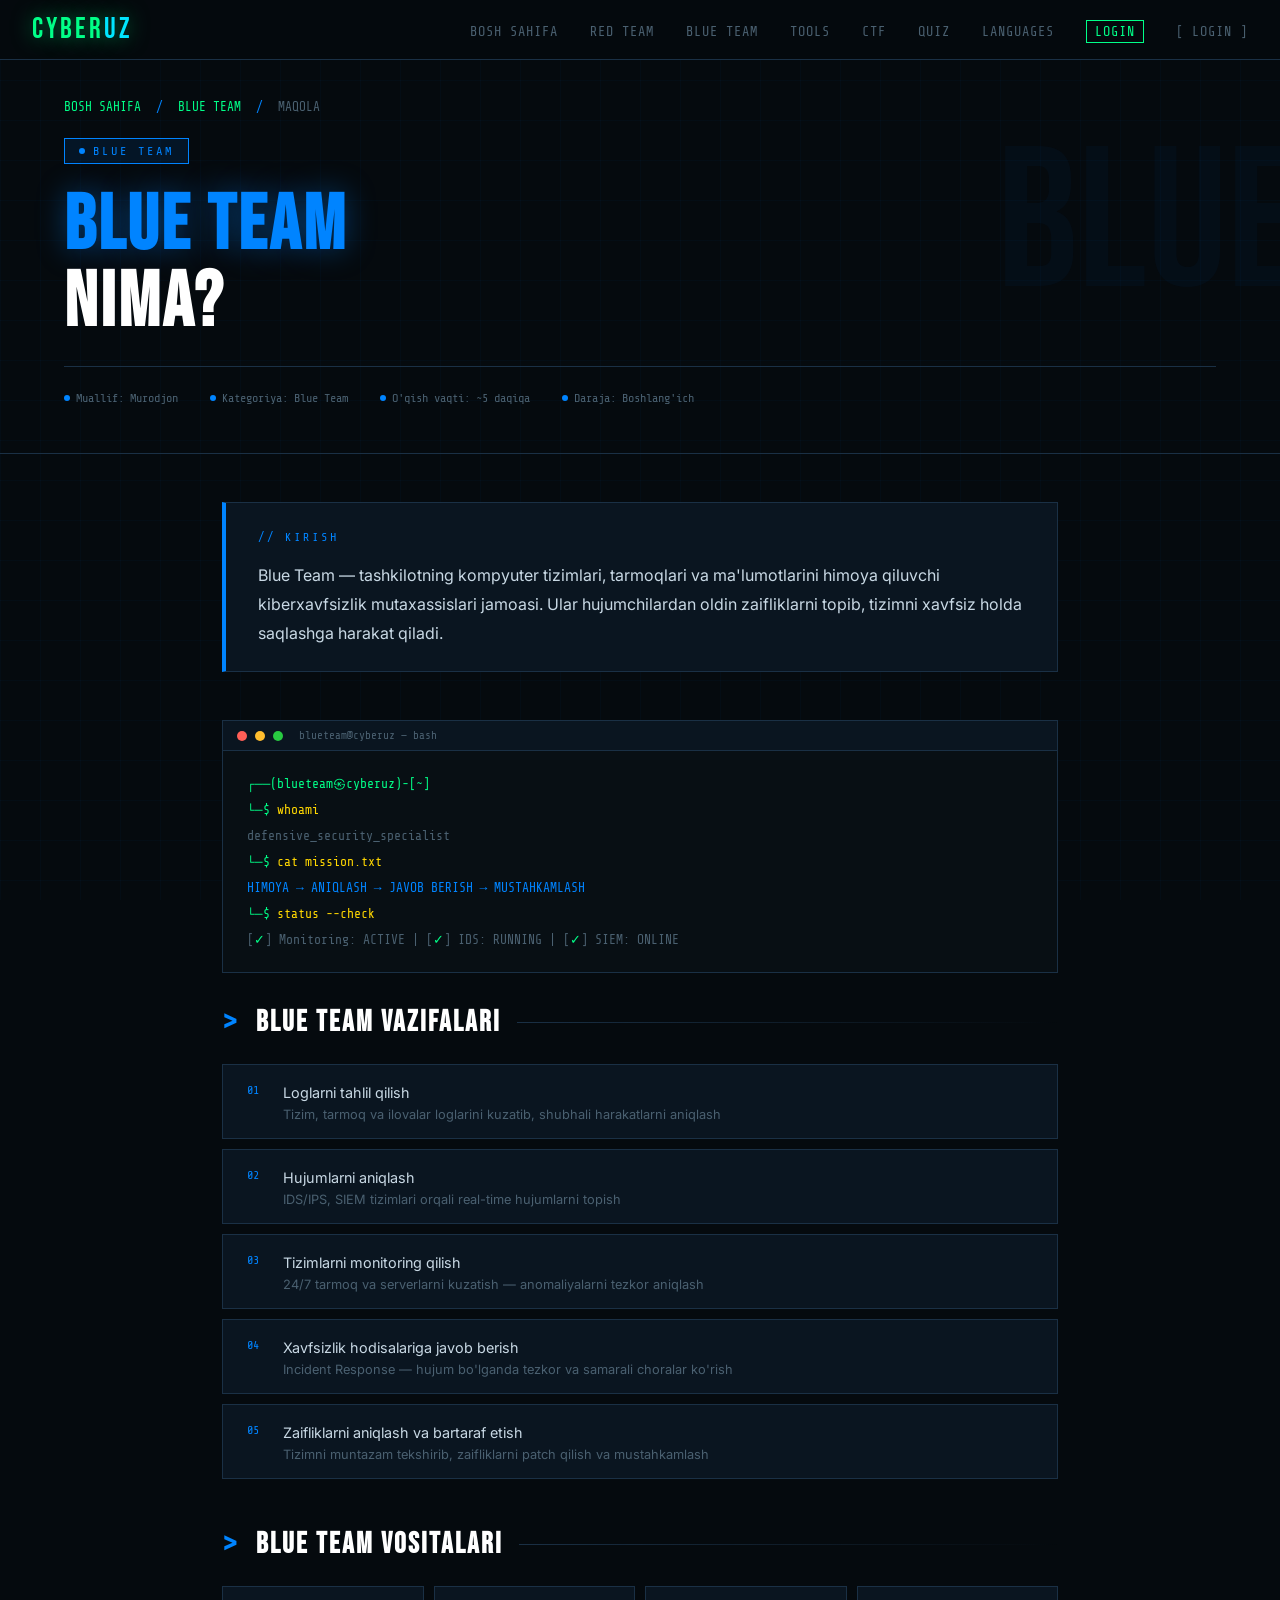
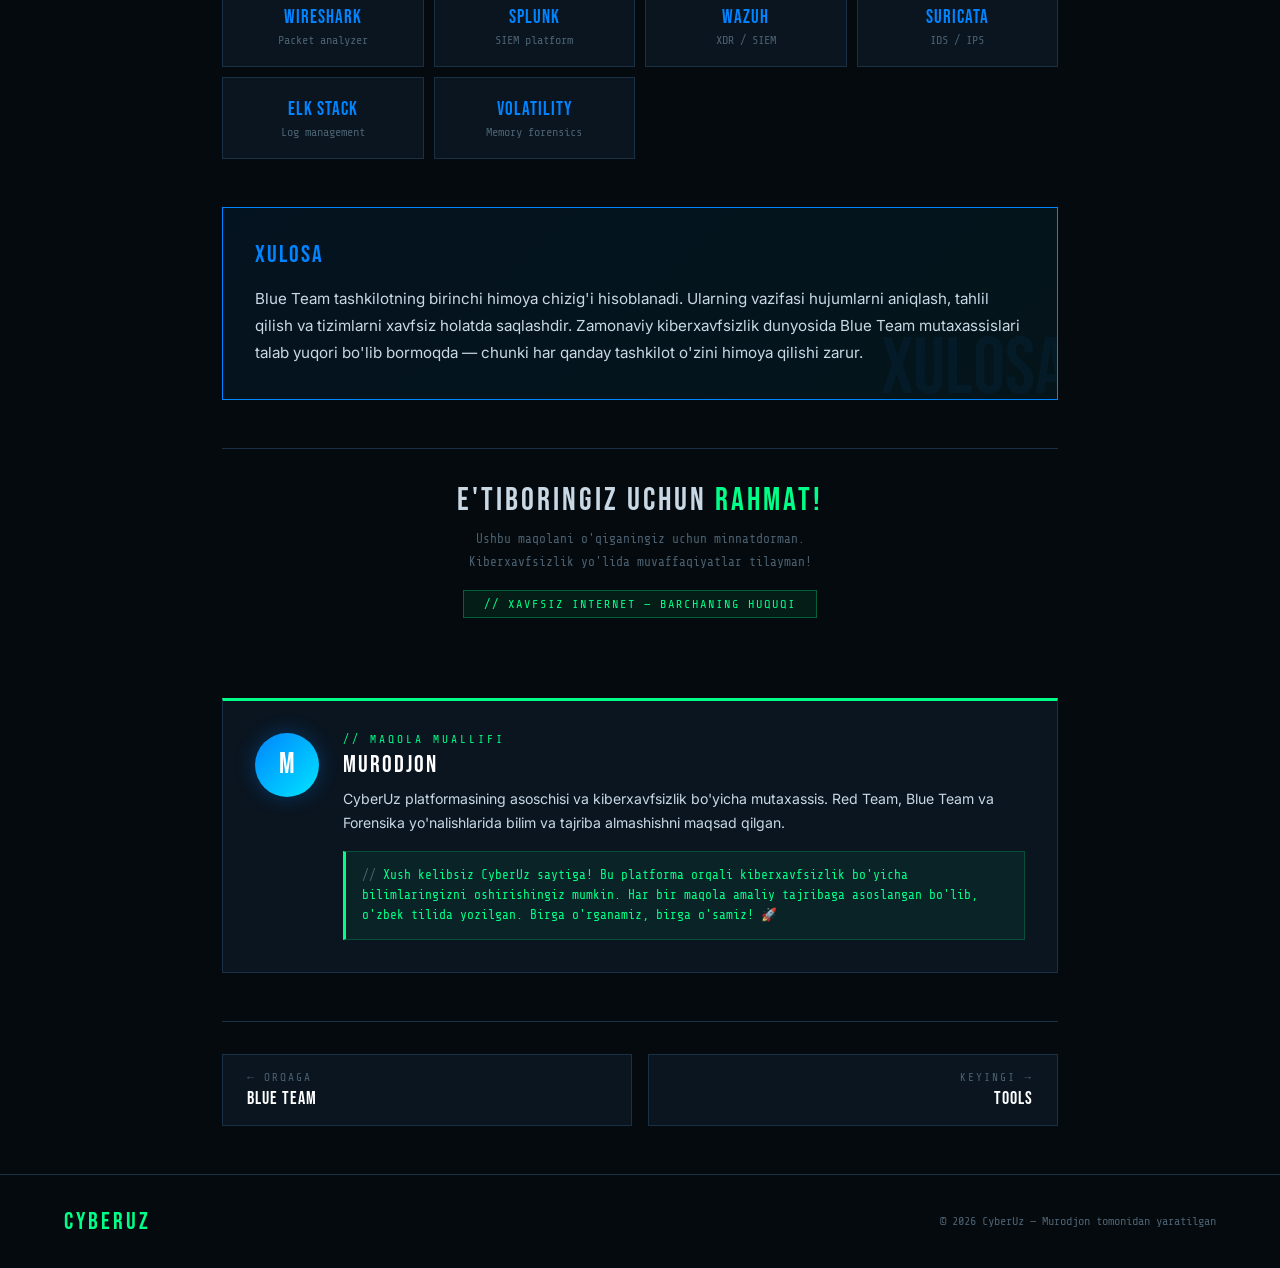
<file: blue-team-article.html>
<!DOCTYPE html>
<html lang="uz">
<head>
<meta charset="UTF-8">
<meta name="viewport" content="width=device-width, initial-scale=1.0">
<title>Blue Team Nima? — CyberUz</title>
<link href="https://fonts.googleapis.com/css2?family=Share+Tech+Mono&family=Bebas+Neue&family=Inter:wght@300;400;600&display=swap" rel="stylesheet">
<style>
:root {
  --bg: #050a0e;
  --bg2: #0a1520;
  --blue: #0084ff;
  --green: #00ff88;
  --cyan: #00e5ff;
  --text: #c8d8e4;
  --muted: #4a6070;
  --border: #1a3045;
  --mono: 'Share Tech Mono', monospace;
}
* { margin: 0; padding: 0; box-sizing: border-box; }
body { background: var(--bg); color: var(--text); font-family: 'Inter', sans-serif; overflow-x: hidden; }
body::before {
  content: '';
  position: fixed; inset: 0;
  background-image: linear-gradient(rgba(0,132,255,0.03) 1px, transparent 1px), linear-gradient(90deg, rgba(0,132,255,0.03) 1px, transparent 1px);
  background-size: 40px 40px;
  pointer-events: none; z-index: 0;
}
nav {
  position: fixed; top: 0; left: 0; right: 0; z-index: 100;
  background: rgba(5,10,14,0.95);
  backdrop-filter: blur(12px);
  border-bottom: 1px solid var(--border);
  padding: 0 2rem; height: 60px;
  display: flex; align-items: center; justify-content: space-between;
}
.logo { font-family: 'Bebas Neue', sans-serif; font-size: 1.8rem; letter-spacing: 3px; color: var(--green); text-decoration: none; text-shadow: 0 0 20px rgba(0,255,136,0.5); }
.logo span { color: var(--cyan); }
.nav-links { display: flex; gap: 2rem; list-style: none; }
.nav-links a { font-family: var(--mono); color: var(--muted); text-decoration: none; font-size: 0.85rem; letter-spacing: 1px; transition: color 0.3s; }
.nav-links a:hover { color: var(--blue); }
.nav-links a.active { color: var(--blue); }
.hero {
  position: relative; z-index: 1;
  padding: 100px 4rem 3rem;
  border-bottom: 1px solid var(--border);
  overflow: hidden;
}
.hero::after {
  content: 'BLUE';
  position: absolute; right: -20px; top: 50%;
  transform: translateY(-50%);
  font-family: 'Bebas Neue', sans-serif;
  font-size: 200px; color: rgba(0,132,255,0.04);
  pointer-events: none; line-height: 1;
}
.breadcrumb { font-family: var(--mono); font-size: 0.8rem; color: var(--muted); margin-bottom: 1.5rem; }
.breadcrumb a { color: var(--green); text-decoration: none; }
.breadcrumb span { color: var(--blue); margin: 0 8px; }
.article-badge {
  display: inline-flex; align-items: center; gap: 8px;
  background: rgba(0,132,255,0.1); border: 1px solid var(--blue);
  padding: 5px 14px; font-family: var(--mono); font-size: 0.75rem;
  color: var(--blue); letter-spacing: 3px; margin-bottom: 1.5rem;
}
.article-badge::before { content: ''; width: 6px; height: 6px; border-radius: 50%; background: var(--blue); animation: pulse 1.5s infinite; }
@keyframes pulse { 0%,100%{box-shadow:0 0 6px var(--blue)}50%{box-shadow:none} }
.hero h1 { font-family: 'Bebas Neue', sans-serif; font-size: clamp(2.5rem, 6vw, 5rem); line-height: 1; letter-spacing: 3px; margin-bottom: 1rem; }
.hero h1 .t1 { color: var(--blue); text-shadow: 0 0 30px rgba(0,132,255,0.4); display: block; }
.hero h1 .t2 { color: #fff; display: block; }
.meta {
  display: flex; gap: 2rem; flex-wrap: wrap;
  font-family: var(--mono); font-size: 0.75rem; color: var(--muted);
  margin-top: 1.5rem; padding-top: 1.5rem; border-top: 1px solid var(--border);
}
.meta-item { display: flex; align-items: center; gap: 6px; }
.meta-dot { width: 6px; height: 6px; border-radius: 50%; background: var(--blue); }
.main { position: relative; z-index: 1; max-width: 900px; margin: 0 auto; padding: 3rem 2rem; }
.intro-box {
  background: var(--bg2);
  border: 1px solid var(--border);
  border-left: 4px solid var(--blue);
  padding: 1.5rem 2rem;
  margin-bottom: 3rem;
  font-size: 1rem;
  color: var(--text);
  line-height: 1.8;
}
.intro-box::before {
  content: '// KIRISH';
  display: block;
  font-family: var(--mono);
  font-size: 0.75rem;
  color: var(--blue);
  letter-spacing: 3px;
  margin-bottom: 0.8rem;
}
.section { margin-bottom: 3rem; }
.section-title {
  font-family: 'Bebas Neue', sans-serif;
  font-size: 1.8rem;
  letter-spacing: 2px;
  color: #fff;
  margin-bottom: 1.5rem;
  display: flex;
  align-items: center;
  gap: 1rem;
}
.section-title::before { content: '>'; color: var(--blue); font-family: var(--mono); }
.section-title .line { flex: 1; height: 1px; background: linear-gradient(90deg, var(--border), transparent); }
.task-list { list-style: none; display: grid; gap: 10px; }
.task-item {
  background: var(--bg2);
  border: 1px solid var(--border);
  padding: 1rem 1.5rem;
  display: flex; align-items: flex-start; gap: 12px;
  transition: border-color 0.3s;
}
.task-item:hover { border-color: var(--blue); }
.task-num { font-family: var(--mono); font-size: 0.75rem; color: var(--blue); min-width: 24px; padding-top: 2px; }
.task-text { font-size: 0.9rem; color: var(--text); line-height: 1.6; }
.task-sub { font-size: 0.8rem; color: var(--muted); margin-top: 3px; }
.tools-grid { display: grid; grid-template-columns: repeat(auto-fit, minmax(160px, 1fr)); gap: 10px; }
.tool-item {
  background: var(--bg2);
  border: 1px solid var(--border);
  padding: 1.2rem;
  text-align: center;
  transition: all 0.3s;
}
.tool-item:hover { border-color: var(--blue); background: rgba(0,132,255,0.05); }
.tool-name { font-family: 'Bebas Neue', sans-serif; font-size: 1.2rem; color: var(--blue); letter-spacing: 1px; }
.tool-desc { font-size: 0.75rem; color: var(--muted); margin-top: 4px; font-family: var(--mono); }
.terminal { background: #080f14; border: 1px solid var(--border); overflow: hidden; margin: 2rem 0; }
.term-bar { background: var(--bg2); padding: 8px 14px; display: flex; align-items: center; gap: 8px; border-bottom: 1px solid var(--border); }
.dot { width: 10px; height: 10px; border-radius: 50%; }
.dot-r { background: #ff5f57; }
.dot-y { background: #ffbd2e; }
.dot-g { background: #28ca41; }
.term-title { font-family: var(--mono); font-size: 11px; color: var(--muted); margin-left: 8px; }
.term-body { padding: 1.2rem 1.5rem; font-family: var(--mono); font-size: 13px; line-height: 2; }
.t-p { color: var(--green); }
.t-c { color: #ffd700; }
.t-o { color: var(--muted); }
.t-b { color: var(--blue); }
.xulosa {
  background: linear-gradient(135deg, rgba(0,132,255,0.08), rgba(0,229,255,0.05));
  border: 1px solid var(--blue);
  padding: 2rem; margin: 3rem 0;
  position: relative; overflow: hidden;
}
.xulosa::before {
  content: 'XULOSA';
  font-family: 'Bebas Neue', sans-serif;
  font-size: 80px; color: rgba(0,132,255,0.06);
  position: absolute; right: -10px; bottom: -10px;
  line-height: 1; pointer-events: none;
}
.xulosa-title { font-family: 'Bebas Neue', sans-serif; font-size: 1.5rem; color: var(--blue); letter-spacing: 2px; margin-bottom: 1rem; }
.xulosa p { font-size: 0.95rem; color: var(--text); line-height: 1.8; }
.author-card {
  background: var(--bg2); border: 1px solid var(--border);
  border-top: 3px solid var(--green);
  padding: 2rem; margin-top: 3rem;
  display: flex; gap: 1.5rem; align-items: flex-start;
}
.author-avatar {
  width: 64px; height: 64px; border-radius: 50%;
  background: linear-gradient(135deg, var(--blue), var(--cyan));
  display: flex; align-items: center; justify-content: center;
  font-family: 'Bebas Neue', sans-serif; font-size: 1.8rem; color: #fff;
  flex-shrink: 0; box-shadow: 0 0 20px rgba(0,132,255,0.3);
}
.author-info { flex: 1; }
.author-tag { font-family: var(--mono); font-size: 0.7rem; color: var(--green); letter-spacing: 3px; margin-bottom: 4px; }
.author-name { font-family: 'Bebas Neue', sans-serif; font-size: 1.5rem; color: #fff; letter-spacing: 2px; margin-bottom: 8px; }
.author-bio { font-size: 0.88rem; color: var(--text); line-height: 1.7; margin-bottom: 1rem; }
.author-welcome {
  background: rgba(0,255,136,0.06);
  border: 1px solid rgba(0,255,136,0.2);
  border-left: 3px solid var(--green);
  padding: 0.8rem 1rem;
  font-family: var(--mono); font-size: 0.8rem; color: var(--green); line-height: 1.6;
}
.author-welcome::before { content: '// '; color: var(--muted); }
.thanks { text-align: center; padding: 2rem; border-top: 1px solid var(--border); margin-top: 2rem; }
.thanks-title { font-family: 'Bebas Neue', sans-serif; font-size: 2rem; letter-spacing: 3px; margin-bottom: 0.5rem; }
.thanks-title span { color: var(--green); }
.thanks p { font-family: var(--mono); font-size: 0.8rem; color: var(--muted); line-height: 1.8; }
.thanks-badge {
  display: inline-block; margin-top: 1rem;
  background: rgba(0,255,136,0.08); border: 1px solid rgba(0,255,136,0.3);
  padding: 6px 20px; font-family: var(--mono); font-size: 0.75rem; color: var(--green); letter-spacing: 2px;
}
.nav-btns { display: flex; justify-content: space-between; gap: 1rem; margin-top: 3rem; padding-top: 2rem; border-top: 1px solid var(--border); }
.nav-btn { flex: 1; background: var(--bg2); border: 1px solid var(--border); padding: 1rem 1.5rem; text-decoration: none; transition: all 0.3s; display: flex; flex-direction: column; gap: 4px; }
.nav-btn:hover { border-color: var(--blue); }
.nav-btn-label { font-family: var(--mono); font-size: 0.7rem; color: var(--muted); letter-spacing: 2px; }
.nav-btn-title { font-family: 'Bebas Neue', sans-serif; font-size: 1.1rem; color: #fff; letter-spacing: 1px; }
footer { position: relative; z-index: 1; border-top: 1px solid var(--border); padding: 2rem 4rem; display: flex; align-items: center; justify-content: space-between; flex-wrap: wrap; gap: 1rem; }
.footer-logo { font-family: 'Bebas Neue', sans-serif; font-size: 1.5rem; color: var(--green); letter-spacing: 3px; text-decoration: none; }
.footer-copy { font-family: var(--mono); font-size: 0.75rem; color: var(--muted); }
@media (max-width: 768px) {
  nav { padding: 0 1rem; }
  .nav-links { display: none; }
  .hero { padding: 80px 1rem 2rem; }
  .main { padding: 2rem 1rem; }
  .author-card { flex-direction: column; }
  footer { padding: 2rem 1rem; flex-direction: column; text-align: center; }
}
</style>
</head>
<body>
<nav>
  <a href="index.html" class="logo">Cyber<span>Uz</span></a>
  <ul class="nav-links">
    <li><a href="index.html">BOSH SAHIFA</a></li>
    <li><a href="red-team.html">RED TEAM</a></li>
<li><a href="blue-team.html">BLUE TEAM</a></li>
<li><a href="tools.html">TOOLS</a></li>
<li><a href="ctf.html">CTF</a></li>
<li><a href="/quiz.html">QUIZ</a></li>
    <li><a href="languages.html">LANGUAGES</a></li>
<li><a href="login.html" style="color:var(--green);border:1px solid var(--green);padding:3px 8px;">LOGIN</a></li>
<li><a href="login.html">[ LOGIN ]</a></li>
</ul>
</nav>
<section class="hero">
  <div class="breadcrumb">
    <a href="index.html">BOSH SAHIFA</a>
    <span>/</span>
    <a href="blue-team.html">BLUE TEAM</a>
    <span>/</span>
    MAQOLA
  </div>
  <div class="article-badge">BLUE TEAM</div>
  <h1>
    <span class="t1">BLUE TEAM</span>
    <span class="t2">NIMA?</span>
  </h1>
  <div class="meta">
    <div class="meta-item"><div class="meta-dot"></div> Muallif: Murodjon</div>
    <div class="meta-item"><div class="meta-dot"></div> Kategoriya: Blue Team</div>
    <div class="meta-item"><div class="meta-dot"></div> O'qish vaqti: ~5 daqiqa</div>
    <div class="meta-item"><div class="meta-dot"></div> Daraja: Boshlang'ich</div>
  </div>
</section>
<div class="main">
  <div class="intro-box">
    Blue Team — tashkilotning kompyuter tizimlari, tarmoqlari va ma'lumotlarini himoya qiluvchi kiberxavfsizlik mutaxassislari jamoasi. Ular hujumchilardan oldin zaifliklarni topib, tizimni xavfsiz holda saqlashga harakat qiladi.
  </div>
  <div class="terminal">
    <div class="term-bar">
      <div class="dot dot-r"></div>
      <div class="dot dot-y"></div>
      <div class="dot dot-g"></div>
      <span class="term-title">blueteam@cyberuz — bash</span>
    </div>
    <div class="term-body">
      <div><span class="t-p">┌──(blueteam㉿cyberuz)-[~]</span></div>
      <div><span class="t-p">└─$</span> <span class="t-c">whoami</span></div>
      <div><span class="t-o">defensive_security_specialist</span></div>
      <div><span class="t-p">└─$</span> <span class="t-c">cat mission.txt</span></div>
      <div><span class="t-b">HIMOYA → ANIQLASH → JAVOB BERISH → MUSTAHKAMLASH</span></div>
      <div><span class="t-p">└─$</span> <span class="t-c">status --check</span></div>
      <div><span class="t-o">[<span style="color:#00ff88">✓</span>] Monitoring: ACTIVE | [<span style="color:#00ff88">✓</span>] IDS: RUNNING | [<span style="color:#00ff88">✓</span>] SIEM: ONLINE</span></div>
    </div>
  </div>
  <div class="section">
    <h2 class="section-title">BLUE TEAM VAZIFALARI <div class="line"></div></h2>
    <ul class="task-list">
      <li class="task-item">
        <span class="task-num">01</span>
        <div>
          <div class="task-text">Loglarni tahlil qilish</div>
          <div class="task-sub">Tizim, tarmoq va ilovalar loglarini kuzatib, shubhali harakatlarni aniqlash</div>
        </div>
      </li>
      <li class="task-item">
        <span class="task-num">02</span>
        <div>
          <div class="task-text">Hujumlarni aniqlash</div>
          <div class="task-sub">IDS/IPS, SIEM tizimlari orqali real-time hujumlarni topish</div>
        </div>
      </li>
      <li class="task-item">
        <span class="task-num">03</span>
        <div>
          <div class="task-text">Tizimlarni monitoring qilish</div>
          <div class="task-sub">24/7 tarmoq va serverlarni kuzatish — anomaliyalarni tezkor aniqlash</div>
        </div>
      </li>
      <li class="task-item">
        <span class="task-num">04</span>
        <div>
          <div class="task-text">Xavfsizlik hodisalariga javob berish</div>
          <div class="task-sub">Incident Response — hujum bo'lganda tezkor va samarali choralar ko'rish</div>
        </div>
      </li>
      <li class="task-item">
        <span class="task-num">05</span>
        <div>
          <div class="task-text">Zaifliklarni aniqlash va bartaraf etish</div>
          <div class="task-sub">Tizimni muntazam tekshirib, zaifliklarni patch qilish va mustahkamlash</div>
        </div>
      </li>
    </ul>
  </div>
  <div class="section">
    <h2 class="section-title">BLUE TEAM VOSITALARI <div class="line"></div></h2>
    <div class="tools-grid">
      <div class="tool-item"><div class="tool-name">WIRESHARK</div><div class="tool-desc">Packet analyzer</div></div>
      <div class="tool-item"><div class="tool-name">SPLUNK</div><div class="tool-desc">SIEM platform</div></div>
      <div class="tool-item"><div class="tool-name">WAZUH</div><div class="tool-desc">XDR / SIEM</div></div>
      <div class="tool-item"><div class="tool-name">SURICATA</div><div class="tool-desc">IDS / IPS</div></div>
      <div class="tool-item"><div class="tool-name">ELK STACK</div><div class="tool-desc">Log management</div></div>
      <div class="tool-item"><div class="tool-name">VOLATILITY</div><div class="tool-desc">Memory forensics</div></div>
    </div>
  </div>
  <div class="xulosa">
    <div class="xulosa-title">XULOSA</div>
    <p>Blue Team tashkilotning birinchi himoya chizig'i hisoblanadi. Ularning vazifasi hujumlarni aniqlash, tahlil qilish va tizimlarni xavfsiz holatda saqlashdir. Zamonaviy kiberxavfsizlik dunyosida Blue Team mutaxassislari talab yuqori bo'lib bormoqda — chunki har qanday tashkilot o'zini himoya qilishi zarur.</p>
  </div>
  <div class="thanks">
    <div class="thanks-title">E'TIBORINGIZ UCHUN <span>RAHMAT!</span></div>
    <p>Ushbu maqolani o'qiganingiz uchun minnatdorman.<br>Kiberxavfsizlik yo'lida muvaffaqiyatlar tilayman!</p>
    <div class="thanks-badge">// XAVFSIZ INTERNET — BARCHANING HUQUQI</div>
  </div>
  <div class="author-card">
    <div class="author-avatar">M</div>
    <div class="author-info">
      <div class="author-tag">// MAQOLA MUALLIFI</div>
      <div class="author-name">MURODJON</div>
      <div class="author-bio">CyberUz platformasining asoschisi va kiberxavfsizlik bo'yicha mutaxassis. Red Team, Blue Team va Forensika yo'nalishlarida bilim va tajriba almashishni maqsad qilgan.</div>
      <div class="author-welcome">Xush kelibsiz CyberUz saytiga! Bu platforma orqali kiberxavfsizlik bo'yicha bilimlaringizni oshirishingiz mumkin. Har bir maqola amaliy tajribaga asoslangan bo'lib, o'zbek tilida yozilgan. Birga o'rganamiz, birga o'samiz! 🚀</div>
    </div>
  </div>
  <div class="nav-btns">
    <a href="blue-team.html" class="nav-btn">
      <span class="nav-btn-label">← ORQAGA</span>
      <span class="nav-btn-title">BLUE TEAM</span>
    </a>
    <a href="tools.html" class="nav-btn" style="text-align:right">
      <span class="nav-btn-label">KEYINGI →</span>
      <span class="nav-btn-title">TOOLS</span>
    </a>
  </div>
</div>
<footer>
  <a href="index.html" class="footer-logo">CYBERUZ</a>
  <div class="footer-copy">© 2026 CyberUz — Murodjon tomonidan yaratilgan</div>
</footer>
</body>
</html>
</file>
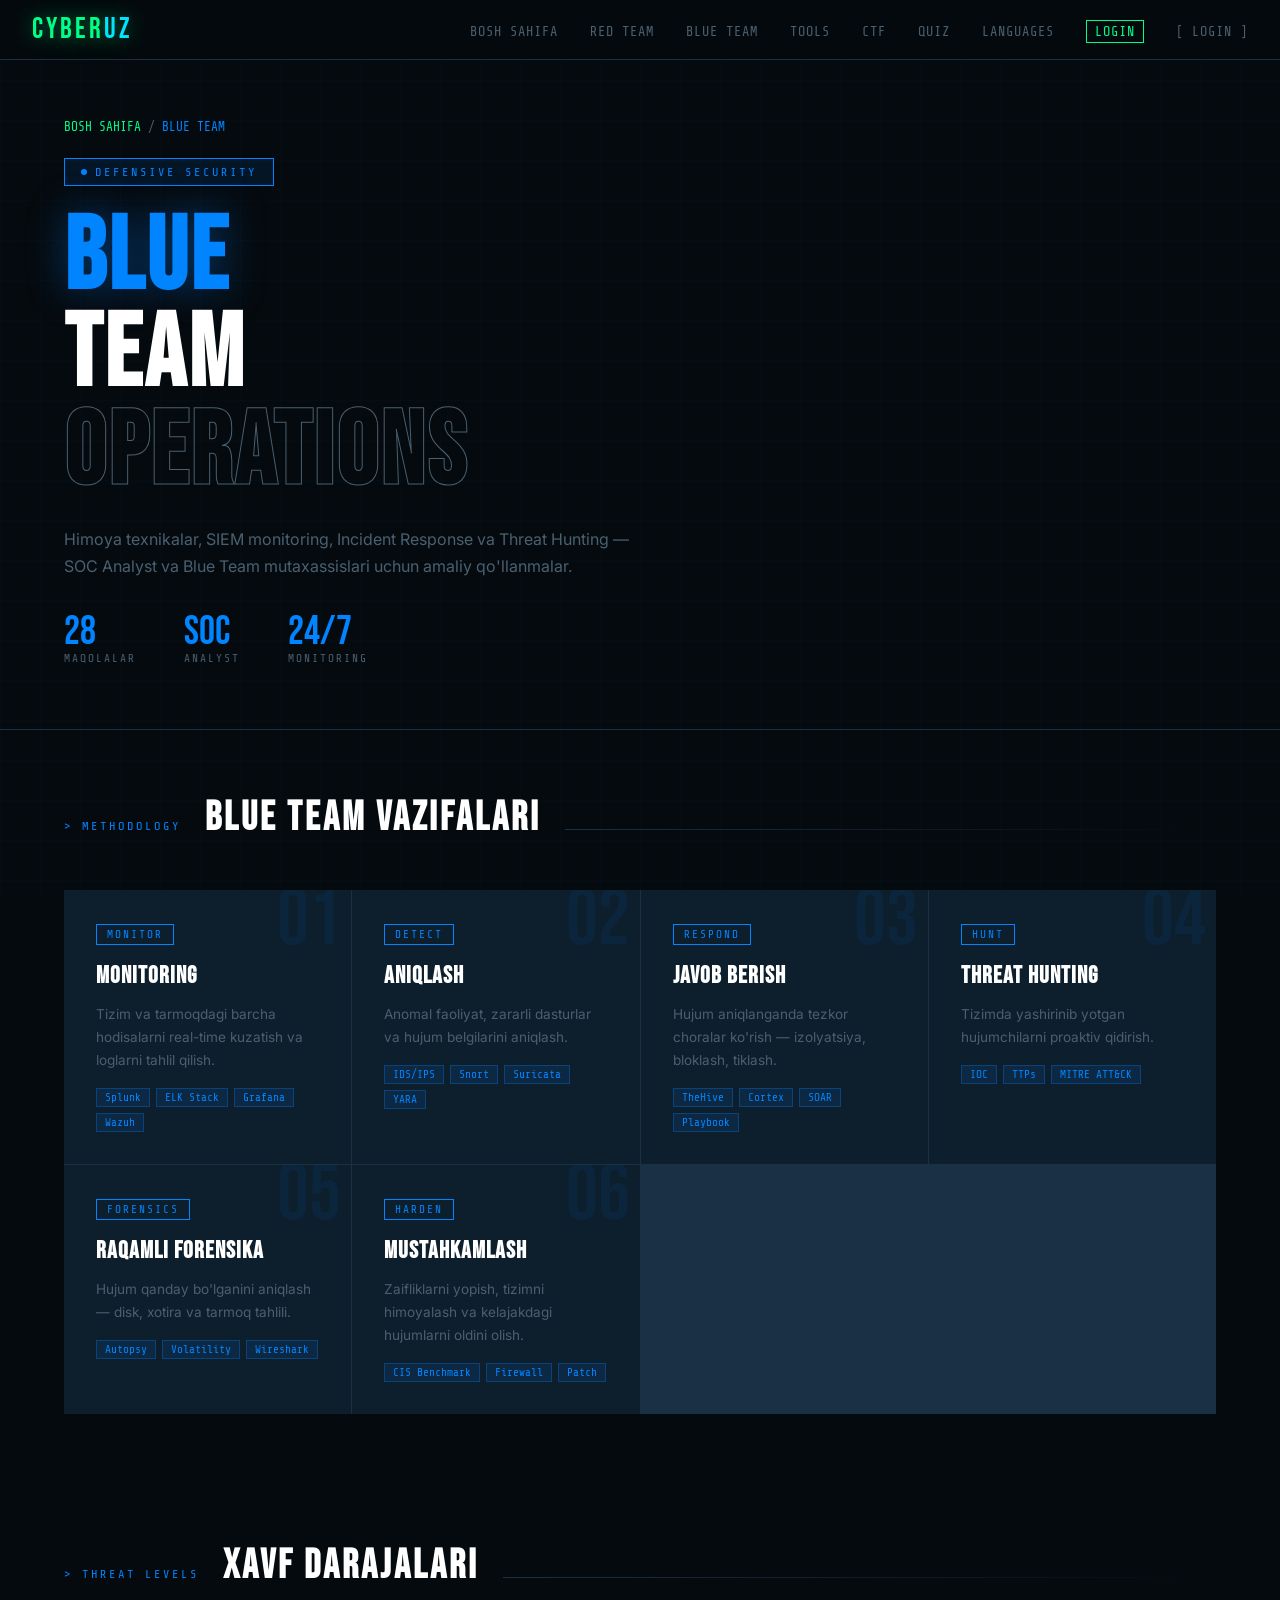
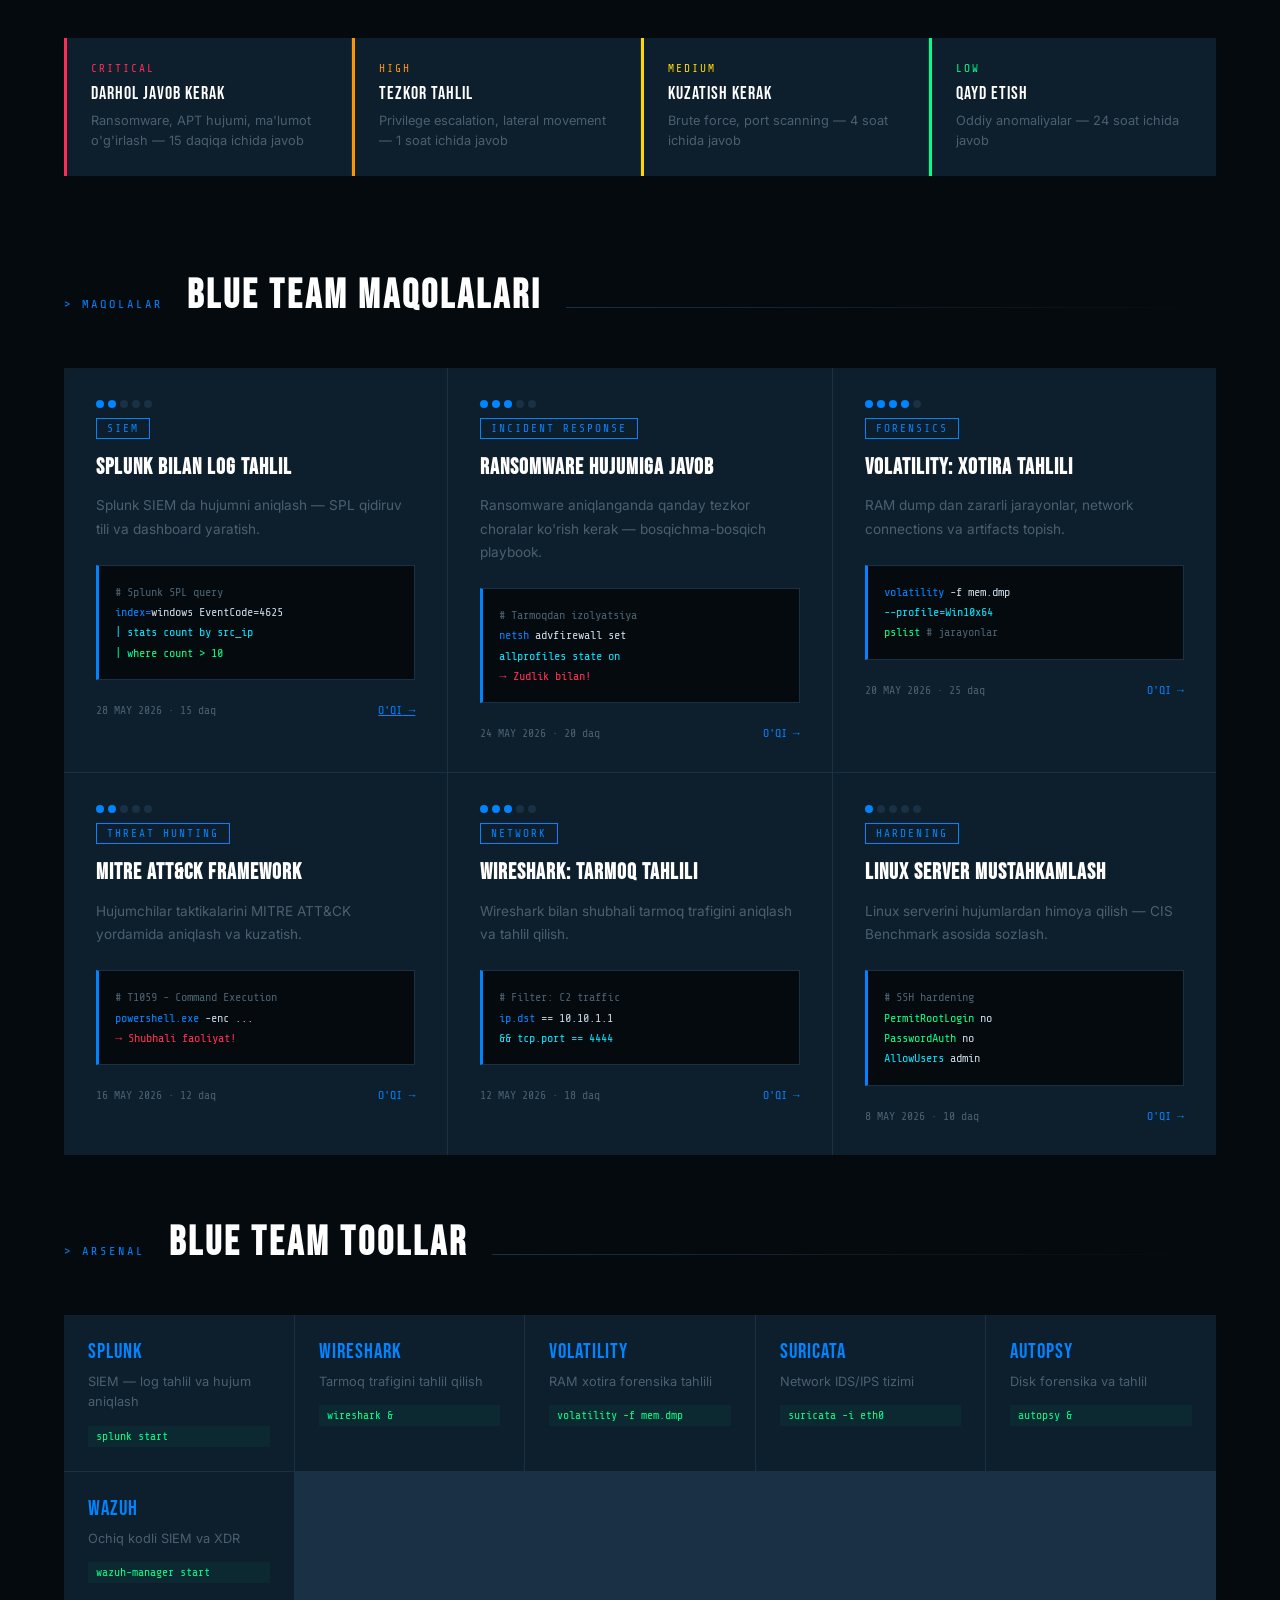
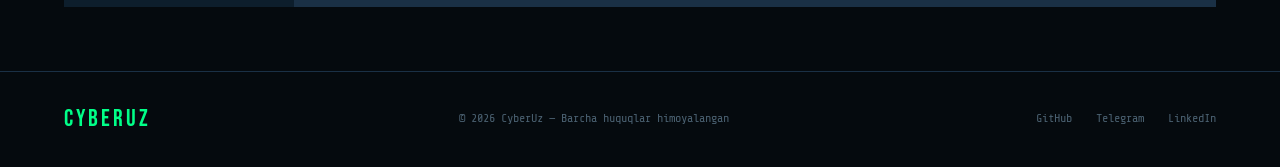
<file: blue-team.html>
<!DOCTYPE html>
<html lang="uz">
<head>
  <meta charset="UTF-8"/>
  <meta name="viewport" content="width=device-width, initial-scale=1.0"/>
  <title>Blue Team — CyberUz</title>
  <link href="https://fonts.googleapis.com/css2?family=Share+Tech+Mono&family=Bebas+Neue&family=Inter:wght@300;400;600&display=swap" rel="stylesheet"/>
  <style>
    :root {
      --bg: #050a0e;
      --bg2: #0a1520;
      --green: #00ff88;
      --cyan: #00e5ff;
      --blue: #0084ff;
      --red: #ff2d55;
      --text: #c8d8e4;
      --muted: #4a6070;
      --card: #0d1e2c;
      --border: #1a3045;
    }

    * { margin: 0; padding: 0; box-sizing: border-box; }

    body {
      background: var(--bg);
      color: var(--text);
      font-family: 'Inter', sans-serif;
      overflow-x: hidden;
    }

    body::before {
      content: '';
      position: fixed;
      inset: 0;
      background-image:
        linear-gradient(rgba(0,132,255,0.03) 1px, transparent 1px),
        linear-gradient(90deg, rgba(0,132,255,0.03) 1px, transparent 1px);
      background-size: 40px 40px;
      pointer-events: none;
      z-index: 0;
    }

    /* NAV */
    nav {
      position: fixed;
      top: 0; left: 0; right: 0;
      z-index: 100;
      background: rgba(5,10,14,0.95);
      backdrop-filter: blur(12px);
      border-bottom: 1px solid var(--border);
      padding: 0 2rem;
      height: 60px;
      display: flex;
      align-items: center;
      justify-content: space-between;
    }

    .logo {
      font-family: 'Bebas Neue', sans-serif;
      font-size: 1.8rem;
      letter-spacing: 3px;
      color: var(--green);
      text-decoration: none;
      text-shadow: 0 0 20px rgba(0,255,136,0.5);
    }

    .logo span { color: var(--cyan); }

    .nav-links {
      display: flex;
      gap: 2rem;
      list-style: none;
    }

    .nav-links a {
      font-family: 'Share Tech Mono', monospace;
      color: var(--muted);
      text-decoration: none;
      font-size: 0.85rem;
      letter-spacing: 1px;
      transition: color 0.3s;
    }

    .nav-links a:hover { color: var(--blue); }
    .nav-links a.active { color: var(--blue); }

    /* HERO */
    .hero {
      position: relative;
      z-index: 1;
      padding: 120px 4rem 4rem;
      border-bottom: 1px solid var(--border);
    }

    .breadcrumb {
      font-family: 'Share Tech Mono', monospace;
      font-size: 0.8rem;
      color: var(--muted);
      margin-bottom: 1.5rem;
      opacity: 0;
      animation: fadeUp 0.5s 0.1s forwards;
    }

    .breadcrumb a { color: var(--green); text-decoration: none; }
    .breadcrumb span { color: var(--blue); }

    .hero-badge {
      display: inline-flex;
      align-items: center;
      gap: 8px;
      background: rgba(0,132,255,0.1);
      border: 1px solid var(--blue);
      padding: 6px 16px;
      font-family: 'Share Tech Mono', monospace;
      font-size: 0.75rem;
      color: var(--blue);
      letter-spacing: 3px;
      margin-bottom: 1.5rem;
      opacity: 0;
      animation: fadeUp 0.5s 0.2s forwards;
    }

    .hero-badge::before {
      content: '';
      width: 6px; height: 6px;
      border-radius: 50%;
      background: var(--blue);
      animation: pulse-blue 1.5s infinite;
    }

    @keyframes pulse-blue {
      0%, 100% { box-shadow: 0 0 6px var(--blue); }
      50% { box-shadow: none; }
    }

    .hero h1 {
      font-family: 'Bebas Neue', sans-serif;
      font-size: clamp(3.5rem, 8vw, 7rem);
      line-height: 0.95;
      letter-spacing: 3px;
      margin-bottom: 1.5rem;
      opacity: 0;
      animation: fadeUp 0.5s 0.3s forwards;
    }

    .hero h1 .t1 { color: var(--blue); text-shadow: 0 0 40px rgba(0,132,255,0.4); }
    .hero h1 .t2 { color: #fff; }
    .hero h1 .t3 { color: transparent; -webkit-text-stroke: 1px var(--muted); }

    .hero-desc {
      max-width: 600px;
      font-size: 1rem;
      color: var(--muted);
      line-height: 1.7;
      margin-bottom: 2rem;
      opacity: 0;
      animation: fadeUp 0.5s 0.4s forwards;
    }

    .hero-stats {
      display: flex;
      gap: 3rem;
      opacity: 0;
      animation: fadeUp 0.5s 0.5s forwards;
    }

    .h-stat-num {
      font-family: 'Bebas Neue', sans-serif;
      font-size: 2.5rem;
      color: var(--blue);
      line-height: 1;
    }

    .h-stat-label {
      font-family: 'Share Tech Mono', monospace;
      font-size: 0.7rem;
      color: var(--muted);
      letter-spacing: 2px;
    }

    /* SECTION */
    .section {
      position: relative;
      z-index: 1;
      padding: 4rem;
    }

    .section-header {
      display: flex;
      align-items: baseline;
      gap: 1.5rem;
      margin-bottom: 3rem;
    }

    .section-title {
      font-family: 'Bebas Neue', sans-serif;
      font-size: 2.5rem;
      letter-spacing: 3px;
      color: #fff;
    }

    .section-tag {
      font-family: 'Share Tech Mono', monospace;
      font-size: 0.75rem;
      color: var(--blue);
      letter-spacing: 3px;
    }

    .section-line {
      flex: 1;
      height: 1px;
      background: linear-gradient(90deg, var(--border), transparent);
    }

    /* STEPS */
    .steps {
      display: grid;
      grid-template-columns: repeat(auto-fit, minmax(280px, 1fr));
      gap: 1px;
      background: var(--border);
      margin-bottom: 4rem;
    }

    .step {
      background: var(--card);
      padding: 2rem;
      position: relative;
      overflow: hidden;
      transition: background 0.3s;
    }

    .step:hover { background: #0f2335; }

    .step-num {
      font-family: 'Bebas Neue', sans-serif;
      font-size: 5rem;
      color: rgba(0,132,255,0.08);
      position: absolute;
      top: -10px; right: 10px;
      line-height: 1;
      pointer-events: none;
    }

    .step-icon {
      font-family: 'Share Tech Mono', monospace;
      font-size: 0.7rem;
      color: var(--blue);
      letter-spacing: 2px;
      border: 1px solid var(--blue);
      padding: 3px 10px;
      display: inline-block;
      margin-bottom: 1rem;
    }

    .step-title {
      font-family: 'Bebas Neue', sans-serif;
      font-size: 1.5rem;
      color: #fff;
      letter-spacing: 1px;
      margin-bottom: 0.8rem;
    }

    .step-desc {
      font-size: 0.85rem;
      color: var(--muted);
      line-height: 1.7;
      margin-bottom: 1rem;
    }

    .step-tools {
      display: flex;
      flex-wrap: wrap;
      gap: 6px;
    }

    .tool-tag {
      font-family: 'Share Tech Mono', monospace;
      font-size: 0.7rem;
      padding: 2px 8px;
      background: rgba(0,132,255,0.1);
      color: var(--blue);
      border: 1px solid rgba(0,132,255,0.3);
    }

    /* ARTICLES */
    .articles-grid {
      display: grid;
      grid-template-columns: repeat(auto-fit, minmax(320px, 1fr));
      gap: 1px;
      background: var(--border);
    }

    .article-card {
      background: var(--card);
      padding: 2rem;
      cursor: pointer;
      transition: background 0.3s;
      position: relative;
      overflow: hidden;
    }

    .article-card::after {
      content: '';
      position: absolute;
      bottom: 0; left: 0; right: 0;
      height: 2px;
      background: var(--blue);
      transform: scaleX(0);
      transition: transform 0.3s;
    }

    .article-card:hover { background: #0f2335; }
    .article-card:hover::after { transform: scaleX(1); }

    .article-tag {
      font-family: 'Share Tech Mono', monospace;
      font-size: 0.7rem;
      letter-spacing: 2px;
      padding: 3px 10px;
      border: 1px solid var(--blue);
      color: var(--blue);
      display: inline-block;
      margin-bottom: 1rem;
    }

    .article-title {
      font-family: 'Bebas Neue', sans-serif;
      font-size: 1.4rem;
      color: #fff;
      letter-spacing: 1px;
      line-height: 1.2;
      margin-bottom: 0.8rem;
    }

    .article-desc {
      font-size: 0.85rem;
      color: var(--muted);
      line-height: 1.7;
      margin-bottom: 1.5rem;
    }

    .code-snippet {
      background: #050a0e;
      border: 1px solid var(--border);
      border-left: 3px solid var(--blue);
      padding: 1rem;
      font-family: 'Share Tech Mono', monospace;
      font-size: 0.75rem;
      line-height: 1.7;
      margin-bottom: 1.5rem;
    }

    .c-blue { color: var(--blue); }
    .c-green { color: var(--green); }
    .c-cyan { color: var(--cyan); }
    .c-muted { color: var(--muted); }
    .c-red { color: var(--red); }

    .article-meta {
      display: flex;
      justify-content: space-between;
      align-items: center;
      font-family: 'Share Tech Mono', monospace;
      font-size: 0.72rem;
      color: var(--muted);
    }

    .article-read { color: var(--blue); }
    .article-read::after { content: ' →'; }

    .difficulty {
      display: flex;
      gap: 4px;
      margin-bottom: 0.5rem;
    }

    .diff-dot {
      width: 8px; height: 8px;
      border-radius: 50%;
      background: var(--border);
    }

    .diff-dot.active { background: var(--blue); }

    /* TOOLS */
    .tools-grid {
      display: grid;
      grid-template-columns: repeat(auto-fit, minmax(200px, 1fr));
      gap: 1px;
      background: var(--border);
    }

    .tool-card {
      background: var(--card);
      padding: 1.5rem;
      transition: background 0.3s;
      cursor: pointer;
    }

    .tool-card:hover { background: #0f2335; }

    .tool-name {
      font-family: 'Bebas Neue', sans-serif;
      font-size: 1.3rem;
      color: var(--blue);
      letter-spacing: 1px;
      margin-bottom: 0.5rem;
    }

    .tool-desc {
      font-size: 0.8rem;
      color: var(--muted);
      line-height: 1.6;
      margin-bottom: 0.8rem;
    }

    .tool-cmd {
      font-family: 'Share Tech Mono', monospace;
      font-size: 0.72rem;
      color: var(--green);
      background: rgba(0,255,136,0.05);
      padding: 4px 8px;
    }

    /* ALERT LEVELS */
    .alert-grid {
      display: grid;
      grid-template-columns: repeat(auto-fit, minmax(250px, 1fr));
      gap: 1px;
      background: var(--border);
      margin-bottom: 2rem;
    }

    .alert-card {
      background: var(--card);
      padding: 1.5rem;
      border-left: 3px solid;
    }

    .alert-card.critical { border-color: var(--red); }
    .alert-card.high { border-color: #ff9500; }
    .alert-card.medium { border-color: #ffd60a; }
    .alert-card.low { border-color: var(--green); }

    .alert-level {
      font-family: 'Share Tech Mono', monospace;
      font-size: 0.7rem;
      letter-spacing: 2px;
      margin-bottom: 0.5rem;
    }

    .alert-card.critical .alert-level { color: var(--red); }
    .alert-card.high .alert-level { color: #ff9500; }
    .alert-card.medium .alert-level { color: #ffd60a; }
    .alert-card.low .alert-level { color: var(--green); }

    .alert-title {
      font-family: 'Bebas Neue', sans-serif;
      font-size: 1.1rem;
      color: #fff;
      letter-spacing: 1px;
      margin-bottom: 0.4rem;
    }

    .alert-desc {
      font-size: 0.8rem;
      color: var(--muted);
      line-height: 1.6;
    }

    /* FOOTER */
    footer {
      position: relative;
      z-index: 1;
      border-top: 1px solid var(--border);
      padding: 2rem 4rem;
      display: flex;
      align-items: center;
      justify-content: space-between;
    }

    .footer-logo {
      font-family: 'Bebas Neue', sans-serif;
      font-size: 1.5rem;
      color: var(--green);
      letter-spacing: 3px;
      text-decoration: none;
    }

    .footer-copy {
      font-family: 'Share Tech Mono', monospace;
      font-size: 0.75rem;
      color: var(--muted);
    }

    .footer-links {
      display: flex;
      gap: 1.5rem;
    }

    .footer-links a {
      font-family: 'Share Tech Mono', monospace;
      font-size: 0.75rem;
      color: var(--muted);
      text-decoration: none;
      transition: color 0.3s;
    }

    .footer-links a:hover { color: var(--green); }

    @keyframes fadeUp {
      from { opacity: 0; transform: translateY(20px); }
      to { opacity: 1; transform: translateY(0); }
    }

    @media (max-width: 768px) {
      nav { padding: 0 1.5rem; }
      .nav-links { display: none; }
      .hero { padding: 100px 1.5rem 3rem; }
      .section { padding: 3rem 1.5rem; }
      footer { flex-direction: column; gap: 1rem; text-align: center; padding: 2rem 1.5rem; }
    }
  </style>
</head>
<body>

<!-- NAV -->
<nav>
  <a href="index.html" class="logo">Cyber<span>Uz</span></a>
  <ul class="nav-links">
  <li><a href="index.html">BOSH SAHIFA</a></li>
<li><a href="red-team.html">RED TEAM</a></li>
<li><a href="blue-team.html">BLUE TEAM</a></li>
<li><a href="tools.html">TOOLS</a></li>
<li><a href="ctf.html">CTF</a></li>
<li><a href="/quiz.html">QUIZ</a></li>
    <li><a href="languages.html">LANGUAGES</a></li>
<li><a href="login.html" style="color:var(--green);border:1px solid var(--green);padding:3px 8px;">LOGIN</a></li>
<li><a href="login.html">[ LOGIN ]</a></li>
</ul>
</nav>

<!-- HERO -->
<section class="hero">
  <div class="breadcrumb">
    <a href="index.html">BOSH SAHIFA</a> / <span>BLUE TEAM</span>
  </div>
  <div class="hero-badge">DEFENSIVE SECURITY</div>
  <h1>
    <div class="t1">BLUE</div>
    <div class="t2">TEAM</div>
    <div class="t3">OPERATIONS</div>
  </h1>
  <p class="hero-desc">
    Himoya texnikalar, SIEM monitoring, Incident Response va Threat Hunting — SOC Analyst va Blue Team mutaxassislari uchun amaliy qo'llanmalar.
  </p>
  <div class="hero-stats">
    <div>
      <div class="h-stat-num">28</div>
      <div class="h-stat-label">MAQOLALAR</div>
    </div>
    <div>
      <div class="h-stat-num">SOC</div>
      <div class="h-stat-label">ANALYST</div>
    </div>
    <div>
      <div class="h-stat-num">24/7</div>
      <div class="h-stat-label">MONITORING</div>
    </div>
  </div>
</section>

<!-- METHODOLOGY -->
<section class="section">
  <div class="section-header">
    <span class="section-tag">> METHODOLOGY</span>
    <h2 class="section-title">BLUE TEAM VAZIFALARI</h2>
    <div class="section-line"></div>
  </div>

  <div class="steps">
    <div class="step">
      <div class="step-num">01</div>
      <div class="step-icon">MONITOR</div>
      <h3 class="step-title">Monitoring</h3>
      <p class="step-desc">Tizim va tarmoqdagi barcha hodisalarni real-time kuzatish va loglarni tahlil qilish.</p>
      <div class="step-tools">
        <span class="tool-tag">Splunk</span>
        <span class="tool-tag">ELK Stack</span>
        <span class="tool-tag">Grafana</span>
        <span class="tool-tag">Wazuh</span>
      </div>
    </div>

    <div class="step">
      <div class="step-num">02</div>
      <div class="step-icon">DETECT</div>
      <h3 class="step-title">Aniqlash</h3>
      <p class="step-desc">Anomal faoliyat, zararli dasturlar va hujum belgilarini aniqlash.</p>
      <div class="step-tools">
        <span class="tool-tag">IDS/IPS</span>
        <span class="tool-tag">Snort</span>
        <span class="tool-tag">Suricata</span>
        <span class="tool-tag">YARA</span>
      </div>
    </div>

    <div class="step">
      <div class="step-num">03</div>
      <div class="step-icon">RESPOND</div>
      <h3 class="step-title">Javob Berish</h3>
      <p class="step-desc">Hujum aniqlanganda tezkor choralar ko'rish — izolyatsiya, bloklash, tiklash.</p>
      <div class="step-tools">
        <span class="tool-tag">TheHive</span>
        <span class="tool-tag">Cortex</span>
        <span class="tool-tag">SOAR</span>
        <span class="tool-tag">Playbook</span>
      </div>
    </div>

    <div class="step">
      <div class="step-num">04</div>
      <div class="step-icon">HUNT</div>
      <h3 class="step-title">Threat Hunting</h3>
      <p class="step-desc">Tizimda yashirinib yotgan hujumchilarni proaktiv qidirish.</p>
      <div class="step-tools">
        <span class="tool-tag">IOC</span>
        <span class="tool-tag">TTPs</span>
        <span class="tool-tag">MITRE ATT&CK</span>
      </div>
    </div>

    <div class="step">
      <div class="step-num">05</div>
      <div class="step-icon">FORENSICS</div>
      <h3 class="step-title">Raqamli Forensika</h3>
      <p class="step-desc">Hujum qanday bo'lganini aniqlash — disk, xotira va tarmoq tahlili.</p>
      <div class="step-tools">
        <span class="tool-tag">Autopsy</span>
        <span class="tool-tag">Volatility</span>
        <span class="tool-tag">Wireshark</span>
      </div>
    </div>

    <div class="step">
      <div class="step-num">06</div>
      <div class="step-icon">HARDEN</div>
      <h3 class="step-title">Mustahkamlash</h3>
      <p class="step-desc">Zaifliklarni yopish, tizimni himoyalash va kelajakdagi hujumlarni oldini olish.</p>
      <div class="step-tools">
        <span class="tool-tag">CIS Benchmark</span>
        <span class="tool-tag">Firewall</span>
        <span class="tool-tag">Patch</span>
      </div>
    </div>
  </div>
</section>

<!-- ALERT LEVELS -->
<section class="section" style="padding-top: 0;">
  <div class="section-header">
    <span class="section-tag">> THREAT LEVELS</span>
    <h2 class="section-title">XAVF DARAJALARI</h2>
    <div class="section-line"></div>
  </div>

  <div class="alert-grid">
    <div class="alert-card critical">
      <div class="alert-level">CRITICAL</div>
      <div class="alert-title">Darhol Javob Kerak</div>
      <div class="alert-desc">Ransomware, APT hujumi, ma'lumot o'g'irlash — 15 daqiqa ichida javob</div>
    </div>
    <div class="alert-card high">
      <div class="alert-level">HIGH</div>
      <div class="alert-title">Tezkor Tahlil</div>
      <div class="alert-desc">Privilege escalation, lateral movement — 1 soat ichida javob</div>
    </div>
    <div class="alert-card medium">
      <div class="alert-level">MEDIUM</div>
      <div class="alert-title">Kuzatish Kerak</div>
      <div class="alert-desc">Brute force, port scanning — 4 soat ichida javob</div>
    </div>
    <div class="alert-card low">
      <div class="alert-level">LOW</div>
      <div class="alert-title">Qayd Etish</div>
      <div class="alert-desc">Oddiy anomaliyalar — 24 soat ichida javob</div>
    </div>
  </div>
</section>

<!-- ARTICLES -->
<section class="section" style="padding-top: 0;">
  <div class="section-header">
    <span class="section-tag">> MAQOLALAR</span>
    <h2 class="section-title">BLUE TEAM MAQOLALARI</h2>
    <div class="section-line"></div>
  </div>

  <div class="articles-grid">

    <div class="article-card">
      <div class="difficulty">
        <div class="diff-dot active"></div>
        <div class="diff-dot active"></div>
        <div class="diff-dot"></div>
        <div class="diff-dot"></div>
        <div class="diff-dot"></div>
      </div>
      <span class="article-tag">SIEM</span>
      <h3 class="article-title">Splunk Bilan Log Tahlil</h3>
      <p class="article-desc">Splunk SIEM da hujumni aniqlash — SPL qidiruv tili va dashboard yaratish.</p>
      <div class="code-snippet">
        <span class="c-muted"># Splunk SPL query</span><br>
        <span class="c-blue">index=</span>windows EventCode=4625<br>
        <span class="c-cyan">| stats count by src_ip</span><br>
        <span class="c-green">| where count > 10</span>
      </div>
      <div class="article-meta">
        <span>28 MAY 2026 · 15 daq</span>
       <a href="blue-team-article.html" class="article-read">O'QI</a>
      </div>
    </div>

    <div class="article-card">
      <div class="difficulty">
        <div class="diff-dot active"></div>
        <div class="diff-dot active"></div>
        <div class="diff-dot active"></div>
        <div class="diff-dot"></div>
        <div class="diff-dot"></div>
      </div>
      <span class="article-tag">INCIDENT RESPONSE</span>
      <h3 class="article-title">Ransomware Hujumiga Javob</h3>
      <p class="article-desc">Ransomware aniqlanganda qanday tezkor choralar ko'rish kerak — bosqichma-bosqich playbook.</p>
      <div class="code-snippet">
        <span class="c-muted"># Tarmoqdan izolyatsiya</span><br>
        <span class="c-blue">netsh</span> advfirewall set<br>
        <span class="c-cyan">allprofiles state on</span><br>
        <span class="c-red">→ Zudlik bilan!</span>
      </div>
      <div class="article-meta">
        <span>24 MAY 2026 · 20 daq</span>
        <span class="article-read">O'QI</span>
      </div>
    </div>

    <div class="article-card">
      <div class="difficulty">
        <div class="diff-dot active"></div>
        <div class="diff-dot active"></div>
        <div class="diff-dot active"></div>
        <div class="diff-dot active"></div>
        <div class="diff-dot"></div>
      </div>
      <span class="article-tag">FORENSICS</span>
      <h3 class="article-title">Volatility: Xotira Tahlili</h3>
      <p class="article-desc">RAM dump dan zararli jarayonlar, network connections va artifacts topish.</p>
      <div class="code-snippet">
        <span class="c-blue">volatility</span> -f mem.dmp<br>
        <span class="c-cyan">--profile=Win10x64</span><br>
        <span class="c-green">pslist</span> <span class="c-muted"># jarayonlar</span>
      </div>
      <div class="article-meta">
        <span>20 MAY 2026 · 25 daq</span>
        <span class="article-read">O'QI</span>
      </div>
    </div>

    <div class="article-card">
      <div class="difficulty">
        <div class="diff-dot active"></div>
        <div class="diff-dot active"></div>
        <div class="diff-dot"></div>
        <div class="diff-dot"></div>
        <div class="diff-dot"></div>
      </div>
      <span class="article-tag">THREAT HUNTING</span>
      <h3 class="article-title">MITRE ATT&CK Framework</h3>
      <p class="article-desc">Hujumchilar taktikalarini MITRE ATT&CK yordamida aniqlash va kuzatish.</p>
      <div class="code-snippet">
        <span class="c-muted"># T1059 - Command Execution</span><br>
        <span class="c-blue">powershell.exe</span> -enc ...<br>
        <span class="c-red">→ Shubhali faoliyat!</span>
      </div>
      <div class="article-meta">
        <span>16 MAY 2026 · 12 daq</span>
        <span class="article-read">O'QI</span>
      </div>
    </div>

    <div class="article-card">
      <div class="difficulty">
        <div class="diff-dot active"></div>
        <div class="diff-dot active"></div>
        <div class="diff-dot active"></div>
        <div class="diff-dot"></div>
        <div class="diff-dot"></div>
      </div>
      <span class="article-tag">NETWORK</span>
      <h3 class="article-title">Wireshark: Tarmoq Tahlili</h3>
      <p class="article-desc">Wireshark bilan shubhali tarmoq trafigini aniqlash va tahlil qilish.</p>
      <div class="code-snippet">
        <span class="c-muted"># Filter: C2 traffic</span><br>
        <span class="c-blue">ip.dst</span> == 10.10.1.1<br>
        <span class="c-cyan">&& tcp.port == 4444</span>
      </div>
      <div class="article-meta">
        <span>12 MAY 2026 · 18 daq</span>
        <span class="article-read">O'QI</span>
      </div>
    </div>

    <div class="article-card">
      <div class="difficulty">
        <div class="diff-dot active"></div>
        <div class="diff-dot"></div>
        <div class="diff-dot"></div>
        <div class="diff-dot"></div>
        <div class="diff-dot"></div>
      </div>
      <span class="article-tag">HARDENING</span>
      <h3 class="article-title">Linux Server Mustahkamlash</h3>
      <p class="article-desc">Linux serverini hujumlardan himoya qilish — CIS Benchmark asosida sozlash.</p>
      <div class="code-snippet">
        <span class="c-muted"># SSH hardening</span><br>
        <span class="c-green">PermitRootLogin</span> no<br>
        <span class="c-green">PasswordAuth</span> no<br>
        <span class="c-cyan">AllowUsers</span> admin
      </div>
      <div class="article-meta">
        <span>8 MAY 2026 · 10 daq</span>
        <span class="article-read">O'QI</span>
      </div>
    </div>

  </div>
</section>

<!-- TOOLS -->
<section class="section" style="padding-top: 0;">
  <div class="section-header">
    <span class="section-tag">> ARSENAL</span>
    <h2 class="section-title">BLUE TEAM TOOLLAR</h2>
    <div class="section-line"></div>
  </div>

  <div class="tools-grid">
    <div class="tool-card">
      <div class="tool-name">SPLUNK</div>
      <div class="tool-desc">SIEM — log tahlil va hujum aniqlash</div>
      <div class="tool-cmd">splunk start</div>
    </div>
    <div class="tool-card">
      <div class="tool-name">WIRESHARK</div>
      <div class="tool-desc">Tarmoq trafigini tahlil qilish</div>
      <div class="tool-cmd">wireshark &</div>
    </div>
    <div class="tool-card">
      <div class="tool-name">VOLATILITY</div>
      <div class="tool-desc">RAM xotira forensika tahlili</div>
      <div class="tool-cmd">volatility -f mem.dmp</div>
    </div>
    <div class="tool-card">
      <div class="tool-name">SURICATA</div>
      <div class="tool-desc">Network IDS/IPS tizimi</div>
      <div class="tool-cmd">suricata -i eth0</div>
    </div>
    <div class="tool-card">
      <div class="tool-name">AUTOPSY</div>
      <div class="tool-desc">Disk forensika va tahlil</div>
      <div class="tool-cmd">autopsy &</div>
    </div>
    <div class="tool-card">
      <div class="tool-name">WAZUH</div>
      <div class="tool-desc">Ochiq kodli SIEM va XDR</div>
      <div class="tool-cmd">wazuh-manager start</div>
    </div>
  </div>
</section>

<!-- FOOTER -->
<footer>
  <a href="index.html" class="footer-logo">CYBERUZ</a>
  <div class="footer-copy">© 2026 CyberUz — Barcha huquqlar himoyalangan</div>
  <div class="footer-links">
    <a href="#">GitHub</a>
    <a href="#">Telegram</a>
    <a href="#">LinkedIn</a>
  </div>
</footer>

</body>
</html>
</file>
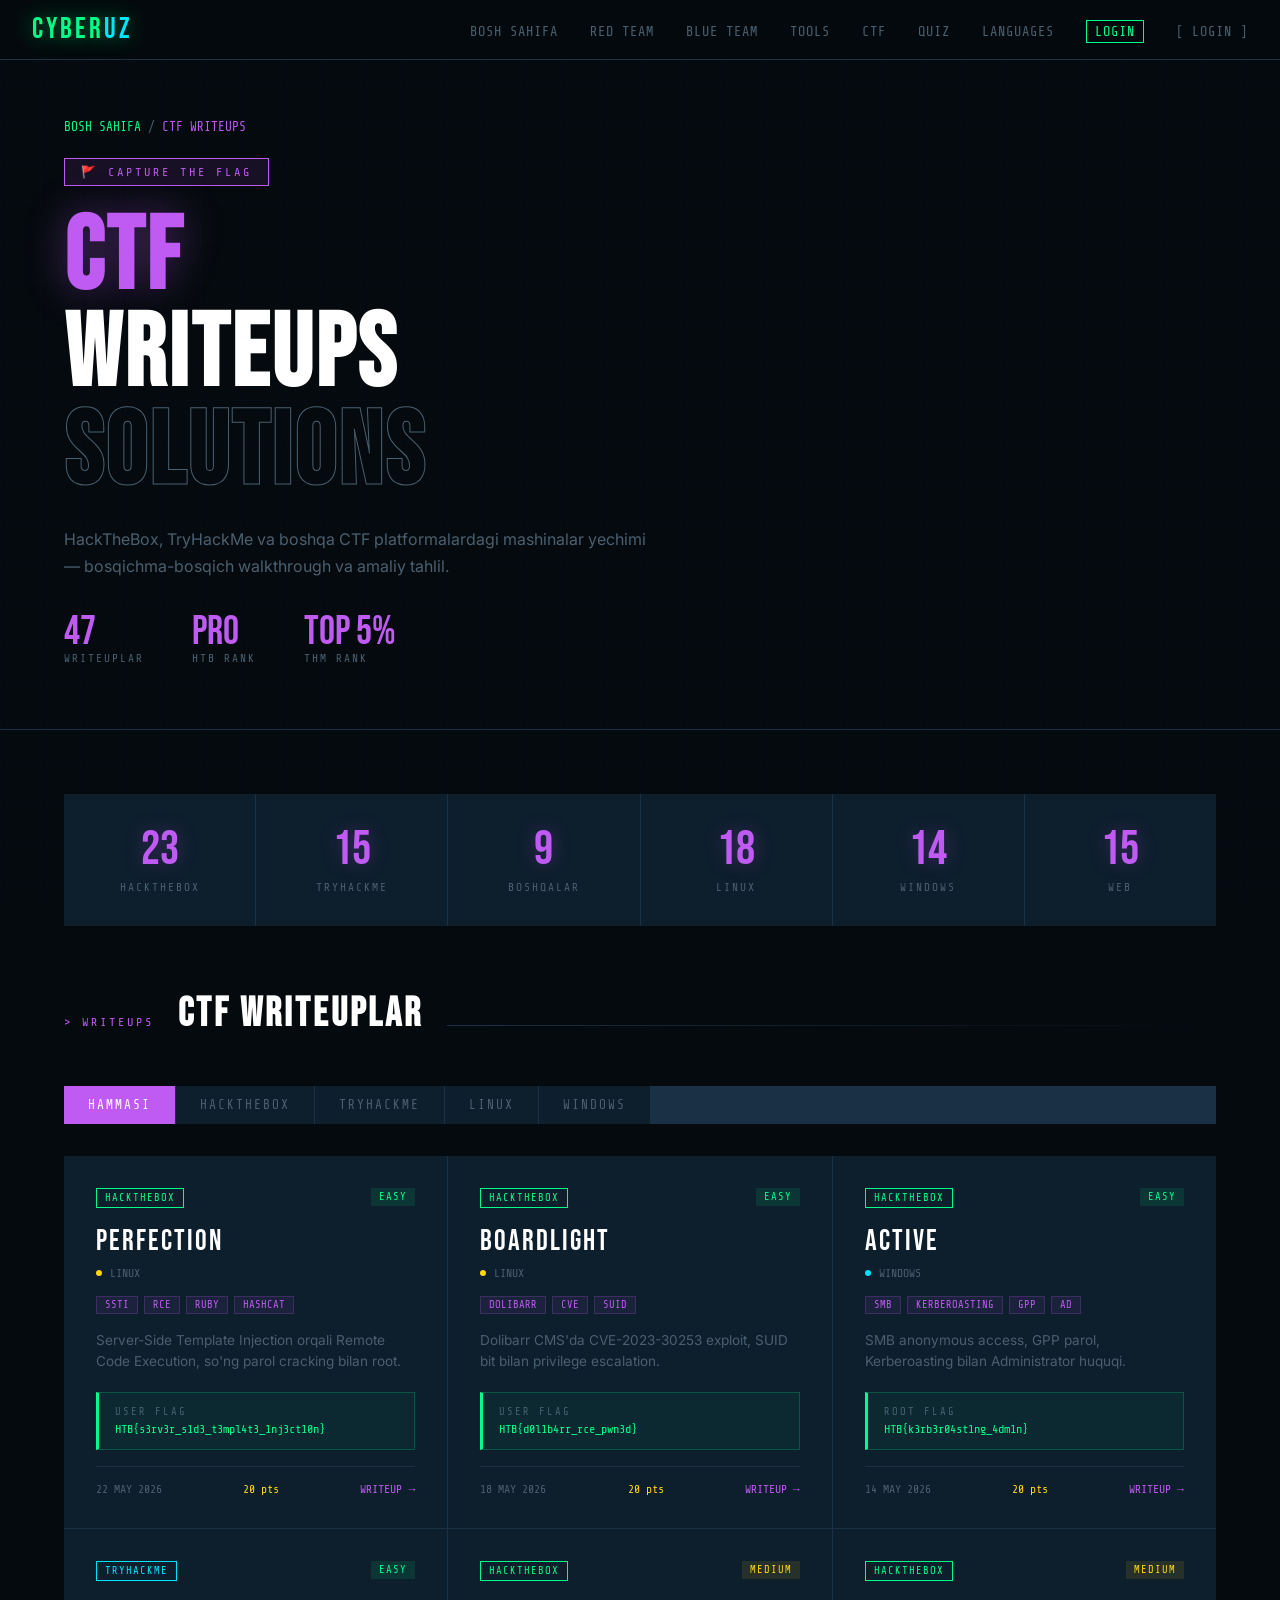
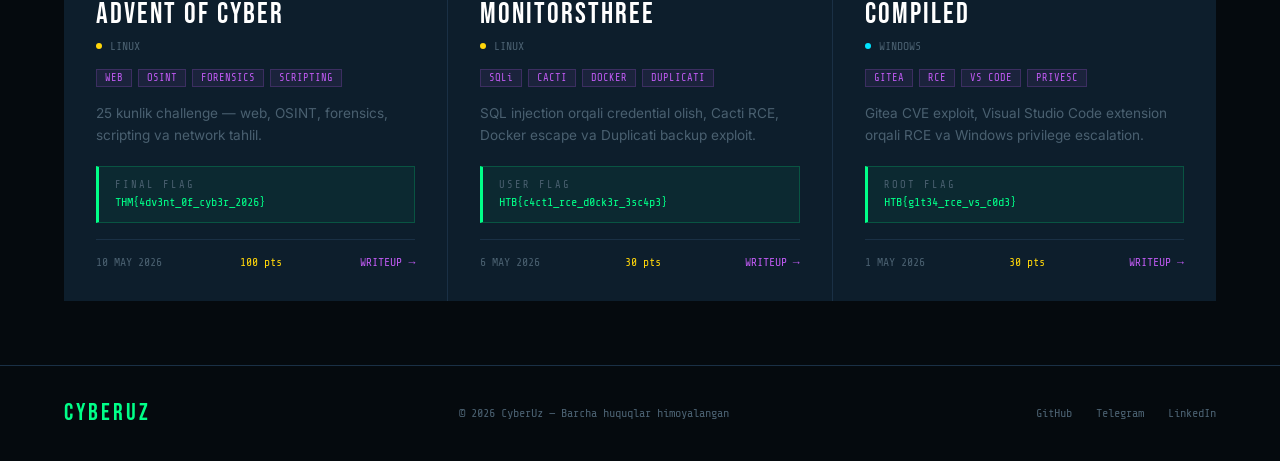
<file: ctf.html>
<!DOCTYPE html>
<html lang="uz">
<head>
  <meta charset="UTF-8"/>
  <meta name="viewport" content="width=device-width, initial-scale=1.0"/>
  <title>CTF Writeups — CyberUz</title>
  <link href="https://fonts.googleapis.com/css2?family=Share+Tech+Mono&family=Bebas+Neue&family=Inter:wght@300;400;600&display=swap" rel="stylesheet"/>
  <style>
    :root {
      --bg: #050a0e;
      --green: #00ff88;
      --cyan: #00e5ff;
      --yellow: #ffd60a;
      --red: #ff2d55;
      --purple: #bf5af2;
      --text: #c8d8e4;
      --muted: #4a6070;
      --card: #0d1e2c;
      --border: #1a3045;
    }

    * { margin: 0; padding: 0; box-sizing: border-box; }

    body {
      background: var(--bg);
      color: var(--text);
      font-family: 'Inter', sans-serif;
      overflow-x: hidden;
    }

    body::before {
      content: '';
      position: fixed;
      inset: 0;
      background-image:
        linear-gradient(rgba(191,90,242,0.02) 1px, transparent 1px),
        linear-gradient(90deg, rgba(191,90,242,0.02) 1px, transparent 1px);
      background-size: 40px 40px;
      pointer-events: none;
      z-index: 0;
    }

    nav {
      position: fixed;
      top: 0; left: 0; right: 0;
      z-index: 100;
      background: rgba(5,10,14,0.95);
      backdrop-filter: blur(12px);
      border-bottom: 1px solid var(--border);
      padding: 0 2rem;
      height: 60px;
      display: flex;
      align-items: center;
      justify-content: space-between;
    }

    .logo {
      font-family: 'Bebas Neue', sans-serif;
      font-size: 1.8rem;
      letter-spacing: 3px;
      color: var(--green);
      text-decoration: none;
      text-shadow: 0 0 20px rgba(0,255,136,0.5);
    }

    .logo span { color: var(--cyan); }

    .nav-links {
      display: flex;
      gap: 2rem;
      list-style: none;
    }

    .nav-links a {
      font-family: 'Share Tech Mono', monospace;
      color: var(--muted);
      text-decoration: none;
      font-size: 0.85rem;
      letter-spacing: 1px;
      transition: color 0.3s;
    }

    .nav-links a:hover { color: var(--purple); }
    .nav-links a.active { color: var(--purple); }

    .hamburger {
      display: none;
      flex-direction: column;
      gap: 5px;
      cursor: pointer;
      padding: 5px;
    }

    .hamburger span {
      width: 25px;
      height: 2px;
      background: var(--green);
      transition: all 0.3s;
    }

    .hamburger.open span:nth-child(1) { transform: rotate(45deg) translate(5px, 5px); }
    .hamburger.open span:nth-child(2) { opacity: 0; }
    .hamburger.open span:nth-child(3) { transform: rotate(-45deg) translate(5px, -5px); }

    .mobile-menu {
      display: none;
      position: fixed;
      top: 60px; left: 0; right: 0;
      background: rgba(5,10,14,0.98);
      border-bottom: 1px solid var(--border);
      padding: 1rem 2rem;
      z-index: 99;
      flex-direction: column;
    }

    .mobile-menu.open { display: flex; }

    .mobile-menu a {
      font-family: 'Share Tech Mono', monospace;
      color: var(--muted);
      text-decoration: none;
      font-size: 1rem;
      letter-spacing: 2px;
      padding: 1rem 0;
      border-bottom: 1px solid var(--border);
      transition: color 0.3s;
    }

    .mobile-menu a:last-child { border-bottom: none; }
    .mobile-menu a:hover { color: var(--green); }

    /* HERO */
    .hero {
      position: relative;
      z-index: 1;
      padding: 120px 4rem 4rem;
      border-bottom: 1px solid var(--border);
    }

    .breadcrumb {
      font-family: 'Share Tech Mono', monospace;
      font-size: 0.8rem;
      color: var(--muted);
      margin-bottom: 1.5rem;
    }

    .breadcrumb a { color: var(--green); text-decoration: none; }
    .breadcrumb span { color: var(--purple); }

    .hero-badge {
      display: inline-flex;
      align-items: center;
      gap: 8px;
      background: rgba(191,90,242,0.1);
      border: 1px solid var(--purple);
      padding: 6px 16px;
      font-family: 'Share Tech Mono', monospace;
      font-size: 0.75rem;
      color: var(--purple);
      letter-spacing: 3px;
      margin-bottom: 1.5rem;
    }

    .hero h1 {
      font-family: 'Bebas Neue', sans-serif;
      font-size: clamp(3.5rem, 8vw, 7rem);
      line-height: 0.95;
      letter-spacing: 3px;
      margin-bottom: 1.5rem;
    }

    .hero h1 .t1 { color: var(--purple); text-shadow: 0 0 40px rgba(191,90,242,0.4); }
    .hero h1 .t2 { color: #fff; }
    .hero h1 .t3 { color: transparent; -webkit-text-stroke: 1px var(--muted); }

    .hero-desc {
      max-width: 600px;
      font-size: 1rem;
      color: var(--muted);
      line-height: 1.7;
      margin-bottom: 2rem;
    }

    .hero-stats {
      display: flex;
      gap: 3rem;
    }

    .h-stat-num {
      font-family: 'Bebas Neue', sans-serif;
      font-size: 2.5rem;
      color: var(--purple);
      line-height: 1;
    }

    .h-stat-label {
      font-family: 'Share Tech Mono', monospace;
      font-size: 0.7rem;
      color: var(--muted);
      letter-spacing: 2px;
    }

    /* SECTION */
    .section {
      position: relative;
      z-index: 1;
      padding: 4rem;
    }

    .section-header {
      display: flex;
      align-items: baseline;
      gap: 1.5rem;
      margin-bottom: 3rem;
    }

    .section-title {
      font-family: 'Bebas Neue', sans-serif;
      font-size: 2.5rem;
      letter-spacing: 3px;
      color: #fff;
    }

    .section-tag {
      font-family: 'Share Tech Mono', monospace;
      font-size: 0.75rem;
      color: var(--purple);
      letter-spacing: 3px;
    }

    .section-line {
      flex: 1;
      height: 1px;
      background: linear-gradient(90deg, var(--border), transparent);
    }

    /* PLATFORM TABS */
    .platform-tabs {
      display: flex;
      gap: 1px;
      background: var(--border);
      margin-bottom: 2rem;
      flex-wrap: wrap;
    }

    .platform-tab {
      font-family: 'Share Tech Mono', monospace;
      font-size: 0.8rem;
      padding: 0.75rem 1.5rem;
      background: var(--card);
      color: var(--muted);
      cursor: pointer;
      letter-spacing: 2px;
      transition: all 0.3s;
      border: none;
    }

    .platform-tab:hover { background: #0f2335; color: var(--purple); }
    .platform-tab.active { background: var(--purple); color: #fff; }

    /* CTF GRID */
    .ctf-grid {
      display: grid;
      grid-template-columns: repeat(auto-fill, minmax(320px, 1fr));
      gap: 1px;
      background: var(--border);
    }

    .ctf-card {
      background: var(--card);
      padding: 2rem;
      cursor: pointer;
      transition: background 0.3s;
      position: relative;
      overflow: hidden;
    }

    .ctf-card:hover { background: #0f2335; }

    .ctf-card::before {
      content: '';
      position: absolute;
      top: 0; left: 0;
      width: 3px;
      height: 0;
      background: var(--purple);
      transition: height 0.4s;
    }

    .ctf-card:hover::before { height: 100%; }

    .ctf-header {
      display: flex;
      justify-content: space-between;
      align-items: flex-start;
      margin-bottom: 1rem;
    }

    .ctf-platform {
      font-family: 'Share Tech Mono', monospace;
      font-size: 0.65rem;
      padding: 3px 8px;
      border: 1px solid;
      letter-spacing: 1px;
    }

    .platform-htb { color: var(--green); border-color: var(--green); }
    .platform-thm { color: var(--cyan); border-color: var(--cyan); }
    .platform-pg { color: var(--yellow); border-color: var(--yellow); }
    .platform-vh { color: var(--red); border-color: var(--red); }

    .ctf-difficulty {
      font-family: 'Share Tech Mono', monospace;
      font-size: 0.65rem;
      padding: 3px 8px;
      letter-spacing: 1px;
    }

    .diff-easy { color: var(--green); background: rgba(0,255,136,0.1); }
    .diff-medium { color: var(--yellow); background: rgba(255,214,10,0.1); }
    .diff-hard { color: var(--red); background: rgba(255,45,85,0.1); }
    .diff-insane { color: var(--purple); background: rgba(191,90,242,0.1); }

    .ctf-name {
      font-family: 'Bebas Neue', sans-serif;
      font-size: 1.8rem;
      color: #fff;
      letter-spacing: 2px;
      margin-bottom: 0.5rem;
    }

    .ctf-os {
      font-family: 'Share Tech Mono', monospace;
      font-size: 0.72rem;
      color: var(--muted);
      margin-bottom: 1rem;
      display: flex;
      align-items: center;
      gap: 8px;
    }

    .os-dot {
      width: 6px; height: 6px;
      border-radius: 50%;
    }

    .os-linux { background: var(--yellow); }
    .os-windows { background: var(--cyan); }

    .ctf-tags {
      display: flex;
      flex-wrap: wrap;
      gap: 6px;
      margin-bottom: 1rem;
    }

    .ctf-tag {
      font-family: 'Share Tech Mono', monospace;
      font-size: 0.65rem;
      padding: 2px 8px;
      background: rgba(191,90,242,0.08);
      color: var(--purple);
      border: 1px solid rgba(191,90,242,0.2);
    }

    .ctf-desc {
      font-size: 0.85rem;
      color: var(--muted);
      line-height: 1.6;
      margin-bottom: 1.2rem;
    }

    .ctf-footer {
      display: flex;
      justify-content: space-between;
      align-items: center;
      font-family: 'Share Tech Mono', monospace;
      font-size: 0.72rem;
      color: var(--muted);
      border-top: 1px solid var(--border);
      padding-top: 1rem;
    }

    .ctf-read {
      color: var(--purple);
    }

    .ctf-read::after { content: ' →'; }

    .ctf-points {
      color: var(--yellow);
    }

    /* FLAG ANIMATION */
    .flag-box {
      background: rgba(0,255,136,0.05);
      border: 1px solid rgba(0,255,136,0.2);
      border-left: 3px solid var(--green);
      padding: 0.8rem 1rem;
      font-family: 'Share Tech Mono', monospace;
      font-size: 0.75rem;
      margin-bottom: 1rem;
    }

    .flag-label {
      color: var(--muted);
      font-size: 0.65rem;
      margin-bottom: 4px;
      letter-spacing: 2px;
    }

    .flag-value { color: var(--green); }

    /* STATS GRID */
    .stats-grid {
      display: grid;
      grid-template-columns: repeat(auto-fit, minmax(150px, 1fr));
      gap: 1px;
      background: var(--border);
      margin-bottom: 4rem;
    }

    .stat-card {
      background: var(--card);
      padding: 2rem;
      text-align: center;
    }

    .stat-num {
      font-family: 'Bebas Neue', sans-serif;
      font-size: 3rem;
      color: var(--purple);
      line-height: 1;
      text-shadow: 0 0 20px rgba(191,90,242,0.3);
    }

    .stat-label {
      font-family: 'Share Tech Mono', monospace;
      font-size: 0.7rem;
      color: var(--muted);
      letter-spacing: 2px;
      margin-top: 0.4rem;
    }

    /* FOOTER */
    footer {
      position: relative;
      z-index: 1;
      border-top: 1px solid var(--border);
      padding: 2rem 4rem;
      display: flex;
      align-items: center;
      justify-content: space-between;
    }

    .footer-logo {
      font-family: 'Bebas Neue', sans-serif;
      font-size: 1.5rem;
      color: var(--green);
      letter-spacing: 3px;
      text-decoration: none;
    }

    .footer-copy {
      font-family: 'Share Tech Mono', monospace;
      font-size: 0.75rem;
      color: var(--muted);
    }

    .footer-links {
      display: flex;
      gap: 1.5rem;
    }

    .footer-links a {
      font-family: 'Share Tech Mono', monospace;
      font-size: 0.75rem;
      color: var(--muted);
      text-decoration: none;
      transition: color 0.3s;
    }

    .footer-links a:hover { color: var(--green); }

    @media (max-width: 768px) {
      nav { padding: 0 1.5rem; }
      .nav-links { display: none; }
      .hamburger { display: flex; }
      .hero { padding: 100px 1.5rem 3rem; }
      .hero-stats { gap: 1.5rem; flex-wrap: wrap; }
      .section { padding: 3rem 1.5rem; }
      footer { flex-direction: column; gap: 1rem; text-align: center; padding: 2rem 1.5rem; }
    }
  </style>
</head>
<body>

<nav>
  <a href="index.html" class="logo">Cyber<span>Uz</span></a>
  <ul class="nav-links">
    <li><a href="index.html">BOSH SAHIFA</a></li>
<li><a href="red-team.html">RED TEAM</a></li>
<li><a href="blue-team.html">BLUE TEAM</a></li>
<li><a href="tools.html">TOOLS</a></li>
<li><a href="ctf.html">CTF</a></li>
<li><a href="/quiz.html">QUIZ</a></li>
    <li><a href="languages.html">LANGUAGES</a></li>
<li><a href="login.html" style="color:var(--green);border:1px solid var(--green);padding:3px 8px;">LOGIN</a></li>
<li><a href="login.html">[ LOGIN ]</a></li>
</ul>
  <div class="hamburger" id="hamburger" onclick="toggleMenu()">
    <span></span><span></span><span></span>
  </div>
</nav>

<div class="mobile-menu" id="mobileMenu">
  <a href="index.html">BOSH SAHIFA</a>
  <a href="red-team.html">RED TEAM</a>
  <a href="blue-team.html">BLUE TEAM</a>
  <a href="tools.html">TOOLS</a>
  <a href="ctf.html">CTF</a>
  <a href="languages.html">LANGUAGES</a>
<a href="login.html">LOGIN</a>
</div>

<!-- HERO -->
<section class="hero">
  <div class="breadcrumb">
    <a href="index.html">BOSH SAHIFA</a> / <span>CTF WRITEUPS</span>
  </div>
  <div class="hero-badge">🚩 CAPTURE THE FLAG</div>
  <h1>
    <div class="t1">CTF</div>
    <div class="t2">WRITEUPS</div>
    <div class="t3">SOLUTIONS</div>
  </h1>
  <p class="hero-desc">
    HackTheBox, TryHackMe va boshqa CTF platformalardagi mashinalar yechimi — bosqichma-bosqich walkthrough va amaliy tahlil.
  </p>
  <div class="hero-stats">
    <div>
      <div class="h-stat-num">47</div>
      <div class="h-stat-label">WRITEUPLAR</div>
    </div>
    <div>
      <div class="h-stat-num">Pro</div>
      <div class="h-stat-label">HTB RANK</div>
    </div>
    <div>
      <div class="h-stat-num">TOP 5%</div>
      <div class="h-stat-label">THM RANK</div>
    </div>
  </div>
</section>

<!-- STATS -->
<section class="section">
  <div class="stats-grid">
    <div class="stat-card">
      <div class="stat-num">23</div>
      <div class="stat-label">HACKTHEBOX</div>
    </div>
    <div class="stat-card">
      <div class="stat-num">15</div>
      <div class="stat-label">TRYHACKME</div>
    </div>
    <div class="stat-card">
      <div class="stat-num">9</div>
      <div class="stat-label">BOSHQALAR</div>
    </div>
    <div class="stat-card">
      <div class="stat-num">18</div>
      <div class="stat-label">LINUX</div>
    </div>
    <div class="stat-card">
      <div class="stat-num">14</div>
      <div class="stat-label">WINDOWS</div>
    </div>
    <div class="stat-card">
      <div class="stat-num">15</div>
      <div class="stat-label">WEB</div>
    </div>
  </div>

  <!-- PLATFORM TABS -->
  <div class="section-header">
    <span class="section-tag">> WRITEUPS</span>
    <h2 class="section-title">CTF WRITEUPLAR</h2>
    <div class="section-line"></div>
  </div>

  <div class="platform-tabs">
    <button class="platform-tab active">HAMMASI</button>
    <button class="platform-tab">HACKTHEBOX</button>
    <button class="platform-tab">TRYHACKME</button>
    <button class="platform-tab">LINUX</button>
    <button class="platform-tab">WINDOWS</button>
  </div>

  <div class="ctf-grid">

    <!-- HTB Perfection -->
    <div class="ctf-card">
      <div class="ctf-header">
        <span class="ctf-platform platform-htb">HACKTHEBOX</span>
        <span class="ctf-difficulty diff-easy">EASY</span>
      </div>
      <div class="ctf-name">PERFECTION</div>
      <div class="ctf-os">
        <div class="os-dot os-linux"></div>
        LINUX
      </div>
      <div class="ctf-tags">
        <span class="ctf-tag">SSTI</span>
        <span class="ctf-tag">RCE</span>
        <span class="ctf-tag">RUBY</span>
        <span class="ctf-tag">HASHCAT</span>
      </div>
      <p class="ctf-desc">Server-Side Template Injection orqali Remote Code Execution, so'ng parol cracking bilan root.</p>
      <div class="flag-box">
        <div class="flag-label">USER FLAG</div>
        <div class="flag-value">HTB{s3rv3r_s1d3_t3mpl4t3_1nj3ct10n}</div>
      </div>
      <div class="ctf-footer">
        <span>22 MAY 2026</span>
        <span class="ctf-points">20 pts</span>
        <span class="ctf-read">WRITEUP</span>
      </div>
    </div>

    <!-- HTB BoardLight -->
    <div class="ctf-card">
      <div class="ctf-header">
        <span class="ctf-platform platform-htb">HACKTHEBOX</span>
        <span class="ctf-difficulty diff-easy">EASY</span>
      </div>
      <div class="ctf-name">BOARDLIGHT</div>
      <div class="ctf-os">
        <div class="os-dot os-linux"></div>
        LINUX
      </div>
      <div class="ctf-tags">
        <span class="ctf-tag">DOLIBARR</span>
        <span class="ctf-tag">CVE</span>
        <span class="ctf-tag">SUID</span>
      </div>
      <p class="ctf-desc">Dolibarr CMS'da CVE-2023-30253 exploit, SUID bit bilan privilege escalation.</p>
      <div class="flag-box">
        <div class="flag-label">USER FLAG</div>
        <div class="flag-value">HTB{d0l1b4rr_rce_pwn3d}</div>
      </div>
      <div class="ctf-footer">
        <span>18 MAY 2026</span>
        <span class="ctf-points">20 pts</span>
        <span class="ctf-read">WRITEUP</span>
      </div>
    </div>

    <!-- HTB Active -->
    <div class="ctf-card">
      <div class="ctf-header">
        <span class="ctf-platform platform-htb">HACKTHEBOX</span>
        <span class="ctf-difficulty diff-easy">EASY</span>
      </div>
      <div class="ctf-name">ACTIVE</div>
      <div class="ctf-os">
        <div class="os-dot os-windows"></div>
        WINDOWS
      </div>
      <div class="ctf-tags">
        <span class="ctf-tag">SMB</span>
        <span class="ctf-tag">KERBEROASTING</span>
        <span class="ctf-tag">GPP</span>
        <span class="ctf-tag">AD</span>
      </div>
      <p class="ctf-desc">SMB anonymous access, GPP parol, Kerberoasting bilan Administrator huquqi.</p>
      <div class="flag-box">
        <div class="flag-label">ROOT FLAG</div>
        <div class="flag-value">HTB{k3rb3r04st1ng_4dm1n}</div>
      </div>
      <div class="ctf-footer">
        <span>14 MAY 2026</span>
        <span class="ctf-points">20 pts</span>
        <span class="ctf-read">WRITEUP</span>
      </div>
    </div>

    <!-- THM Advent of Cyber -->
    <div class="ctf-card">
      <div class="ctf-header">
        <span class="ctf-platform platform-thm">TRYHACKME</span>
        <span class="ctf-difficulty diff-easy">EASY</span>
      </div>
      <div class="ctf-name">ADVENT OF CYBER</div>
      <div class="ctf-os">
        <div class="os-dot os-linux"></div>
        LINUX
      </div>
      <div class="ctf-tags">
        <span class="ctf-tag">WEB</span>
        <span class="ctf-tag">OSINT</span>
        <span class="ctf-tag">FORENSICS</span>
        <span class="ctf-tag">SCRIPTING</span>
      </div>
      <p class="ctf-desc">25 kunlik challenge — web, OSINT, forensics, scripting va network tahlil.</p>
      <div class="flag-box">
        <div class="flag-label">FINAL FLAG</div>
        <div class="flag-value">THM{4dv3nt_0f_cyb3r_2026}</div>
      </div>
      <div class="ctf-footer">
        <span>10 MAY 2026</span>
        <span class="ctf-points">100 pts</span>
        <span class="ctf-read">WRITEUP</span>
      </div>
    </div>

    <!-- HTB MonitorsThree -->
    <div class="ctf-card">
      <div class="ctf-header">
        <span class="ctf-platform platform-htb">HACKTHEBOX</span>
        <span class="ctf-difficulty diff-medium">MEDIUM</span>
      </div>
      <div class="ctf-name">MONITORSTHREE</div>
      <div class="ctf-os">
        <div class="os-dot os-linux"></div>
        LINUX
      </div>
      <div class="ctf-tags">
        <span class="ctf-tag">SQLi</span>
        <span class="ctf-tag">CACTI</span>
        <span class="ctf-tag">DOCKER</span>
        <span class="ctf-tag">DUPLICATI</span>
      </div>
      <p class="ctf-desc">SQL injection orqali credential olish, Cacti RCE, Docker escape va Duplicati backup exploit.</p>
      <div class="flag-box">
        <div class="flag-label">USER FLAG</div>
        <div class="flag-value">HTB{c4ct1_rce_d0ck3r_3sc4p3}</div>
      </div>
      <div class="ctf-footer">
        <span>6 MAY 2026</span>
        <span class="ctf-points">30 pts</span>
        <span class="ctf-read">WRITEUP</span>
      </div>
    </div>

    <!-- HTB Compiled -->
    <div class="ctf-card">
      <div class="ctf-header">
        <span class="ctf-platform platform-htb">HACKTHEBOX</span>
        <span class="ctf-difficulty diff-medium">MEDIUM</span>
      </div>
      <div class="ctf-name">COMPILED</div>
      <div class="ctf-os">
        <div class="os-dot os-windows"></div>
        WINDOWS
      </div>
      <div class="ctf-tags">
        <span class="ctf-tag">GITEA</span>
        <span class="ctf-tag">RCE</span>
        <span class="ctf-tag">VS CODE</span>
        <span class="ctf-tag">PRIVESC</span>
      </div>
      <p class="ctf-desc">Gitea CVE exploit, Visual Studio Code extension orqali RCE va Windows privilege escalation.</p>
      <div class="flag-box">
        <div class="flag-label">ROOT FLAG</div>
        <div class="flag-value">HTB{g1t34_rce_vs_c0d3}</div>
      </div>
      <div class="ctf-footer">
        <span>1 MAY 2026</span>
        <span class="ctf-points">30 pts</span>
        <span class="ctf-read">WRITEUP</span>
      </div>
    </div>

  </div>
</section>

<!-- FOOTER -->
<footer>
  <a href="index.html" class="footer-logo">CYBERUZ</a>
  <div class="footer-copy">© 2026 CyberUz — Barcha huquqlar himoyalangan</div>
  <div class="footer-links">
    <a href="#">GitHub</a>
    <a href="#">Telegram</a>
    <a href="#">LinkedIn</a>
  </div>
</footer>

<script>
function toggleMenu() {
  const menu = document.getElementById('mobileMenu');
  const hamburger = document.getElementById('hamburger');
  menu.classList.toggle('open');
  hamburger.classList.toggle('open');
}

// Platform tab filter
const tabs = document.querySelectorAll('.platform-tab');
tabs.forEach(tab => {
  tab.addEventListener('click', () => {
    tabs.forEach(t => t.classList.remove('active'));
    tab.classList.add('active');
  });
});
</script>

</body>
</html>
</file>
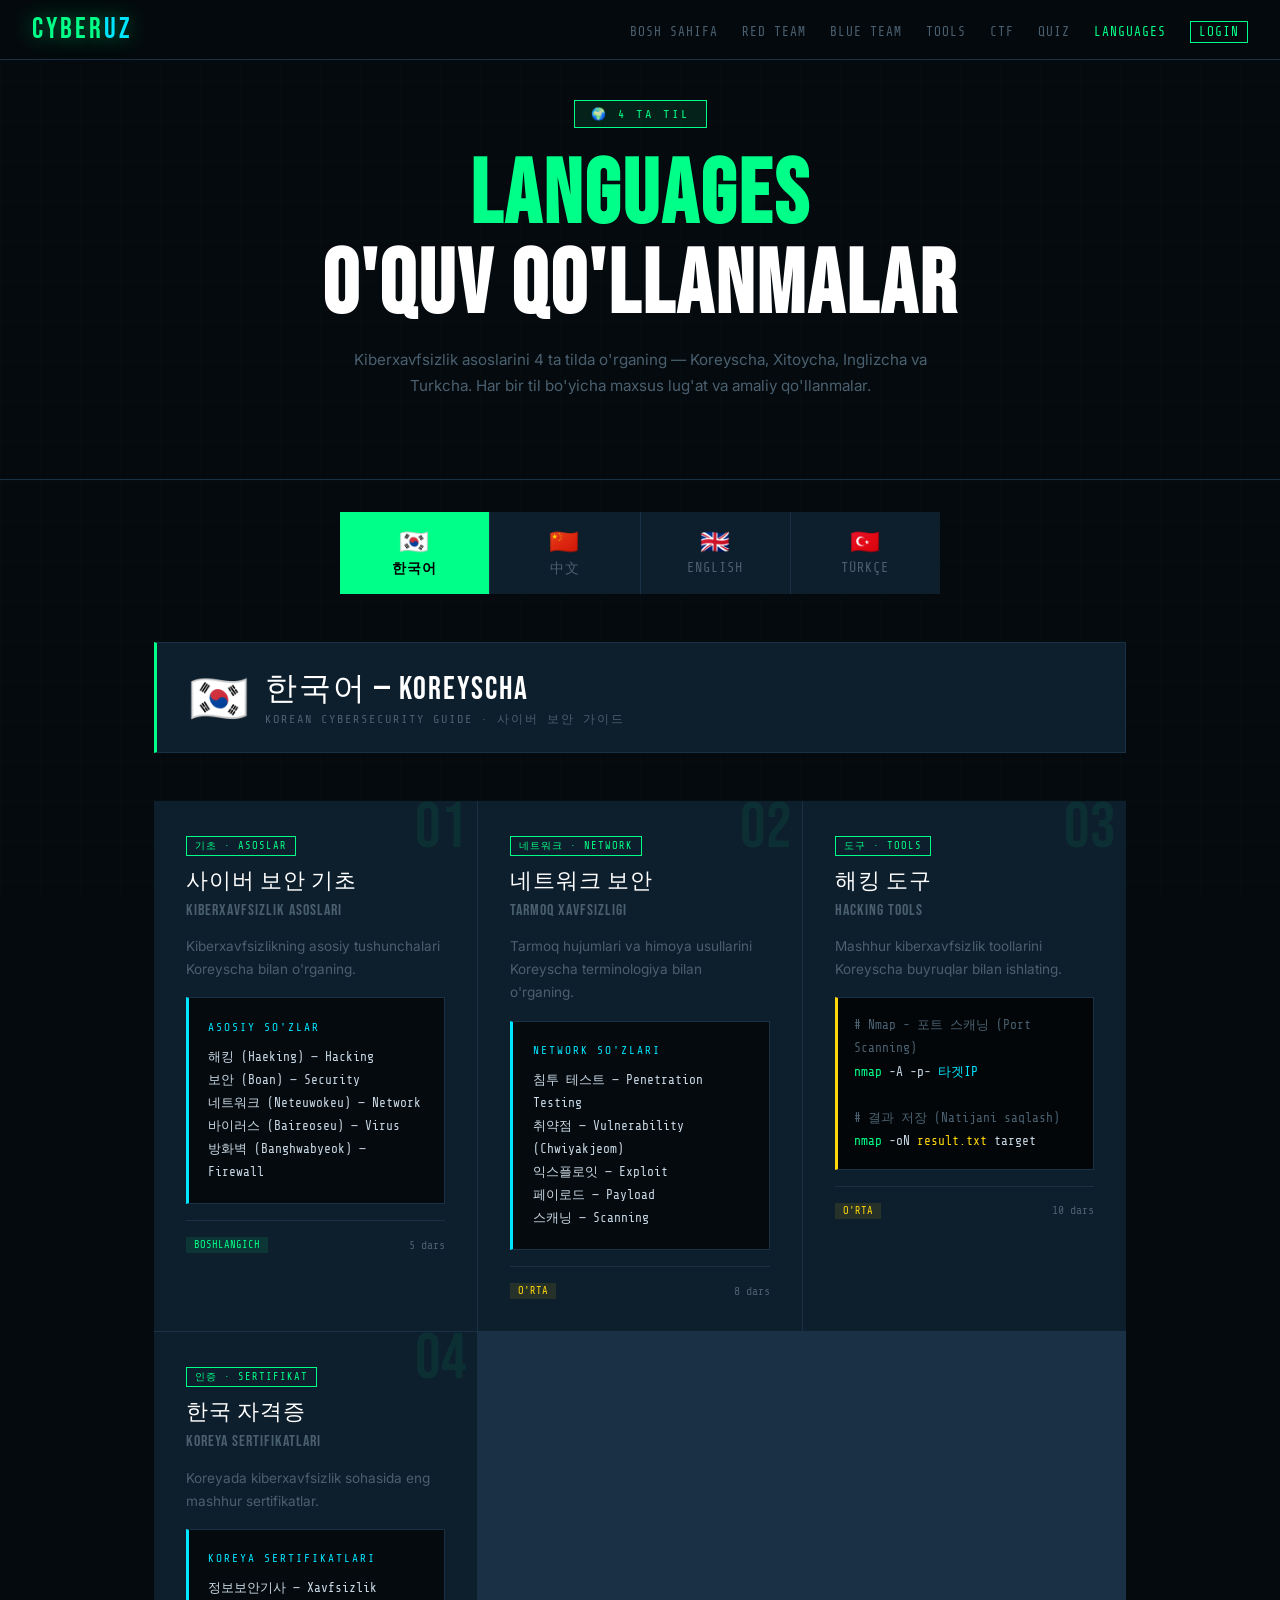
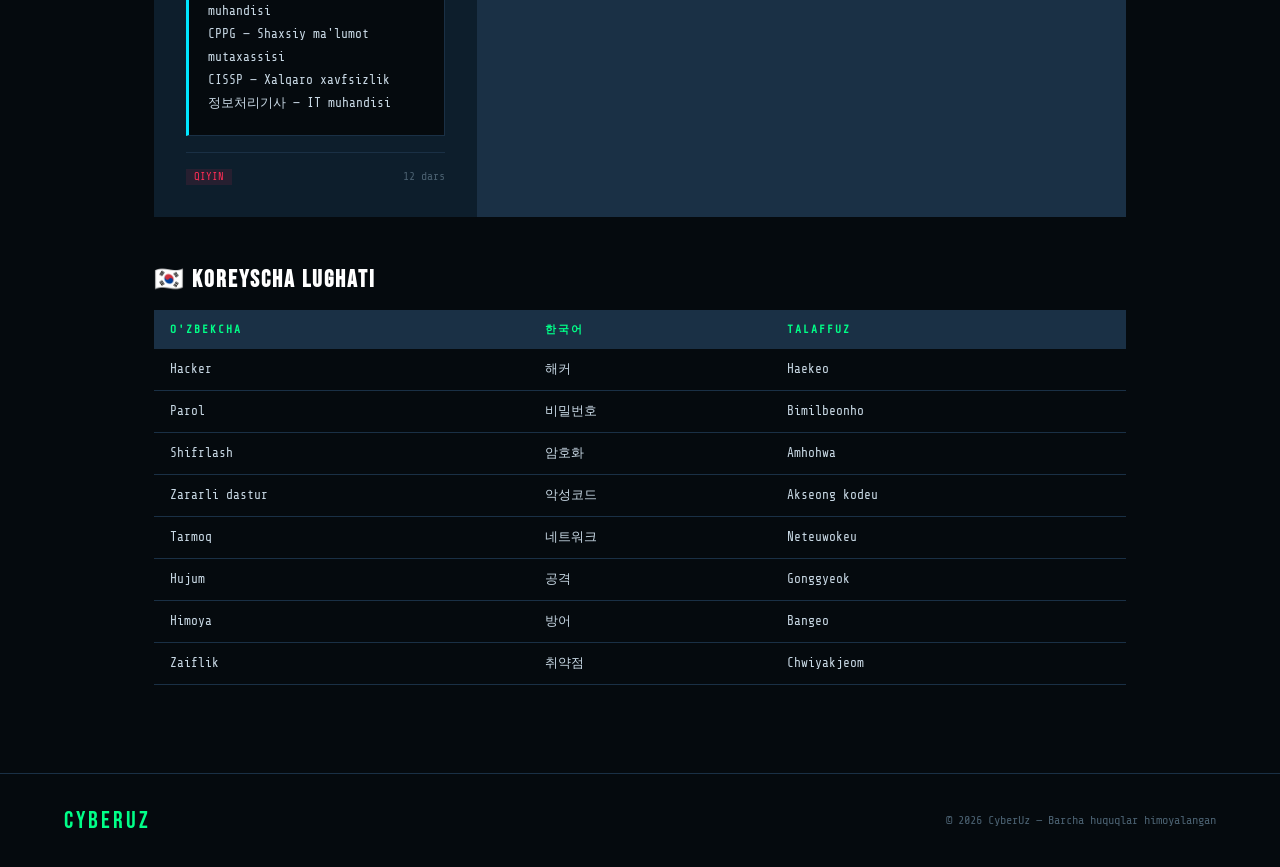
<file: languages.html>
<!DOCTYPE html>
<html lang="uz">
<head>
  <meta charset="UTF-8"/>
  <meta name="viewport" content="width=device-width, initial-scale=1.0"/>
  <title>Languages — CyberUz</title>
  <link href="https://fonts.googleapis.com/css2?family=Share+Tech+Mono&family=Bebas+Neue&family=Inter:wght@300;400;600&display=swap" rel="stylesheet"/>
  <style>
    :root {
      --bg: #050a0e;
      --green: #00ff88;
      --cyan: #00e5ff;
      --red: #ff2d55;
      --yellow: #ffd60a;
      --purple: #bf5af2;
      --text: #c8d8e4;
      --muted: #4a6070;
      --card: #0d1e2c;
      --border: #1a3045;
    }

    * { margin: 0; padding: 0; box-sizing: border-box; }

    body {
      background: var(--bg);
      color: var(--text);
      font-family: 'Inter', sans-serif;
      overflow-x: hidden;
    }

    body::before {
      content: '';
      position: fixed;
      inset: 0;
      background-image:
        linear-gradient(rgba(0,255,136,0.02) 1px, transparent 1px),
        linear-gradient(90deg, rgba(0,255,136,0.02) 1px, transparent 1px);
      background-size: 40px 40px;
      pointer-events: none;
      z-index: 0;
    }

    nav {
      position: fixed;
      top: 0; left: 0; right: 0;
      z-index: 100;
      background: rgba(5,10,14,0.95);
      backdrop-filter: blur(12px);
      border-bottom: 1px solid var(--border);
      padding: 0 2rem;
      height: 60px;
      display: flex;
      align-items: center;
      justify-content: space-between;
    }

    .logo {
      font-family: 'Bebas Neue', sans-serif;
      font-size: 1.8rem;
      letter-spacing: 3px;
      color: var(--green);
      text-decoration: none;
      text-shadow: 0 0 20px rgba(0,255,136,0.5);
    }

    .logo span { color: var(--cyan); }

    .nav-links {
      display: flex;
      gap: 1.5rem;
      list-style: none;
    }

    .nav-links a {
      font-family: 'Share Tech Mono', monospace;
      color: var(--muted);
      text-decoration: none;
      font-size: 0.8rem;
      letter-spacing: 1px;
      transition: color 0.3s;
    }

    .nav-links a:hover { color: var(--green); }
    .nav-links a.active { color: var(--green); }

    .hamburger {
      display: none;
      flex-direction: column;
      gap: 5px;
      cursor: pointer;
      padding: 5px;
    }

    .hamburger span {
      width: 25px; height: 2px;
      background: var(--green);
      transition: all 0.3s;
    }

    .hamburger.open span:nth-child(1) { transform: rotate(45deg) translate(5px,5px); }
    .hamburger.open span:nth-child(2) { opacity: 0; }
    .hamburger.open span:nth-child(3) { transform: rotate(-45deg) translate(5px,-5px); }

    .mobile-menu {
      display: none;
      position: fixed;
      top: 60px; left: 0; right: 0;
      background: rgba(5,10,14,0.98);
      border-bottom: 1px solid var(--border);
      padding: 1rem 2rem;
      z-index: 99;
      flex-direction: column;
    }

    .mobile-menu.open { display: flex; }
    .mobile-menu a {
      font-family: 'Share Tech Mono', monospace;
      color: var(--muted);
      text-decoration: none;
      font-size: 1rem;
      letter-spacing: 2px;
      padding: 1rem 0;
      border-bottom: 1px solid var(--border);
      transition: color 0.3s;
    }

    .mobile-menu a:last-child { border-bottom: none; }
    .mobile-menu a:hover { color: var(--green); }

    /* HERO */
    .hero {
      position: relative;
      z-index: 1;
      padding: 100px 4rem 3rem;
      border-bottom: 1px solid var(--border);
      text-align: center;
    }

    .hero-badge {
      display: inline-flex;
      align-items: center;
      gap: 8px;
      background: rgba(0,255,136,0.1);
      border: 1px solid var(--green);
      padding: 6px 16px;
      font-family: 'Share Tech Mono', monospace;
      font-size: 0.75rem;
      color: var(--green);
      letter-spacing: 3px;
      margin-bottom: 1.5rem;
    }

    .hero h1 {
      font-family: 'Bebas Neue', sans-serif;
      font-size: clamp(3rem, 7vw, 6rem);
      line-height: 1;
      letter-spacing: 3px;
      margin-bottom: 1rem;
    }

    .hero h1 .t1 { color: var(--green); }
    .hero h1 .t2 { color: #fff; }

    .hero-desc {
      font-size: 0.95rem;
      color: var(--muted);
      max-width: 600px;
      margin: 0 auto 2rem;
      line-height: 1.7;
    }

    /* LANGUAGE TABS */
    .lang-tabs {
      display: flex;
      justify-content: center;
      gap: 1px;
      background: var(--border);
      max-width: 600px;
      margin: 0 auto 3rem;
      position: relative;
      z-index: 1;
    }

    .lang-tab {
      flex: 1;
      padding: 1rem 1.5rem;
      font-family: 'Share Tech Mono', monospace;
      font-size: 0.85rem;
      letter-spacing: 1px;
      text-align: center;
      cursor: pointer;
      background: var(--card);
      color: var(--muted);
      border: none;
      transition: all 0.3s;
      display: flex;
      flex-direction: column;
      align-items: center;
      gap: 4px;
    }

    .lang-tab .flag { font-size: 1.5rem; }
    .lang-tab:hover { background: #0f2335; color: var(--text); }
    .lang-tab.active { background: var(--green); color: #000; font-weight: bold; }
    .lang-tab.active .lang-name { color: #000; }

    /* CONTENT */
    .content-section {
      position: relative;
      z-index: 1;
      padding: 0 4rem 4rem;
      max-width: 1100px;
      margin: 0 auto;
      display: none;
    }

    .content-section.active { display: block; }

    .lang-header {
      display: flex;
      align-items: center;
      gap: 1rem;
      margin-bottom: 3rem;
      padding: 1.5rem 2rem;
      background: var(--card);
      border: 1px solid var(--border);
      border-left: 3px solid var(--green);
    }
    .lang-flag { font-size: 3rem; }

    .lang-title {
      font-family: 'Bebas Neue', sans-serif;
      font-size: 2rem;
      color: #fff;
      letter-spacing: 2px;
    }

    .lang-subtitle {
      font-family: 'Share Tech Mono', monospace;
      font-size: 0.75rem;
      color: var(--muted);
      letter-spacing: 2px;
    }

    /* MODULES GRID */
    .modules-grid {
      display: grid;
      grid-template-columns: repeat(auto-fill, minmax(320px, 1fr));
      gap: 1px;
      background: var(--border);
      margin-bottom: 3rem;
    }

    .module-card {
      background: var(--card);
      padding: 2rem;
      cursor: pointer;
      transition: background 0.3s;
      position: relative;
      overflow: hidden;
    }

    .module-card:hover { background: #0f2335; }

    .module-card::before {
      content: '';
      position: absolute;
      top: 0; left: 0;
      width: 3px; height: 0;
      background: var(--green);
      transition: height 0.4s;
    }

    .module-card:hover::before { height: 100%; }

    .module-num {
      font-family: 'Bebas Neue', sans-serif;
      font-size: 4rem;
      color: rgba(0,255,136,0.08);
      position: absolute;
      top: -5px; right: 10px;
      line-height: 1;
    }

    .module-tag {
      font-family: 'Share Tech Mono', monospace;
      font-size: 0.65rem;
      padding: 2px 8px;
      border: 1px solid var(--green);
      color: var(--green);
      display: inline-block;
      margin-bottom: 0.8rem;
      letter-spacing: 1px;
    }

    .module-title {
      font-family: 'Bebas Neue', sans-serif;
      font-size: 1.4rem;
      color: #fff;
      letter-spacing: 1px;
      margin-bottom: 0.8rem;
      line-height: 1.2;
    }

    .module-desc {
      font-size: 0.85rem;
      color: var(--muted);
      line-height: 1.7;
      margin-bottom: 1rem;
    }

    /* LESSON CONTENT */
    .lesson-box {
      background: #050a0e;
      border: 1px solid var(--border);
      border-left: 3px solid var(--cyan);
      padding: 1.2rem;
      margin-bottom: 1rem;
      font-family: 'Share Tech Mono', monospace;
      font-size: 0.8rem;
      line-height: 1.8;
    }

    .lesson-title {
      font-size: 0.7rem;
      color: var(--cyan);
      letter-spacing: 2px;
      margin-bottom: 0.5rem;
    }

    .lesson-text { color: var(--text); }

    .code-box {
      background: #020608;
      border: 1px solid var(--border);
      border-left: 3px solid var(--yellow);
      padding: 1rem;
      font-family: 'Share Tech Mono', monospace;
      font-size: 0.8rem;
      line-height: 1.8;
      margin-bottom: 1rem;
      overflow-x: auto;
    }

    .c-green { color: var(--green); }
    .c-cyan { color: var(--cyan); }
    .c-yellow { color: var(--yellow); }
    .c-red { color: var(--red); }
    .c-muted { color: var(--muted); }

    .module-footer {
      display: flex;
      justify-content: space-between;
      align-items: center;
      font-family: 'Share Tech Mono', monospace;
      font-size: 0.72rem;
      color: var(--muted);
      border-top: 1px solid var(--border);
      padding-top: 1rem;
      margin-top: 1rem;
    }

    .module-level {
      padding: 2px 8px;
      font-size: 0.65rem;
    }

    .level-beginner { background: rgba(0,255,136,0.1); color: var(--green); }
    .level-intermediate { background: rgba(255,214,10,0.1); color: var(--yellow); }
    .level-advanced { background: rgba(255,45,85,0.1); color: var(--red); }

    /* VOCABULARY TABLE */
    .vocab-table {
      width: 100%;
      border-collapse: collapse;
      margin-bottom: 1.5rem;
      font-family: 'Share Tech Mono', monospace;
      font-size: 0.8rem;
    }

    .vocab-table th {
      background: var(--border);
      color: var(--green);
      padding: 0.75rem 1rem;
      text-align: left;
      letter-spacing: 2px;
      font-size: 0.7rem;
    }

    .vocab-table td {
      padding: 0.75rem 1rem;
      border-bottom: 1px solid var(--border);
      color: var(--text);
    }

    .vocab-table tr:hover td { background: rgba(0,255,136,0.03); }

    footer {
      position: relative;
      z-index: 1;
      border-top: 1px solid var(--border);
      padding: 2rem 4rem;
      display: flex;
      align-items: center;
      justify-content: space-between;
    }

    .footer-logo {
      font-family: 'Bebas Neue', sans-serif;
      font-size: 1.5rem;
      color: var(--green);
      letter-spacing: 3px;
      text-decoration: none;
    }

    .footer-copy {
      font-family: 'Share Tech Mono', monospace;
      font-size: 0.75rem;
      color: var(--muted);
    }

    @media (max-width: 768px) {
      nav { padding: 0 1.5rem; }
      .nav-links { display: none; }
      .hamburger { display: flex; }
      .hero { padding: 100px 1.5rem 2rem; }
      .lang-tabs { flex-wrap: wrap; }
      .content-section { padding: 0 1.5rem 3rem; }
      .modules-grid { grid-template-columns: 1fr; }
      footer { flex-direction: column; gap: 1rem; text-align: center; padding: 2rem 1.5rem; }
    }
  </style>
</head>
<body>

<nav>
  <a href="index.html" class="logo">Cyber<span>Uz</span></a>
  <ul class="nav-links">
    <li><a href="index.html">BOSH SAHIFA</a></li>
    <li><a href="red-team.html">RED TEAM</a></li>
    <li><a href="blue-team.html">BLUE TEAM</a></li>
    <li><a href="tools.html">TOOLS</a></li>
    <li><a href="ctf.html">CTF</a></li>
    <li><a href="quiz.html">QUIZ</a></li>
    <li><a href="languages.html" class="active">LANGUAGES</a></li>
    <li><a href="login.html" style="color:var(--green);border:1px solid var(--green);padding:3px 8px;">LOGIN</a></li>
  </ul>
  <div class="hamburger" id="hamburger" onclick="toggleMenu()">
    <span></span><span></span><span></span>
  </div>
</nav>

<div class="mobile-menu" id="mobileMenu">
  <a href="index.html">BOSH SAHIFA</a>
  <a href="red-team.html">RED TEAM</a>
  <a href="blue-team.html">BLUE TEAM</a>
  <a href="tools.html">TOOLS</a>
  <a href="ctf.html">CTF</a>
  <a href="quiz.html">QUIZ</a>
  <a href="languages.html">LANGUAGES</a>
  <a href="login.html">LOGIN</a>
</div>
<!-- HERO -->
<div class="hero">
  <div class="hero-badge">🌍 4 TA TIL</div>
  <h1>
    <div class="t1">LANGUAGES</div>
    <div class="t2">O'QUV QO'LLANMALAR</div>
  </h1>
  <p class="hero-desc">
    Kiberxavfsizlik asoslarini 4 ta tilda o'rganing — Koreyscha, Xitoycha, Inglizcha va Turkcha. Har bir til bo'yicha maxsus lug'at va amaliy qo'llanmalar.
  </p>
</div>

<!-- LANGUAGE TABS -->
<div class="lang-tabs" style="margin-top: 2rem;">
  <button class="lang-tab active" onclick="showLang('korean')">
    <span class="flag">🇰🇷</span>
    <span>한국어</span>
  </button>
  <button class="lang-tab" onclick="showLang('chinese')">
    <span class="flag">🇨🇳</span>
    <span>中文</span>
  </button>
  <button class="lang-tab" onclick="showLang('english')">
    <span class="flag">🇬🇧</span>
    <span>ENGLISH</span>
  </button>
  <button class="lang-tab" onclick="showLang('turkish')">
    <span class="flag">🇹🇷</span>
    <span>TÜRKÇE</span>
  </button>
</div>

<!-- ==================== KOREAN ==================== -->
<div class="content-section active" id="lang-korean">
  <div class="lang-header">
    <div class="lang-flag">🇰🇷</div>
    <div>
      <div class="lang-title">한국어 — KOREYSCHA</div>
      <div class="lang-subtitle">KOREAN CYBERSECURITY GUIDE · 사이버 보안 가이드</div>
    </div>
  </div>

  <div class="modules-grid">

    <!-- Module 1 -->
    <div class="module-card">
      <div class="module-num">01</div>
      <div class="module-tag">기초 · ASOSLAR</div>
      <div class="module-title">사이버 보안 기초<br><span style="color:var(--muted);font-size:1rem">Kiberxavfsizlik Asoslari</span></div>
      <div class="module-desc">Kiberxavfsizlikning asosiy tushunchalari Koreyscha bilan o'rganing.</div>
      <div class="lesson-box">
        <div class="lesson-title">ASOSIY SO'ZLAR</div>
        <div class="lesson-text">
          해킹 (Haeking) — Hacking<br>
          보안 (Boan) — Security<br>
          네트워크 (Neteuwokeu) — Network<br>
          바이러스 (Baireoseu) — Virus<br>
          방화벽 (Banghwabyeok) — Firewall
        </div>
      </div>
      <div class="module-footer">
        <span class="module-level level-beginner">BOSHLANGICH</span>
        <span>5 dars</span>
      </div>
    </div>

    <!-- Module 2 -->
    <div class="module-card">
      <div class="module-num">02</div>
      <div class="module-tag">네트워크 · NETWORK</div>
      <div class="module-title">네트워크 보안<br><span style="color:var(--muted);font-size:1rem">Tarmoq Xavfsizligi</span></div>
      <div class="module-desc">Tarmoq hujumlari va himoya usullarini Koreyscha terminologiya bilan o'rganing.</div>
      <div class="lesson-box">
        <div class="lesson-title">NETWORK SO'ZLARI</div>
        <div class="lesson-text">
          침투 테스트 — Penetration Testing<br>
          취약점 — Vulnerability (Chwiyakjeom)<br>
          익스플로잇 — Exploit<br>
          페이로드 — Payload<br>
          스캐닝 — Scanning
        </div>
      </div>
      <div class="module-footer">
        <span class="module-level level-intermediate">O'RTA</span>
        <span>8 dars</span>
      </div>
    </div>

    <!-- Module 3 -->
    <div class="module-card">
      <div class="module-num">03</div>
      <div class="module-tag">도구 · TOOLS</div>
      <div class="module-title">해킹 도구<br><span style="color:var(--muted);font-size:1rem">Hacking Tools</span></div>
      <div class="module-desc">Mashhur kiberxavfsizlik toollarini Koreyscha buyruqlar bilan ishlating.</div>
      <div class="code-box">
        <span class="c-muted"># Nmap - 포트 스캐닝 (Port Scanning)</span><br>
        <span class="c-green">nmap</span> -A -p- <span class="c-cyan">타겟IP</span><br><br>
        <span class="c-muted"># 결과 저장 (Natijani saqlash)</span><br>
        <span class="c-green">nmap</span> -oN <span class="c-yellow">result.txt</span> target
      </div>
      <div class="module-footer">
        <span class="module-level level-intermediate">O'RTA</span>
        <span>10 dars</span>
      </div>
    </div>

    <!-- Module 4 -->
    <div class="module-card">
      <div class="module-num">04</div>
      <div class="module-tag">인증 · SERTIFIKAT</div>
      <div class="module-title">한국 자격증<br><span style="color:var(--muted);font-size:1rem">Koreya Sertifikatlari</span></div>
      <div class="module-desc">Koreyada kiberxavfsizlik sohasida eng mashhur sertifikatlar.</div>
      <div class="lesson-box">
        <div class="lesson-title">KOREYA SERTIFIKATLARI</div>
        <div class="lesson-text">
          정보보안기사 — Xavfsizlik muhandisi<br>
          CPPG — Shaxsiy ma'lumot mutaxassisi<br>
          CISSP — Xalqaro xavfsizlik<br>
          정보처리기사 — IT muhandisi
        </div>
      </div>
      <div class="module-footer">
        <span class="module-level level-advanced">QIYIN</span>
        <span>12 dars</span>
      </div>
    </div>

  </div>

  <!-- Korean Vocabulary -->
  <h3 style="font-family:'Bebas Neue',sans-serif;font-size:1.5rem;letter-spacing:2px;color:#fff;margin-bottom:1rem">🇰🇷 KOREYSCHA LUGHATI</h3>
  <table class="vocab-table">
    <tr><th>O'ZBEKCHA</th><th>한국어</th><th>TALAFFUZ</th></tr>
    <tr><td>Hacker</td><td>해커</td><td>Haekeo</td></tr>
    <tr><td>Parol</td><td>비밀번호</td><td>Bimilbeonho</td></tr>
    <tr><td>Shifrlash</td><td>암호화</td><td>Amhohwa</td></tr>
    <tr><td>Zararli dastur</td><td>악성코드</td><td>Akseong kodeu</td></tr>
    <tr><td>Tarmoq</td><td>네트워크</td><td>Neteuwokeu</td></tr>
    <tr><td>Hujum</td><td>공격</td><td>Gonggyeok</td></tr>
    <tr><td>Himoya</td><td>방어</td><td>Bangeo</td></tr>
    <tr><td>Zaiflik</td><td>취약점</td><td>Chwiyakjeom</td></tr>
  </table>
</div>

<!-- ==================== CHINESE ==================== -->
<div class="content-section" id="lang-chinese">
  <div class="lang-header">
    <div class="lang-flag">🇨🇳</div>
    <div>
      <div class="lang-title">中文 — XITOYCHA</div>
      <div class="lang-subtitle">CHINESE CYBERSECURITY GUIDE · 网络安全指南</div>
    </div>
  </div>

  <div class="modules-grid">

    <div class="module-card">
      <div class="module-num">01</div>
      <div class="module-tag">基础 · ASOSLAR</div>
      <div class="module-title">网络安全基础<br><span style="color:var(--muted);font-size:1rem">Kiberxavfsizlik Asoslari</span></div>
      <div class="module-desc">Kiberxavfsizlik asoslarini Xitoycha terminologiya bilan o'rganing.</div>
      <div class="lesson-box">
        <div class="lesson-title">ASOSIY SO'ZLAR</div>
        <div class="lesson-text">
          黑客 (Hēikè) — Hacker<br>
          网络安全 (Wǎngluò ānquán) — Cybersecurity<br>
          防火墙 (Fánghuǒqiáng) — Firewall<br>
          加密 (Jiāmì) — Encryption<br>
          漏洞 (Lòudòng) — Vulnerability
        </div>
      </div>
      <div class="module-footer">
        <span class="module-level level-beginner">BOSHLANGICH</span>
        <span>5 dars</span>
      </div>
    </div>

    <div class="module-card">
      <div class="module-num">02</div>
      <div class="module-tag">渗透测试 · PENTEST</div>
      <div class="module-title">渗透测试基础<br><span style="color:var(--muted);font-size:1rem">Penetration Testing</span></div>
      <div class="module-desc">Penetration testing asoslarini Xitoycha bilan o'rganing.</div>
      <div class="code-box">
        <span class="c-muted"># 端口扫描 (Port Scanning)</span><br>
        <span class="c-green">nmap</span> -sV <span class="c-cyan">目标IP</span><br><br>
        <span class="c-muted"># 目录枚举 (Directory enum)</span><br>
        <span class="c-green">gobuster</span> dir -u http://目标
      </div>
      <div class="module-footer">
        <span class="module-level level-intermediate">O'RTA</span>
        <span>8 dars</span>
      </div>
    </div>

    <div class="module-card">
      <div class="module-num">03</div>
      <div class="module-tag">工具 · TOOLS</div>
      <div class="module-title">安全工具<br><span style="color:var(--muted);font-size:1rem">Security Tools</span></div>
      <div class="module-desc">Xitoyda mashhur kiberxavfsizlik toollar va ulardan foydalanish.</div>
      <div class="lesson-box">
        <div class="lesson-title">MASHHUR TOOLLAR</div>
        <div class="lesson-text">
          Nmap — 网络扫描工具<br>
          Metasploit — 漏洞利用框架<br>
          Burp Suite — Web测试工具<br>
          Wireshark — 数据包分析<br>
          SQLmap — SQL注入工具
        </div>
      </div>
      <div class="module-footer">
        <span class="module-level level-intermediate">O'RTA</span>
        <span>10 dars</span>
      </div>
    </div>

    <div class="module-card">
      <div class="module-num">04</div>
      <div class="module-tag">认证 · SERTIFIKAT</div>
      <div class="module-title">中国认证<br><span style="color:var(--muted);font-size:1rem">Xitoy Sertifikatlari</span></div>
      <div class="module-desc">Xitoyda kiberxavfsizlik sohasidagi eng muhim sertifikatlar.</div>
      <div class="lesson-box">
        <div class="lesson-title">XITOY SERTIFIKATLARI</div>
        <div class="lesson-text">
          CISP — 注册信息安全专业人员<br>
          CISSP — 国际安全认证<br>
          CEH — 道德黑客认证<br>
          OSCP — 渗透测试认证
        </div>
      </div>
      <div class="module-footer">
        <span class="module-level level-advanced">QIYIN</span>
        <span>12 dars</span>
      </div>
    </div>

  </div>

  <h3 style="font-family:'Bebas Neue',sans-serif;font-size:1.5rem;letter-spacing:2px;color:#fff;margin-bottom:1rem">🇨🇳 XITOYCHA LUGHATI</h3>
  <table class="vocab-table">
    <tr><th>O'ZBEKCHA</th><th>中文</th><th>PINYIN</th></tr>
    <tr><td>Hacker</td><td>黑客</td><td>Hēikè</td></tr>
    <tr><td>Parol</td><td>密码</td><td>Mìmǎ</td></tr>
    <tr><td>Shifrlash</td><td>加密</td><td>Jiāmì</td></tr>
    <tr><td>Zararli dastur</td><td>恶意软件</td><td>Èyì ruǎnjiàn</td></tr>
    <tr><td>Tarmoq</td><td>网络</td><td>Wǎngluò</td></tr>
    <tr><td>Hujum</td><td>攻击</td><td>Gōngjī</td></tr>
    <tr><td>Himoya</td><td>防御</td><td>Fángyù</td></tr>
    <tr><td>Zaiflik</td><td>漏洞</td><td>Lòudòng</td></tr>
  </table>
</div>

<!-- ==================== ENGLISH ==================== -->
<div class="content-section" id="lang-english">
  <div class="lang-header">
    <div class="lang-flag">🇬🇧</div>
    <div>
      <div class="lang-title">ENGLISH — INGLIZCHA</div>
      <div class="lang-subtitle">COMPLETE CYBERSECURITY ENGLISH GUIDE</div>
    </div>
  </div>

  <div class="modules-grid">

    <div class="module-card">
      <div class="module-num">01</div>
      <div class="module-tag">BASICS</div>
      <div class="module-title">Cybersecurity Basics<br><span style="color:var(--muted);font-size:1rem">Kiberxavfsizlik Asoslari</span></div>
      <div class="module-desc">Learn essential cybersecurity terminology in English.</div>
      <div class="lesson-box">
        <div class="lesson-title">KEY TERMS</div>
        <div class="lesson-text">
          Threat — Tahdid<br>
          Vulnerability — Zaiflik<br>
          Exploit — Foydalanish<br>
          Payload — Yuk<br>
          Reconnaissance — Razvedka
        </div>
      </div>
      <div class="module-footer">
        <span class="module-level level-beginner">BEGINNER</span>
        <span>5 lessons</span>
      </div>
    </div>

    <div class="module-card">
      <div class="module-num">02</div>
      <div class="module-tag">COMMANDS</div>
      <div class="module-title">Essential Commands<br><span style="color:var(--muted);font-size:1rem">Asosiy Buyruqlar</span></div>
      <div class="module-desc">Master the most important cybersecurity commands in English.</div>
      <div class="code-box">
        <span class="c-muted"># Scan all ports aggressively</span><br>
        <span class="c-green">nmap</span> -A -p- target<br><br>
        <span class="c-muted"># Find SUID files</span><br>
        <span class="c-green">find</span> / -perm -4000 2>/dev/null<br><br>
        <span class="c-muted"># Check sudo privileges</span><br>
        <span class="c-green">sudo</span> -l
      </div>
      <div class="module-footer">
        <span class="module-level level-intermediate">INTERMEDIATE</span>
        <span>10 lessons</span>
      </div>
    </div>

    <div class="module-card">
      <div class="module-num">03</div>
      <div class="module-tag">RED TEAM</div>
      <div class="module-title">Red Team English<br><span style="color:var(--muted);font-size:1rem">Hujum Terminologiyasi</span></div>
      <div class="module-desc">Red Team operations vocabulary and phrases in English.</div>
      <div class="lesson-box">
        <div class="lesson-title">RED TEAM PHRASES</div>
        <div class="lesson-text">
          "I found an open port" — Ochiq port topdim<br>
          "The service is vulnerable" — Xizmat zaif<br>
          "Privilege escalation successful" — Huquq oshirildi<br>
          "Shell obtained" — Shell olindi<br>
          "Persistence established" — Backdoor o'rnatildi
        </div>
      </div>
      <div class="module-footer">
        <span class="module-level level-intermediate">INTERMEDIATE</span>
        <span>8 lessons</span>
      </div>
    </div>

    <div class="module-card">
      <div class="module-num">04</div>
      <div class="module-tag">CERTIFICATIONS</div>
      <div class="module-title">English Certifications<br><span style="color:var(--muted);font-size:1rem">Ingliz Sertifikatlari</span></div>
      <div class="module-desc">Top cybersecurity certifications that require English.</div>
      <div class="lesson-box">
        <div class="lesson-title">TOP CERTIFICATIONS</div>
        <div class="lesson-text">
          OSCP — Offensive Security Certified Professional<br>
          PNPT — Practical Network Penetration Tester<br>
          CEH — Certified Ethical Hacker<br>
          CISSP — Certified Info Systems Security Pro<br>
          CompTIA Security+ — Entry level
        </div>
      </div>
      <div class="module-footer">
        <span class="module-level level-advanced">ADVANCED</span>
        <span>15 lessons</span>
      </div>
    </div>

  </div>

  <h3 style="font-family:'Bebas Neue',sans-serif;font-size:1.5rem;letter-spacing:2px;color:#fff;margin-bottom:1rem">🇬🇧 INGLIZCHA LUGHATI</h3>
  <table class="vocab-table">
    <tr><th>O'ZBEKCHA</th><th>ENGLISH</th><th>TALAFFUZ</th></tr>
    <tr><td>Haker</td><td>Hacker</td><td>[ˈhækər]</td></tr>
    <tr><td>Parol</td><td>Password</td><td>[ˈpæswɜːrd]</td></tr>
    <tr><td>Shifrlash</td><td>Encryption</td><td>[ɪnˈkrɪpʃən]</td></tr>
    <tr><td>Zararli dastur</td><td>Malware</td><td>[ˈmælweər]</td></tr>
    <tr><td>Tarmoq</td><td>Network</td><td>[ˈnetwɜːrk]</td></tr>
    <tr><td>Hujum</td><td>Attack</td><td>[əˈtæk]</td></tr>
    <tr><td>Himoya</td><td>Defense</td><td>[dɪˈfens]</td></tr>
    <tr><td>Zaiflik</td><td>Vulnerability</td><td>[ˌvʌlnərəˈbɪlɪti]</td></tr>
  </table>
</div>

<!-- ==================== TURKISH ==================== -->
<div class="content-section" id="lang-turkish">
  <div class="lang-header">
    <div class="lang-flag">🇹🇷</div>
    <div>
      <div class="lang-title">TÜRKÇE — TURKCHA</div>
      <div class="lang-subtitle">TÜRK SİBER GÜVENLİK REHBERİ · TURKCHA KIBERXAVFSIZLIK</div>
    </div>
  </div>

  <div class="modules-grid">

    <div class="module-card">
      <div class="module-num">01</div>
      <div class="module-tag">TEMEL · ASOSLAR</div>
      <div class="module-title">Siber Güvenlik Temelleri<br><span style="color:var(--muted);font-size:1rem">Kiberxavfsizlik Asoslari</span></div>
      <div class="module-desc">Kiberxavfsizlik asoslarini Turkcha terminologiya bilan o'rganing.</div>
      <div class="lesson-box">
        <div class="lesson-title">ASOSIY SO'ZLAR</div>
        <div class="lesson-text">
          Hacker — Bilgisayar korsanı<br>
          Güvenlik — Xavfsizlik<br>
          Ağ güvenliği — Tarmoq xavfsizligi<br>
          Güvenlik duvarı — Firewall<br>
          Şifreleme — Shifrlash
        </div>
      </div>
      <div class="module-footer">
        <span class="module-level level-beginner">BOSHLANGICH</span>
        <span>5 dars</span>
      </div>
    </div>

    <div class="module-card">
      <div class="module-num">02</div>
      <div class="module-tag">SALDIRI · HUJUM</div>
      <div class="module-title">Saldırı Teknikleri<br><span style="color:var(--muted);font-size:1rem">Hujum Texnikalari</span></div>
      <div class="module-desc">Hujum texnikalarini Turkcha terminologiya bilan o'rganing.</div>
      <div class="code-box">
        <span class="c-muted"># Port taraması (Port Scanning)</span><br>
        <span class="c-green">nmap</span> -A -p- <span class="c-cyan">hedef</span><br><br>
        <span class="c-muted"># Dizin keşfi (Directory Discovery)</span><br>
        <span class="c-green">gobuster</span> dir -u http://hedef
      </div>
      <div class="module-footer">
        <span class="module-level level-intermediate">O'RTA</span>
        <span>8 dars</span>
      </div>
    </div>

    <div class="module-card">
      <div class="module-num">03</div>
      <div class="module-tag">ARAÇLAR · TOOLS</div>
      <div class="module-title">Güvenlik Araçları<br><span style="color:var(--muted);font-size:1rem">Xavfsizlik Toollar</span></div>
      <div class="module-desc">Mashhur kiberxavfsizlik toollarini Turkcha bilan o'rganing.</div>
      <div class="lesson-box">
        <div class="lesson-title">TOOLLAR TURKCHA</div>
        <div class="lesson-text">
          Nmap — Ağ tarayıcısı<br>
          Metasploit — Saldırı çerçevesi<br>
          Burp Suite — Web test aracı<br>
          Wireshark — Paket analizörü<br>
          SQLmap — SQL enjeksiyon aracı
        </div>
      </div>
      <div class="module-footer">
        <span class="module-level level-intermediate">O'RTA</span>
        <span>10 dars</span>
      </div>
    </div>

    <div class="module-card">
      <div class="module-num">04</div>
      <div class="module-tag">SERTİFİKA · SERTIFIKAT</div>
      <div class="module-title">Türk Sertifikaları<br><span style="color:var(--muted);font-size:1rem">Turkiya Sertifikatlari</span></div>
      <div class="module-desc">Turkiyada kiberxavfsizlik sohasidagi eng muhim sertifikatlar.</div>
      <div class="lesson-box">
        <div class="lesson-title">TURKIYA SERTIFIKATLARI</div>
        <div class="lesson-text">
          BTK Akademi — Rasmiy IT ta'lim<br>
          e-Devlet Güvenlik — Davlat xavfsizlik<br>
          OSCP — Sızma testi uzmanı<br>
          CEH — Etik hacker sertifikası<br>
          TSE — Turk standartlari
        </div>
      </div>
      <div class="module-footer">
        <span class="module-level level-advanced">QIYIN</span>
        <span>12 dars</span>
      </div>
    </div>

  </div>

  <h3 style="font-family:'Bebas Neue',sans-serif;font-size:1.5rem;letter-spacing:2px;color:#fff;margin-bottom:1rem">🇹🇷 TURKCHA LUGHATI</h3>
  <table class="vocab-table">
    <tr><th>O'ZBEKCHA</th><th>TÜRKÇE</th><th>TALAFFUZ</th></tr>
    <tr><td>Haker</td><td>Hacker / Korsan</td><td>Korsan</td></tr>
    <tr><td>Parol</td><td>Şifre / Parola</td><td>Shifre</td></tr>
    <tr><td>Shifrlash</td><td>Şifreleme</td><td>Shifreleme</td></tr>
    <tr><td>Zararli dastur</td><td>Zararlı yazılım</td><td>Zararli yazilim</td></tr>
    <tr><td>Tarmoq</td><td>Ağ</td><td>Aa</td></tr>
    <tr><td>Hujum</td><td>Saldırı</td><td>Saldiri</td></tr>
    <tr><td>Himoya</td><td>Savunma</td><td>Savunma</td></tr>
    <tr><td>Zaiflik</td><td>Güvenlik açığı</td><td>Gyuvenlik achigi</td></tr>
  </table>
</div>

<footer>
  <a href="index.html" class="footer-logo">CYBERUZ</a>
  <div class="footer-copy">© 2026 CyberUz — Barcha huquqlar himoyalangan</div>
</footer>

<script>
function toggleMenu() {
  document.getElementById('mobileMenu').classList.toggle('open');
  document.getElementById('hamburger').classList.toggle('open');
}

function showLang(lang) {
  // Hide all
  document.querySelectorAll('.content-section').forEach(function(s) {
    s.classList.remove('active');
  });
  document.querySelectorAll('.lang-tab').forEach(function(t) {
    t.classList.remove('active');
  });

  // Show selected
  document.getElementById('lang-' + lang).classList.add('active');
  event.currentTarget.classList.add('active');
}
</script>

</body>
        </html>
</file>
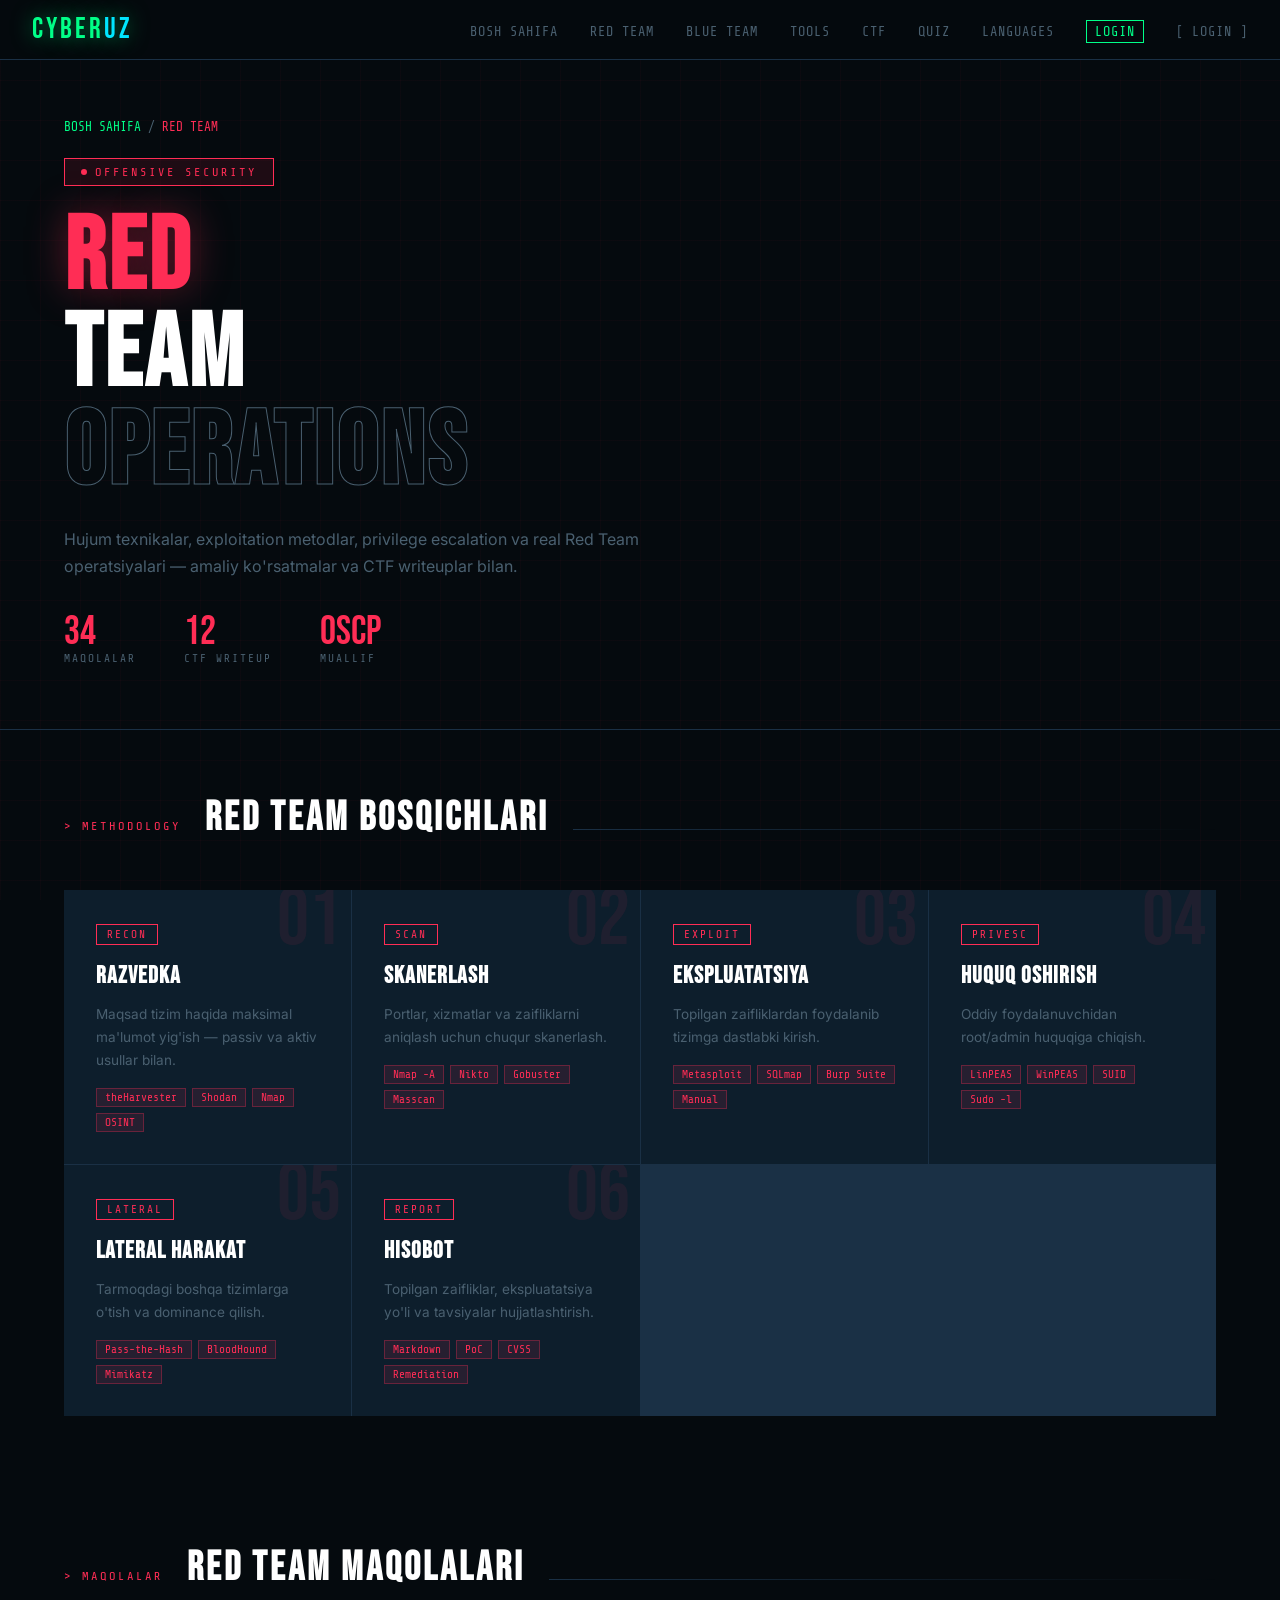
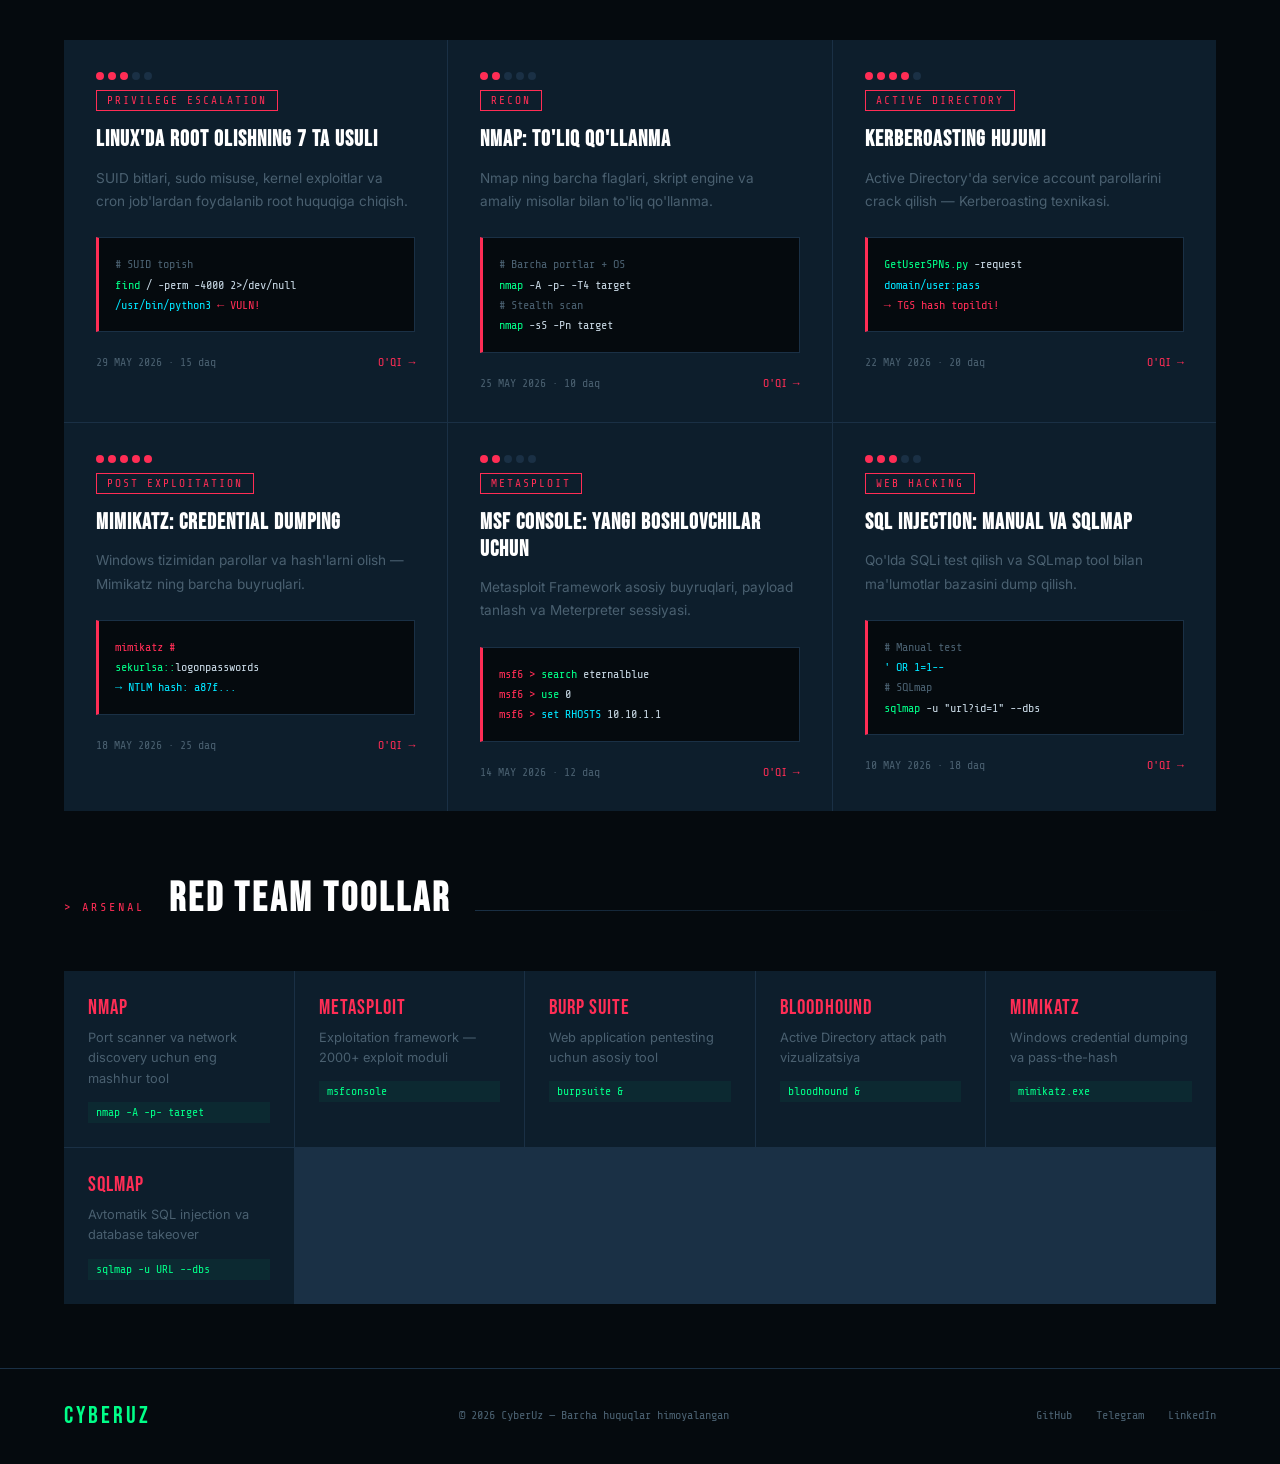
<file: red-team.html>
<!DOCTYPE html>
<html lang="uz">
<head>
  <meta charset="UTF-8"/>
  <meta name="viewport" content="width=device-width, initial-scale=1.0"/>
  <title>Red Team — CyberUz</title>
  <link href="https://fonts.googleapis.com/css2?family=Share+Tech+Mono&family=Bebas+Neue&family=Inter:wght@300;400;600&display=swap" rel="stylesheet"/>
  <style>
    :root {
      --bg: #050a0e;
      --bg2: #0a1520;
      --green: #00ff88;
      --cyan: #00e5ff;
      --red: #ff2d55;
      --text: #c8d8e4;
      --muted: #4a6070;
      --card: #0d1e2c;
      --border: #1a3045;
    }

    * { margin: 0; padding: 0; box-sizing: border-box; }

    body {
      background: var(--bg);
      color: var(--text);
      font-family: 'Inter', sans-serif;
      overflow-x: hidden;
    }

    body::before {
      content: '';
      position: fixed;
      inset: 0;
      background-image:
        linear-gradient(rgba(255,45,85,0.03) 1px, transparent 1px),
        linear-gradient(90deg, rgba(255,45,85,0.03) 1px, transparent 1px);
      background-size: 40px 40px;
      pointer-events: none;
      z-index: 0;
    }

    /* NAV */
    nav {
      position: fixed;
      top: 0; left: 0; right: 0;
      z-index: 100;
      background: rgba(5,10,14,0.95);
      backdrop-filter: blur(12px);
      border-bottom: 1px solid var(--border);
      padding: 0 2rem;
      height: 60px;
      display: flex;
      align-items: center;
      justify-content: space-between;
    }

    .logo {
      font-family: 'Bebas Neue', sans-serif;
      font-size: 1.8rem;
      letter-spacing: 3px;
      color: var(--green);
      text-decoration: none;
      text-shadow: 0 0 20px rgba(0,255,136,0.5);
    }

    .logo span { color: var(--cyan); }

    .nav-links {
      display: flex;
      gap: 2rem;
      list-style: none;
    }

    .nav-links a {
      font-family: 'Share Tech Mono', monospace;
      color: var(--muted);
      text-decoration: none;
      font-size: 0.85rem;
      letter-spacing: 1px;
      transition: color 0.3s;
    }

    .nav-links a:hover, .nav-links a.active { color: var(--red); }

    /* HERO */
    .hero {
      position: relative;
      z-index: 1;
      padding: 120px 4rem 4rem;
      border-bottom: 1px solid var(--border);
    }

    .breadcrumb {
      font-family: 'Share Tech Mono', monospace;
      font-size: 0.8rem;
      color: var(--muted);
      margin-bottom: 1.5rem;
      opacity: 0;
      animation: fadeUp 0.5s 0.1s forwards;
    }

    .breadcrumb a { color: var(--green); text-decoration: none; }
    .breadcrumb span { color: var(--red); }

    .hero-badge {
      display: inline-flex;
      align-items: center;
      gap: 8px;
      background: rgba(255,45,85,0.1);
      border: 1px solid var(--red);
      padding: 6px 16px;
      font-family: 'Share Tech Mono', monospace;
      font-size: 0.75rem;
      color: var(--red);
      letter-spacing: 3px;
      margin-bottom: 1.5rem;
      opacity: 0;
      animation: fadeUp 0.5s 0.2s forwards;
    }

    .hero-badge::before {
      content: '';
      width: 6px; height: 6px;
      border-radius: 50%;
      background: var(--red);
      animation: pulse-red 1.5s infinite;
    }

    @keyframes pulse-red {
      0%, 100% { box-shadow: 0 0 6px var(--red); }
      50% { box-shadow: none; }
    }

    .hero h1 {
      font-family: 'Bebas Neue', sans-serif;
      font-size: clamp(3.5rem, 8vw, 7rem);
      line-height: 0.95;
      letter-spacing: 3px;
      margin-bottom: 1.5rem;
      opacity: 0;
      animation: fadeUp 0.5s 0.3s forwards;
    }

    .hero h1 .t1 { color: var(--red); text-shadow: 0 0 40px rgba(255,45,85,0.4); }
    .hero h1 .t2 { color: #fff; }
    .hero h1 .t3 { color: transparent; -webkit-text-stroke: 1px var(--muted); }

    .hero-desc {
      max-width: 600px;
      font-size: 1rem;
      color: var(--muted);
      line-height: 1.7;
      margin-bottom: 2rem;
      opacity: 0;
      animation: fadeUp 0.5s 0.4s forwards;
    }

    .hero-stats {
      display: flex;
      gap: 3rem;
      opacity: 0;
      animation: fadeUp 0.5s 0.5s forwards;
    }

    .h-stat-num {
      font-family: 'Bebas Neue', sans-serif;
      font-size: 2.5rem;
      color: var(--red);
      line-height: 1;
    }

    .h-stat-label {
      font-family: 'Share Tech Mono', monospace;
      font-size: 0.7rem;
      color: var(--muted);
      letter-spacing: 2px;
    }

    /* METHODOLOGY */
    .section {
      position: relative;
      z-index: 1;
      padding: 4rem;
    }

    .section-header {
      display: flex;
      align-items: baseline;
      gap: 1.5rem;
      margin-bottom: 3rem;
    }

    .section-title {
      font-family: 'Bebas Neue', sans-serif;
      font-size: 2.5rem;
      letter-spacing: 3px;
      color: #fff;
    }

    .section-tag {
      font-family: 'Share Tech Mono', monospace;
      font-size: 0.75rem;
      color: var(--red);
      letter-spacing: 3px;
    }

    .section-line {
      flex: 1;
      height: 1px;
      background: linear-gradient(90deg, var(--border), transparent);
    }

    /* METHODOLOGY STEPS */
    .steps {
      display: grid;
      grid-template-columns: repeat(auto-fit, minmax(280px, 1fr));
      gap: 1px;
      background: var(--border);
      margin-bottom: 4rem;
    }

    .step {
      background: var(--card);
      padding: 2rem;
      position: relative;
      overflow: hidden;
      transition: background 0.3s;
    }

    .step:hover { background: #0f2335; }

    .step-num {
      font-family: 'Bebas Neue', sans-serif;
      font-size: 5rem;
      color: rgba(255,45,85,0.08);
      position: absolute;
      top: -10px; right: 10px;
      line-height: 1;
      pointer-events: none;
    }

    .step-icon {
      font-family: 'Share Tech Mono', monospace;
      font-size: 0.7rem;
      color: var(--red);
      letter-spacing: 2px;
      border: 1px solid var(--red);
      padding: 3px 10px;
      display: inline-block;
      margin-bottom: 1rem;
    }

    .step-title {
      font-family: 'Bebas Neue', sans-serif;
      font-size: 1.5rem;
      color: #fff;
      letter-spacing: 1px;
      margin-bottom: 0.8rem;
    }

    .step-desc {
      font-size: 0.85rem;
      color: var(--muted);
      line-height: 1.7;
      margin-bottom: 1rem;
    }

    .step-tools {
      display: flex;
      flex-wrap: wrap;
      gap: 6px;
    }

    .tool-tag {
      font-family: 'Share Tech Mono', monospace;
      font-size: 0.7rem;
      padding: 2px 8px;
      background: rgba(255,45,85,0.1);
      color: var(--red);
      border: 1px solid rgba(255,45,85,0.3);
    }

    /* ARTICLES */
    .articles-grid {
      display: grid;
      grid-template-columns: repeat(auto-fit, minmax(320px, 1fr));
      gap: 1px;
      background: var(--border);
    }

    .article-card {
      background: var(--card);
      padding: 2rem;
      cursor: pointer;
      transition: background 0.3s;
      position: relative;
      overflow: hidden;
    }

    .article-card::after {
      content: '';
      position: absolute;
      bottom: 0; left: 0; right: 0;
      height: 2px;
      background: var(--red);
      transform: scaleX(0);
      transition: transform 0.3s;
    }

    .article-card:hover { background: #0f2335; }
    .article-card:hover::after { transform: scaleX(1); }

    .article-tag {
      font-family: 'Share Tech Mono', monospace;
      font-size: 0.7rem;
      letter-spacing: 2px;
      padding: 3px 10px;
      border: 1px solid var(--red);
      color: var(--red);
      display: inline-block;
      margin-bottom: 1rem;
    }

    .article-title {
      font-family: 'Bebas Neue', sans-serif;
      font-size: 1.4rem;
      color: #fff;
      letter-spacing: 1px;
      line-height: 1.2;
      margin-bottom: 0.8rem;
    }

    .article-desc {
      font-size: 0.85rem;
      color: var(--muted);
      line-height: 1.7;
      margin-bottom: 1.5rem;
    }

    /* Code snippet */
    .code-snippet {
      background: #050a0e;
      border: 1px solid var(--border);
      border-left: 3px solid var(--red);
      padding: 1rem;
      font-family: 'Share Tech Mono', monospace;
      font-size: 0.75rem;
      line-height: 1.7;
      margin-bottom: 1.5rem;
    }

    .c-red { color: var(--red); }
    .c-green { color: var(--green); }
    .c-cyan { color: var(--cyan); }
    .c-muted { color: var(--muted); }

    .article-meta {
      display: flex;
      justify-content: space-between;
      align-items: center;
      font-family: 'Share Tech Mono', monospace;
      font-size: 0.72rem;
      color: var(--muted);
    }

    .article-read { color: var(--red); }
    .article-read::after { content: ' →'; }

    /* DIFFICULTY */
    .difficulty {
      display: flex;
      gap: 4px;
      margin-bottom: 0.5rem;
    }

    .diff-dot {
      width: 8px; height: 8px;
      border-radius: 50%;
      background: var(--border);
    }

    .diff-dot.active { background: var(--red); }

    /* TOOLS SECTION */
    .tools-grid {
      display: grid;
      grid-template-columns: repeat(auto-fit, minmax(200px, 1fr));
      gap: 1px;
      background: var(--border);
    }

    .tool-card {
      background: var(--card);
      padding: 1.5rem;
      transition: background 0.3s;
      cursor: pointer;
    }

    .tool-card:hover { background: #0f2335; }

    .tool-name {
      font-family: 'Bebas Neue', sans-serif;
      font-size: 1.3rem;
      color: var(--red);
      letter-spacing: 1px;
      margin-bottom: 0.5rem;
    }

    .tool-desc {
      font-size: 0.8rem;
      color: var(--muted);
      line-height: 1.6;
      margin-bottom: 0.8rem;
    }

    .tool-cmd {
      font-family: 'Share Tech Mono', monospace;
      font-size: 0.72rem;
      color: var(--green);
      background: rgba(0,255,136,0.05);
      padding: 4px 8px;
    }

    /* FOOTER */
    footer {
      position: relative;
      z-index: 1;
      border-top: 1px solid var(--border);
      padding: 2rem 4rem;
      display: flex;
      align-items: center;
      justify-content: space-between;
    }

    .footer-logo {
      font-family: 'Bebas Neue', sans-serif;
      font-size: 1.5rem;
      color: var(--green);
      letter-spacing: 3px;
      text-decoration: none;
    }

    .footer-copy {
      font-family: 'Share Tech Mono', monospace;
      font-size: 0.75rem;
      color: var(--muted);
    }

    .footer-links {
      display: flex;
      gap: 1.5rem;
    }

    .footer-links a {
      font-family: 'Share Tech Mono', monospace;
      font-size: 0.75rem;
      color: var(--muted);
      text-decoration: none;
      transition: color 0.3s;
    }

    .footer-links a:hover { color: var(--green); }

    @keyframes fadeUp {
      from { opacity: 0; transform: translateY(20px); }
      to { opacity: 1; transform: translateY(0); }
    }

    @media (max-width: 768px) {
      nav { padding: 0 1.5rem; }
      .nav-links { display: none; }
      .hero { padding: 100px 1.5rem 3rem; }
      .hero-stats { gap: 1.5rem; }
      .section { padding: 3rem 1.5rem; }
      footer { flex-direction: column; gap: 1rem; text-align: center; padding: 2rem 1.5rem; }
    }
  </style>
</head>
<body>

<!-- NAV -->
<nav>
  <a href="index.html" class="logo">Cyber<span>Uz</span></a>
  <ul class="nav-links">
   <li><a href="index.html">BOSH SAHIFA</a></li>
<li><a href="red-team.html">RED TEAM</a></li>
<li><a href="blue-team.html">BLUE TEAM</a></li>
<li><a href="tools.html">TOOLS</a></li>
<li><a href="ctf.html">CTF</a></li>
<li><a href="/quiz.html">QUIZ</a></li>
    <li><a href="languages.html">LANGUAGES</a></li>
<li><a href="login.html" style="color:var(--green);border:1px solid var(--green);padding:3px 8px;">LOGIN</a></li>
<li><a href="login.html">[ LOGIN ]</a></li>
</ul>
</nav>

<!-- HERO -->
<section class="hero">
  <div class="breadcrumb">
    <a href="index.html">BOSH SAHIFA</a> / <span>RED TEAM</span>
  </div>
  <div class="hero-badge">OFFENSIVE SECURITY</div>
  <h1>
    <div class="t1">RED</div>
    <div class="t2">TEAM</div>
    <div class="t3">OPERATIONS</div>
  </h1>
  <p class="hero-desc">
    Hujum texnikalar, exploitation metodlar, privilege escalation va real Red Team operatsiyalari — amaliy ko'rsatmalar va CTF writeuplar bilan.
  </p>
  <div class="hero-stats">
    <div>
      <div class="h-stat-num">34</div>
      <div class="h-stat-label">MAQOLALAR</div>
    </div>
    <div>
      <div class="h-stat-num">12</div>
      <div class="h-stat-label">CTF WRITEUP</div>
    </div>
    <div>
      <div class="h-stat-num">OSCP</div>
      <div class="h-stat-label">MUALLIF</div>
    </div>
  </div>
</section>

<!-- METHODOLOGY -->
<section class="section">
  <div class="section-header">
    <span class="section-tag">> METHODOLOGY</span>
    <h2 class="section-title">RED TEAM BOSQICHLARI</h2>
    <div class="section-line"></div>
  </div>

  <div class="steps">
    <div class="step">
      <div class="step-num">01</div>
      <div class="step-icon">RECON</div>
      <h3 class="step-title">Razvedka</h3>
      <p class="step-desc">Maqsad tizim haqida maksimal ma'lumot yig'ish — passiv va aktiv usullar bilan.</p>
      <div class="step-tools">
        <span class="tool-tag">theHarvester</span>
        <span class="tool-tag">Shodan</span>
        <span class="tool-tag">Nmap</span>
        <span class="tool-tag">OSINT</span>
      </div>
    </div>

    <div class="step">
      <div class="step-num">02</div>
      <div class="step-icon">SCAN</div>
      <h3 class="step-title">Skanerlash</h3>
      <p class="step-desc">Portlar, xizmatlar va zaifliklarni aniqlash uchun chuqur skanerlash.</p>
      <div class="step-tools">
        <span class="tool-tag">Nmap -A</span>
        <span class="tool-tag">Nikto</span>
        <span class="tool-tag">Gobuster</span>
        <span class="tool-tag">Masscan</span>
      </div>
    </div>

    <div class="step">
      <div class="step-num">03</div>
      <div class="step-icon">EXPLOIT</div>
      <h3 class="step-title">Ekspluatatsiya</h3>
      <p class="step-desc">Topilgan zaifliklardan foydalanib tizimga dastlabki kirish.</p>
      <div class="step-tools">
        <span class="tool-tag">Metasploit</span>
        <span class="tool-tag">SQLmap</span>
        <span class="tool-tag">Burp Suite</span>
        <span class="tool-tag">Manual</span>
      </div>
    </div>

    <div class="step">
      <div class="step-num">04</div>
      <div class="step-icon">PRIVESC</div>
      <h3 class="step-title">Huquq Oshirish</h3>
      <p class="step-desc">Oddiy foydalanuvchidan root/admin huquqiga chiqish.</p>
      <div class="step-tools">
        <span class="tool-tag">LinPEAS</span>
        <span class="tool-tag">WinPEAS</span>
        <span class="tool-tag">SUID</span>
        <span class="tool-tag">Sudo -l</span>
      </div>
    </div>

    <div class="step">
      <div class="step-num">05</div>
      <div class="step-icon">LATERAL</div>
      <h3 class="step-title">Lateral Harakat</h3>
      <p class="step-desc">Tarmoqdagi boshqa tizimlarga o'tish va dominance qilish.</p>
      <div class="step-tools">
        <span class="tool-tag">Pass-the-Hash</span>
        <span class="tool-tag">BloodHound</span>
        <span class="tool-tag">Mimikatz</span>
      </div>
    </div>

    <div class="step">
      <div class="step-num">06</div>
      <div class="step-icon">REPORT</div>
      <h3 class="step-title">Hisobot</h3>
      <p class="step-desc">Topilgan zaifliklar, ekspluatatsiya yo'li va tavsiyalar hujjatlashtirish.</p>
      <div class="step-tools">
        <span class="tool-tag">Markdown</span>
        <span class="tool-tag">PoC</span>
        <span class="tool-tag">CVSS</span>
        <span class="tool-tag">Remediation</span>
      </div>
    </div>
  </div>
</section>

<!-- ARTICLES -->
<section class="section" style="padding-top: 0;">
  <div class="section-header">
    <span class="section-tag">> MAQOLALAR</span>
    <h2 class="section-title">RED TEAM MAQOLALARI</h2>
    <div class="section-line"></div>
  </div>

  <div class="articles-grid">

    <!-- Article 1 -->
    <div class="article-card">
      <div class="difficulty">
        <div class="diff-dot active"></div>
        <div class="diff-dot active"></div>
        <div class="diff-dot active"></div>
        <div class="diff-dot"></div>
        <div class="diff-dot"></div>
      </div>
      <span class="article-tag">PRIVILEGE ESCALATION</span>
      <h3 class="article-title">Linux'da Root Olishning 7 Ta Usuli</h3>
      <p class="article-desc">SUID bitlari, sudo misuse, kernel exploitlar va cron job'lardan foydalanib root huquqiga chiqish.</p>
      <div class="code-snippet">
        <span class="c-muted"># SUID topish</span><br>
        <span class="c-green">find</span> / -perm -4000 2>/dev/null<br>
        <span class="c-cyan">/usr/bin/python3</span> <span class="c-red">← VULN!</span>
      </div>
      <div class="article-meta">
        <span>29 MAY 2026 · 15 daq</span>
        <span class="article-read">O'QI</span>
      </div>
    </div>

    <!-- Article 2 -->
    <div class="article-card">
      <div class="difficulty">
        <div class="diff-dot active"></div>
        <div class="diff-dot active"></div>
        <div class="diff-dot"></div>
        <div class="diff-dot"></div>
        <div class="diff-dot"></div>
      </div>
      <span class="article-tag">RECON</span>
      <h3 class="article-title">Nmap: To'liq Qo'llanma</h3>
      <p class="article-desc">Nmap ning barcha flaglari, skript engine va amaliy misollar bilan to'liq qo'llanma.</p>
      <div class="code-snippet">
        <span class="c-muted"># Barcha portlar + OS</span><br>
        <span class="c-green">nmap</span> -A -p- -T4 target<br>
        <span class="c-muted"># Stealth scan</span><br>
        <span class="c-green">nmap</span> -sS -Pn target
      </div>
      <div class="article-meta">
        <span>25 MAY 2026 · 10 daq</span>
        <span class="article-read">O'QI</span>
      </div>
    </div>

    <!-- Article 3 -->
    <div class="article-card">
      <div class="difficulty">
        <div class="diff-dot active"></div>
        <div class="diff-dot active"></div>
        <div class="diff-dot active"></div>
        <div class="diff-dot active"></div>
        <div class="diff-dot"></div>
      </div>
      <span class="article-tag">ACTIVE DIRECTORY</span>
      <h3 class="article-title">Kerberoasting Hujumi</h3>
      <p class="article-desc">Active Directory'da service account parollarini crack qilish — Kerberoasting texnikasi.</p>
      <div class="code-snippet">
        <span class="c-green">GetUserSPNs.py</span> -request<br>
        <span class="c-cyan">domain/user:pass</span><br>
        <span class="c-red">→ TGS hash topildi!</span>
      </div>
      <div class="article-meta">
        <span>22 MAY 2026 · 20 daq</span>
        <span class="article-read">O'QI</span>
      </div>
    </div>

    <!-- Article 4 -->
    <div class="article-card">
      <div class="difficulty">
        <div class="diff-dot active"></div>
        <div class="diff-dot active"></div>
        <div class="diff-dot active"></div>
        <div class="diff-dot active"></div>
        <div class="diff-dot active"></div>
      </div>
      <span class="article-tag">POST EXPLOITATION</span>
      <h3 class="article-title">Mimikatz: Credential Dumping</h3>
      <p class="article-desc">Windows tizimidan parollar va hash'larni olish — Mimikatz ning barcha buyruqlari.</p>
      <div class="code-snippet">
        <span class="c-red">mimikatz #</span><br>
        <span class="c-green">sekurlsa::</span>logonpasswords<br>
        <span class="c-cyan">→ NTLM hash: a87f...</span>
      </div>
      <div class="article-meta">
        <span>18 MAY 2026 · 25 daq</span>
        <span class="article-read">O'QI</span>
      </div>
    </div>

    <!-- Article 5 -->
    <div class="article-card">
      <div class="difficulty">
        <div class="diff-dot active"></div>
        <div class="diff-dot active"></div>
        <div class="diff-dot"></div>
        <div class="diff-dot"></div>
        <div class="diff-dot"></div>
      </div>
      <span class="article-tag">METASPLOIT</span>
      <h3 class="article-title">MSF Console: Yangi Boshlovchilar Uchun</h3>
      <p class="article-desc">Metasploit Framework asosiy buyruqlari, payload tanlash va Meterpreter sessiyasi.</p>
      <div class="code-snippet">
        <span class="c-red">msf6 ></span> <span class="c-green">search</span> eternalblue<br>
        <span class="c-red">msf6 ></span> <span class="c-green">use</span> 0<br>
        <span class="c-red">msf6 ></span> <span class="c-cyan">set RHOSTS</span> 10.10.1.1
      </div>
      <div class="article-meta">
        <span>14 MAY 2026 · 12 daq</span>
        <span class="article-read">O'QI</span>
      </div>
    </div>

    <!-- Article 6 -->
    <div class="article-card">
      <div class="difficulty">
        <div class="diff-dot active"></div>
        <div class="diff-dot active"></div>
        <div class="diff-dot active"></div>
        <div class="diff-dot"></div>
        <div class="diff-dot"></div>
      </div>
      <span class="article-tag">WEB HACKING</span>
      <h3 class="article-title">SQL Injection: Manual va SQLmap</h3>
      <p class="article-desc">Qo'lda SQLi test qilish va SQLmap tool bilan ma'lumotlar bazasini dump qilish.</p>
      <div class="code-snippet">
        <span class="c-muted"># Manual test</span><br>
        <span class="c-cyan">' OR 1=1--</span><br>
        <span class="c-muted"># SQLmap</span><br>
        <span class="c-green">sqlmap</span> -u "url?id=1" --dbs
      </div>
      <div class="article-meta">
        <span>10 MAY 2026 · 18 daq</span>
        <span class="article-read">O'QI</span>
      </div>
    </div>

  </div>
</section>

<!-- TOOLS -->
<section class="section" style="padding-top: 0;">
  <div class="section-header">
    <span class="section-tag">> ARSENAL</span>
    <h2 class="section-title">RED TEAM TOOLLAR</h2>
    <div class="section-line"></div>
  </div>

  <div class="tools-grid">
    <div class="tool-card">
      <div class="tool-name">NMAP</div>
      <div class="tool-desc">Port scanner va network discovery uchun eng mashhur tool</div>
      <div class="tool-cmd">nmap -A -p- target</div>
    </div>
    <div class="tool-card">
      <div class="tool-name">METASPLOIT</div>
      <div class="tool-desc">Exploitation framework — 2000+ exploit moduli</div>
      <div class="tool-cmd">msfconsole</div>
    </div>
    <div class="tool-card">
      <div class="tool-name">BURP SUITE</div>
      <div class="tool-desc">Web application pentesting uchun asosiy tool</div>
      <div class="tool-cmd">burpsuite &</div>
    </div>
    <div class="tool-card">
      <div class="tool-name">BLOODHOUND</div>
      <div class="tool-desc">Active Directory attack path vizualizatsiya</div>
      <div class="tool-cmd">bloodhound &</div>
    </div>
    <div class="tool-card">
      <div class="tool-name">MIMIKATZ</div>
      <div class="tool-desc">Windows credential dumping va pass-the-hash</div>
      <div class="tool-cmd">mimikatz.exe</div>
    </div>
    <div class="tool-card">
      <div class="tool-name">SQLMAP</div>
      <div class="tool-desc">Avtomatik SQL injection va database takeover</div>
      <div class="tool-cmd">sqlmap -u URL --dbs</div>
    </div>
  </div>
</section>

<!-- FOOTER -->
<footer>
  <a href="index.html" class="footer-logo">CYBERUZ</a>
  <div class="footer-copy">© 2026 CyberUz — Barcha huquqlar himoyalangan</div>
  <div class="footer-links">
    <a href="#">GitHub</a>
    <a href="#">Telegram</a>
    <a href="#">LinkedIn</a>
  </div>
</footer>

</body>
</html>
</file>
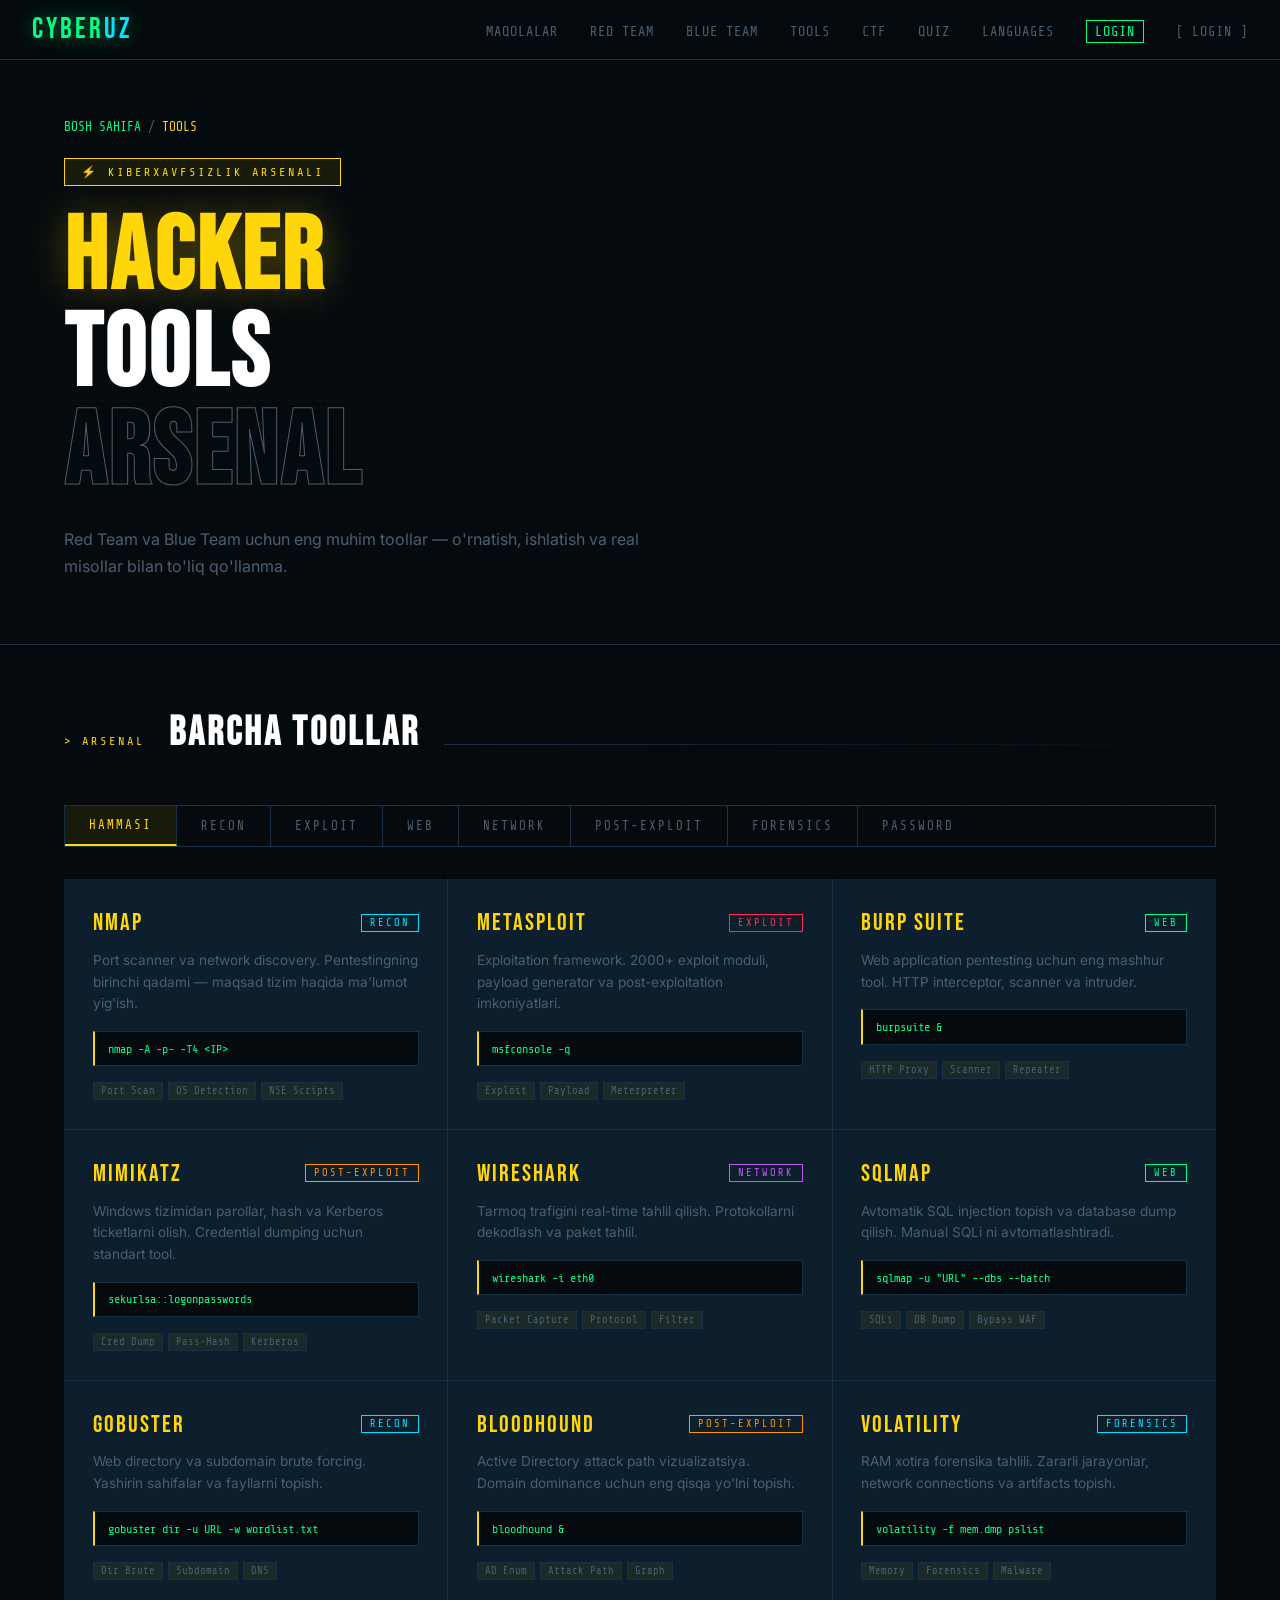
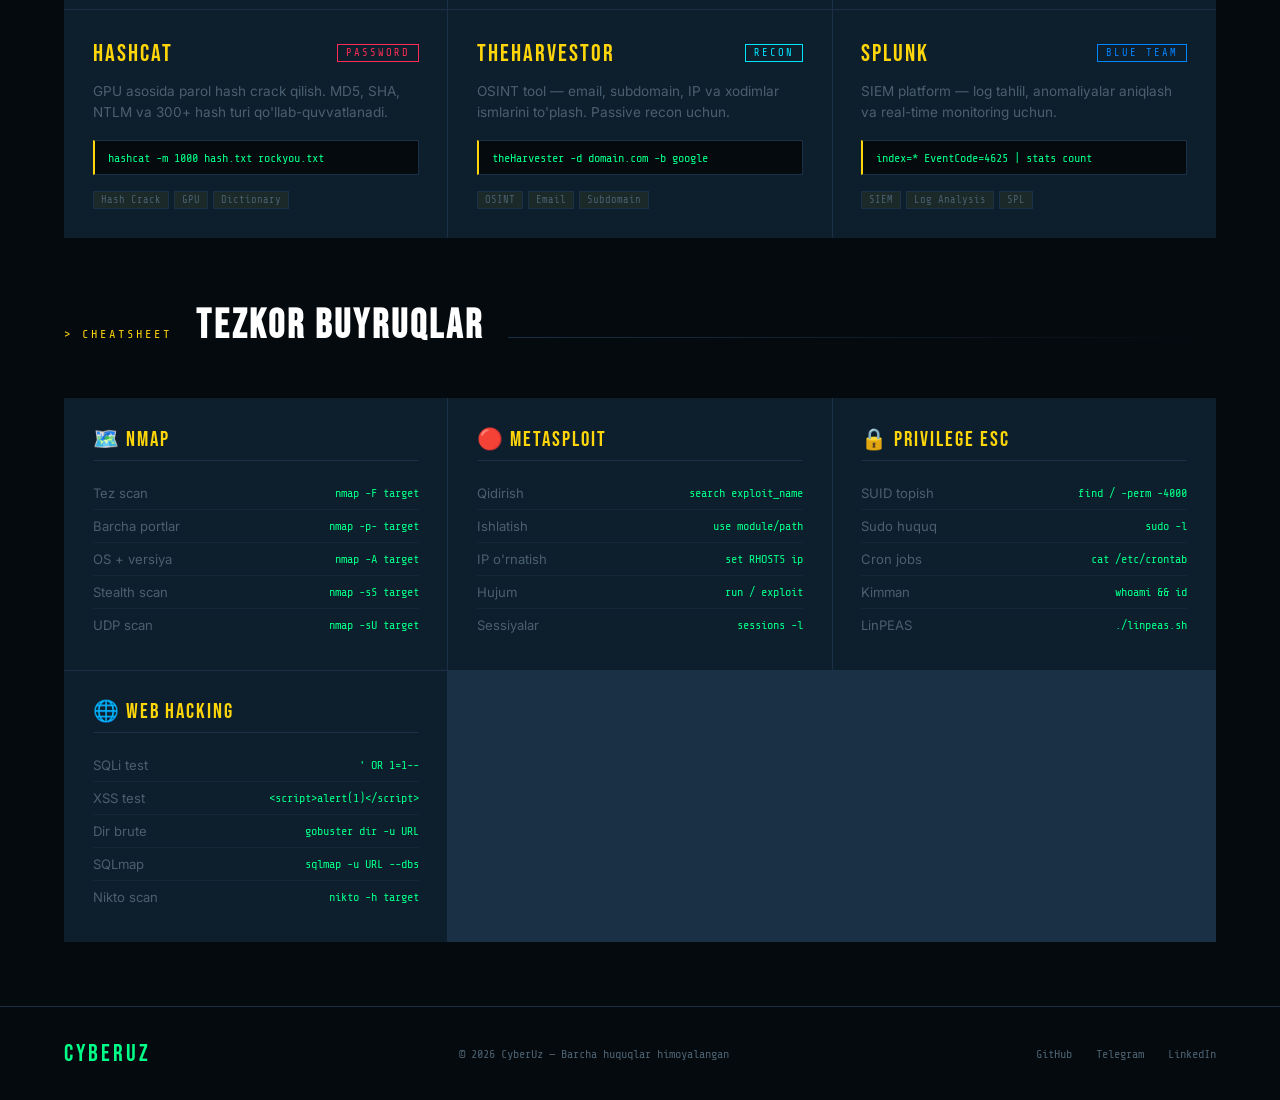
<file: tools.html>
<!DOCTYPE html>
<html lang="uz">
<head>
  <meta charset="UTF-8"/>
  <meta name="viewport" content="width=device-width, initial-scale=1.0"/>
  <title>Tools — CyberUz</title>
  <link href="https://fonts.googleapis.com/css2?family=Share+Tech+Mono&family=Bebas+Neue&family=Inter:wght@300;400;600&display=swap" rel="stylesheet"/>
  <style>
    :root {
      --bg: #050a0e;
      --green: #00ff88;
      --cyan: #00e5ff;
      --yellow: #ffd60a;
      --red: #ff2d55;
      --text: #c8d8e4;
      --muted: #4a6070;
      --card: #0d1e2c;
      --border: #1a3045;
    }

    * { margin: 0; padding: 0; box-sizing: border-box; }

    body {
      background: var(--bg);
      color: var(--text);
      font-family: 'Inter', sans-serif;
      overflow-x: hidden;
    }

    body::before {
      content: '';
      position: fixed;
      inset: 0;
      background-image:
        linear-gradient(rgba(255,214,10,0.02) 1px, transparent 1px),
        linear-gradient(90deg, rgba(255,214,10,0.02) 1px, transparent 1px);
      background-size: 40px 40px;
      pointer-events: none;
      z-index: 0;
    }

    nav {
      position: fixed;
      top: 0; left: 0; right: 0;
      z-index: 100;
      background: rgba(5,10,14,0.95);
      backdrop-filter: blur(12px);
      border-bottom: 1px solid var(--border);
      padding: 0 2rem;
      height: 60px;
      display: flex;
      align-items: center;
      justify-content: space-between;
    }

    .logo {
      font-family: 'Bebas Neue', sans-serif;
      font-size: 1.8rem;
      letter-spacing: 3px;
      color: var(--green);
      text-decoration: none;
      text-shadow: 0 0 20px rgba(0,255,136,0.5);
    }

    .logo span { color: var(--cyan); }

    .nav-links {
      display: flex;
      gap: 2rem;
      list-style: none;
    }

    .nav-links a {
      font-family: 'Share Tech Mono', monospace;
      color: var(--muted);
      text-decoration: none;
      font-size: 0.85rem;
      letter-spacing: 1px;
      transition: color 0.3s;
    }

    .nav-links a:hover { color: var(--yellow); }
    .nav-links a.active { color: var(--yellow); }

    .hero {
      position: relative;
      z-index: 1;
      padding: 120px 4rem 4rem;
      border-bottom: 1px solid var(--border);
      opacity: 0;
      animation: fadeUp 0.6s 0.1s forwards;
    }

    .breadcrumb {
      font-family: 'Share Tech Mono', monospace;
      font-size: 0.8rem;
      color: var(--muted);
      margin-bottom: 1.5rem;
    }

    .breadcrumb a { color: var(--green); text-decoration: none; }
    .breadcrumb span { color: var(--yellow); }

    .hero-badge {
      display: inline-flex;
      align-items: center;
      gap: 8px;
      background: rgba(255,214,10,0.08);
      border: 1px solid var(--yellow);
      padding: 6px 16px;
      font-family: 'Share Tech Mono', monospace;
      font-size: 0.75rem;
      color: var(--yellow);
      letter-spacing: 3px;
      margin-bottom: 1.5rem;
    }

    .hero h1 {
      font-family: 'Bebas Neue', sans-serif;
      font-size: clamp(3.5rem, 8vw, 7rem);
      line-height: 0.95;
      letter-spacing: 3px;
      margin-bottom: 1.5rem;
    }

    .hero h1 .t1 { color: var(--yellow); text-shadow: 0 0 40px rgba(255,214,10,0.3); }
    .hero h1 .t2 { color: #fff; }
    .hero h1 .t3 { color: transparent; -webkit-text-stroke: 1px var(--muted); }

    .hero-desc {
      max-width: 600px;
      font-size: 1rem;
      color: var(--muted);
      line-height: 1.7;
    }

    .section {
      position: relative;
      z-index: 1;
      padding: 4rem;
    }

    .section-header {
      display: flex;
      align-items: baseline;
      gap: 1.5rem;
      margin-bottom: 3rem;
    }

    .section-title {
      font-family: 'Bebas Neue', sans-serif;
      font-size: 2.5rem;
      letter-spacing: 3px;
      color: #fff;
    }

    .section-tag {
      font-family: 'Share Tech Mono', monospace;
      font-size: 0.75rem;
      color: var(--yellow);
      letter-spacing: 3px;
    }

    .section-line {
      flex: 1;
      height: 1px;
      background: linear-gradient(90deg, var(--border), transparent);
    }

    /* CATEGORY TABS */
    .cat-tabs {
      display: flex;
      gap: 0;
      margin-bottom: 2rem;
      border: 1px solid var(--border);
      overflow-x: auto;
    }

    .cat-tab {
      font-family: 'Share Tech Mono', monospace;
      font-size: 0.78rem;
      letter-spacing: 2px;
      padding: 0.75rem 1.5rem;
      color: var(--muted);
      cursor: pointer;
      border-right: 1px solid var(--border);
      white-space: nowrap;
      transition: all 0.3s;
      background: transparent;
      border-top: none;
      border-bottom: none;
      border-left: none;
    }

    .cat-tab:last-child { border-right: none; }
    .cat-tab:hover { color: var(--yellow); background: rgba(255,214,10,0.05); }
    .cat-tab.active { color: var(--yellow); background: rgba(255,214,10,0.08); border-bottom: 2px solid var(--yellow); }

    /* TOOLS GRID */
    .tools-grid {
      display: grid;
      grid-template-columns: repeat(auto-fill, minmax(300px, 1fr));
      gap: 1px;
      background: var(--border);
    }

    .tool-card {
      background: var(--card);
      padding: 1.8rem;
      position: relative;
      overflow: hidden;
      cursor: pointer;
      transition: background 0.3s;
    }

    .tool-card:hover { background: #0f2335; }

    .tool-card::before {
      content: '';
      position: absolute;
      top: 0; left: 0;
      width: 100%; height: 2px;
      background: var(--yellow);
      transform: scaleX(0);
      transition: transform 0.3s;
    }

    .tool-card:hover::before { transform: scaleX(1); }

    .tool-header {
      display: flex;
      align-items: center;
      justify-content: space-between;
      margin-bottom: 0.8rem;
    }

    .tool-name {
      font-family: 'Bebas Neue', sans-serif;
      font-size: 1.5rem;
      color: var(--yellow);
      letter-spacing: 2px;
    }

    .tool-cat {
      font-family: 'Share Tech Mono', monospace;
      font-size: 0.65rem;
      letter-spacing: 2px;
      padding: 2px 8px;
      border: 1px solid;
    }

    .cat-recon { color: var(--cyan); border-color: var(--cyan); }
    .cat-exploit { color: var(--red); border-color: var(--red); }
    .cat-post { color: #ff9500; border-color: #ff9500; }
    .cat-web { color: var(--green); border-color: var(--green); }
    .cat-network { color: #bf5af2; border-color: #bf5af2; }
    .cat-forensics { color: var(--cyan); border-color: var(--cyan); }
    .cat-blue { color: #0084ff; border-color: #0084ff; }
    .cat-password { color: var(--red); border-color: var(--red); }

    .tool-desc {
      font-size: 0.85rem;
      color: var(--muted);
      line-height: 1.6;
      margin-bottom: 1rem;
    }

    .tool-cmd {
      background: #050a0e;
      border: 1px solid var(--border);
      border-left: 2px solid var(--yellow);
      padding: 0.6rem 0.8rem;
      font-family: 'Share Tech Mono', monospace;
      font-size: 0.75rem;
      color: var(--green);
      margin-bottom: 1rem;
    }

    .tool-tags {
      display: flex;
      flex-wrap: wrap;
      gap: 5px;
    }

    .t-tag {
      font-family: 'Share Tech Mono', monospace;
      font-size: 0.65rem;
      padding: 2px 7px;
      background: rgba(255,214,10,0.06);
      color: var(--muted);
      border: 1px solid var(--border);
    }

    /* CHEATSHEET */
    .cheatsheet {
      display: grid;
      grid-template-columns: repeat(auto-fit, minmax(320px, 1fr));
      gap: 1px;
      background: var(--border);
    }

    .cheat-card {
      background: var(--card);
      padding: 1.8rem;
    }

    .cheat-title {
      font-family: 'Bebas Neue', sans-serif;
      font-size: 1.3rem;
      color: var(--yellow);
      letter-spacing: 2px;
      margin-bottom: 1rem;
      padding-bottom: 0.5rem;
      border-bottom: 1px solid var(--border);
    }

    .cheat-item {
      display: flex;
      justify-content: space-between;
      align-items: center;
      padding: 0.5rem 0;
      border-bottom: 1px solid rgba(26,48,69,0.5);
      font-size: 0.82rem;
    }

    .cheat-item:last-child { border-bottom: none; }

    .cheat-label { color: var(--muted); }
    .cheat-cmd {
      font-family: 'Share Tech Mono', monospace;
      font-size: 0.75rem;
      color: var(--green);
    }

    footer {
      position: relative;
      z-index: 1;
      border-top: 1px solid var(--border);
      padding: 2rem 4rem;
      display: flex;
      align-items: center;
      justify-content: space-between;
    }

    .footer-logo {
      font-family: 'Bebas Neue', sans-serif;
      font-size: 1.5rem;
      color: var(--green);
      letter-spacing: 3px;
      text-decoration: none;
    }

    .footer-copy {
      font-family: 'Share Tech Mono', monospace;
      font-size: 0.75rem;
      color: var(--muted);
    }

    .footer-links {
      display: flex;
      gap: 1.5rem;
    }

    .footer-links a {
      font-family: 'Share Tech Mono', monospace;
      font-size: 0.75rem;
      color: var(--muted);
      text-decoration: none;
      transition: color 0.3s;
    }

    .footer-links a:hover { color: var(--green); }

    @keyframes fadeUp {
      from { opacity: 0; transform: translateY(20px); }
      to { opacity: 1; transform: translateY(0); }
    }

    @media (max-width: 768px) {
      nav { padding: 0 1.5rem; }
      .nav-links { display: none; }
      .hero { padding: 100px 1.5rem 3rem; }
      .section { padding: 3rem 1.5rem; }
      footer { flex-direction: column; gap: 1rem; text-align: center; padding: 2rem 1.5rem; }
    }
  </style>
</head>
<body>

<nav>
  <a href="index.html" class="logo">Cyber<span>Uz</span></a>
 <ul class="nav-links">
  <li><a href="#">MAQOLALAR</a></li>
 <li><a href="red-team.html">RED TEAM</a></li>
<li><a href="blue-team.html">BLUE TEAM</a></li>
<li><a href="tools.html">TOOLS</a></li>
<li><a href="ctf.html">CTF</a></li>
<li><a href="/quiz.html">QUIZ</a></li>
   <li><a href="languages.html">LANGUAGES</a></li>
<li><a href="login.html" style="color:var(--green);border:1px solid var(--green);padding:3px 8px;">LOGIN</a></li>
<li><a href="login.html">[ LOGIN ]</a></li>
</ul>
</nav>

<section class="hero">
  <div class="breadcrumb">
    <a href="index.html">BOSH SAHIFA</a> / <span>TOOLS</span>
  </div>
  <div class="hero-badge">⚡ KIBERXAVFSIZLIK ARSENALI</div>
  <h1>
    <div class="t1">HACKER</div>
    <div class="t2">TOOLS</div>
    <div class="t3">ARSENAL</div>
  </h1>
  <p class="hero-desc">
    Red Team va Blue Team uchun eng muhim toollar — o'rnatish, ishlatish va real misollar bilan to'liq qo'llanma.
  </p>
</section>

<!-- ALL TOOLS -->
<section class="section">
  <div class="section-header">
    <span class="section-tag">> ARSENAL</span>
    <h2 class="section-title">BARCHA TOOLLAR</h2>
    <div class="section-line"></div>
  </div>

  <div class="cat-tabs">
    <button class="cat-tab active">HAMMASI</button>
    <button class="cat-tab">RECON</button>
    <button class="cat-tab">EXPLOIT</button>
    <button class="cat-tab">WEB</button>
    <button class="cat-tab">NETWORK</button>
    <button class="cat-tab">POST-EXPLOIT</button>
    <button class="cat-tab">FORENSICS</button>
    <button class="cat-tab">PASSWORD</button>
  </div>

  <div class="tools-grid">

    <div class="tool-card">
      <div class="tool-header">
        <div class="tool-name">NMAP</div>
        <span class="tool-cat cat-recon">RECON</span>
      </div>
      <p class="tool-desc">Port scanner va network discovery. Pentestingning birinchi qadami — maqsad tizim haqida ma'lumot yig'ish.</p>
      <div class="tool-cmd">nmap -A -p- -T4 &lt;IP&gt;</div>
      <div class="tool-tags">
        <span class="t-tag">Port Scan</span>
        <span class="t-tag">OS Detection</span>
        <span class="t-tag">NSE Scripts</span>
      </div>
    </div>

    <div class="tool-card">
      <div class="tool-header">
        <div class="tool-name">METASPLOIT</div>
        <span class="tool-cat cat-exploit">EXPLOIT</span>
      </div>
      <p class="tool-desc">Exploitation framework. 2000+ exploit moduli, payload generator va post-exploitation imkoniyatlari.</p>
      <div class="tool-cmd">msfconsole -q</div>
      <div class="tool-tags">
        <span class="t-tag">Exploit</span>
        <span class="t-tag">Payload</span>
        <span class="t-tag">Meterpreter</span>
      </div>
    </div>

    <div class="tool-card">
      <div class="tool-header">
        <div class="tool-name">BURP SUITE</div>
        <span class="tool-cat cat-web">WEB</span>
      </div>
      <p class="tool-desc">Web application pentesting uchun eng mashhur tool. HTTP interceptor, scanner va intruder.</p>
      <div class="tool-cmd">burpsuite &</div>
      <div class="tool-tags">
        <span class="t-tag">HTTP Proxy</span>
        <span class="t-tag">Scanner</span>
        <span class="t-tag">Repeater</span>
      </div>
    </div>

    <div class="tool-card">
      <div class="tool-header">
        <div class="tool-name">MIMIKATZ</div>
        <span class="tool-cat cat-post">POST-EXPLOIT</span>
      </div>
      <p class="tool-desc">Windows tizimidan parollar, hash va Kerberos ticketlarni olish. Credential dumping uchun standart tool.</p>
      <div class="tool-cmd">sekurlsa::logonpasswords</div>
      <div class="tool-tags">
        <span class="t-tag">Cred Dump</span>
        <span class="t-tag">Pass-Hash</span>
        <span class="t-tag">Kerberos</span>
      </div>
    </div>

    <div class="tool-card">
      <div class="tool-header">
        <div class="tool-name">WIRESHARK</div>
        <span class="tool-cat cat-network">NETWORK</span>
      </div>
      <p class="tool-desc">Tarmoq trafigini real-time tahlil qilish. Protokollarni dekodlash va paket tahlil.</p>
      <div class="tool-cmd">wireshark -i eth0</div>
      <div class="tool-tags">
        <span class="t-tag">Packet Capture</span>
        <span class="t-tag">Protocol</span>
        <span class="t-tag">Filter</span>
      </div>
    </div>

    <div class="tool-card">
      <div class="tool-header">
        <div class="tool-name">SQLMAP</div>
        <span class="tool-cat cat-web">WEB</span>
      </div>
      <p class="tool-desc">Avtomatik SQL injection topish va database dump qilish. Manual SQLi ni avtomatlashtiradi.</p>
      <div class="tool-cmd">sqlmap -u "URL" --dbs --batch</div>
      <div class="tool-tags">
        <span class="t-tag">SQLi</span>
        <span class="t-tag">DB Dump</span>
        <span class="t-tag">Bypass WAF</span>
      </div>
    </div>

    <div class="tool-card">
      <div class="tool-header">
        <div class="tool-name">GOBUSTER</div>
        <span class="tool-cat cat-recon">RECON</span>
      </div>
      <p class="tool-desc">Web directory va subdomain brute forcing. Yashirin sahifalar va fayllarni topish.</p>
      <div class="tool-cmd">gobuster dir -u URL -w wordlist.txt</div>
      <div class="tool-tags">
        <span class="t-tag">Dir Brute</span>
        <span class="t-tag">Subdomain</span>
        <span class="t-tag">DNS</span>
      </div>
    </div>

    <div class="tool-card">
      <div class="tool-header">
        <div class="tool-name">BLOODHOUND</div>
        <span class="tool-cat cat-post">POST-EXPLOIT</span>
      </div>
      <p class="tool-desc">Active Directory attack path vizualizatsiya. Domain dominance uchun eng qisqa yo'lni topish.</p>
      <div class="tool-cmd">bloodhound &</div>
      <div class="tool-tags">
        <span class="t-tag">AD Enum</span>
        <span class="t-tag">Attack Path</span>
        <span class="t-tag">Graph</span>
      </div>
    </div>

    <div class="tool-card">
      <div class="tool-header">
        <div class="tool-name">VOLATILITY</div>
        <span class="tool-cat cat-forensics">FORENSICS</span>
      </div>
      <p class="tool-desc">RAM xotira forensika tahlili. Zararli jarayonlar, network connections va artifacts topish.</p>
      <div class="tool-cmd">volatility -f mem.dmp pslist</div>
      <div class="tool-tags">
        <span class="t-tag">Memory</span>
        <span class="t-tag">Forensics</span>
        <span class="t-tag">Malware</span>
      </div>
    </div>

    <div class="tool-card">
      <div class="tool-header">
        <div class="tool-name">HASHCAT</div>
        <span class="tool-cat cat-password">PASSWORD</span>
      </div>
      <p class="tool-desc">GPU asosida parol hash crack qilish. MD5, SHA, NTLM va 300+ hash turi qo'llab-quvvatlanadi.</p>
      <div class="tool-cmd">hashcat -m 1000 hash.txt rockyou.txt</div>
      <div class="tool-tags">
        <span class="t-tag">Hash Crack</span>
        <span class="t-tag">GPU</span>
        <span class="t-tag">Dictionary</span>
      </div>
    </div>

    <div class="tool-card">
      <div class="tool-header">
        <div class="tool-name">THEHARVESTOR</div>
        <span class="tool-cat cat-recon">RECON</span>
      </div>
      <p class="tool-desc">OSINT tool — email, subdomain, IP va xodimlar ismlarini to'plash. Passive recon uchun.</p>
      <div class="tool-cmd">theHarvester -d domain.com -b google</div>
      <div class="tool-tags">
        <span class="t-tag">OSINT</span>
        <span class="t-tag">Email</span>
        <span class="t-tag">Subdomain</span>
      </div>
    </div>

    <div class="tool-card">
      <div class="tool-header">
        <div class="tool-name">SPLUNK</div>
        <span class="tool-cat cat-blue">BLUE TEAM</span>
      </div>
      <p class="tool-desc">SIEM platform — log tahlil, anomaliyalar aniqlash va real-time monitoring uchun.</p>
      <div class="tool-cmd">index=* EventCode=4625 | stats count</div>
      <div class="tool-tags">
        <span class="t-tag">SIEM</span>
        <span class="t-tag">Log Analysis</span>
        <span class="t-tag">SPL</span>
      </div>
    </div>

  </div>
</section>

<!-- CHEATSHEET -->
<section class="section" style="padding-top: 0;">
  <div class="section-header">
    <span class="section-tag">> CHEATSHEET</span>
    <h2 class="section-title">TEZKOR BUYRUQLAR</h2>
    <div class="section-line"></div>
  </div>

  <div class="cheatsheet">
    <div class="cheat-card">
      <div class="cheat-title">🗺️ NMAP</div>
      <div class="cheat-item"><span class="cheat-label">Tez scan</span><span class="cheat-cmd">nmap -F target</span></div>
      <div class="cheat-item"><span class="cheat-label">Barcha portlar</span><span class="cheat-cmd">nmap -p- target</span></div>
      <div class="cheat-item"><span class="cheat-label">OS + versiya</span><span class="cheat-cmd">nmap -A target</span></div>
      <div class="cheat-item"><span class="cheat-label">Stealth scan</span><span class="cheat-cmd">nmap -sS target</span></div>
      <div class="cheat-item"><span class="cheat-label">UDP scan</span><span class="cheat-cmd">nmap -sU target</span></div>
    </div>

    <div class="cheat-card">
      <div class="cheat-title">🔴 METASPLOIT</div>
      <div class="cheat-item"><span class="cheat-label">Qidirish</span><span class="cheat-cmd">search exploit_name</span></div>
      <div class="cheat-item"><span class="cheat-label">Ishlatish</span><span class="cheat-cmd">use module/path</span></div>
      <div class="cheat-item"><span class="cheat-label">IP o'rnatish</span><span class="cheat-cmd">set RHOSTS ip</span></div>
      <div class="cheat-item"><span class="cheat-label">Hujum</span><span class="cheat-cmd">run / exploit</span></div>
      <div class="cheat-item"><span class="cheat-label">Sessiyalar</span><span class="cheat-cmd">sessions -l</span></div>
    </div>

    <div class="cheat-card">
      <div class="cheat-title">🔒 PRIVILEGE ESC</div>
      <div class="cheat-item"><span class="cheat-label">SUID topish</span><span class="cheat-cmd">find / -perm -4000</span></div>
      <div class="cheat-item"><span class="cheat-label">Sudo huquq</span><span class="cheat-cmd">sudo -l</span></div>
      <div class="cheat-item"><span class="cheat-label">Cron jobs</span><span class="cheat-cmd">cat /etc/crontab</span></div>
      <div class="cheat-item"><span class="cheat-label">Kimman</span><span class="cheat-cmd">whoami && id</span></div>
      <div class="cheat-item"><span class="cheat-label">LinPEAS</span><span class="cheat-cmd">./linpeas.sh</span></div>
    </div>

    <div class="cheat-card">
      <div class="cheat-title">🌐 WEB HACKING</div>
      <div class="cheat-item"><span class="cheat-label">SQLi test</span><span class="cheat-cmd">' OR 1=1--</span></div>
      <div class="cheat-item"><span class="cheat-label">XSS test</span><span class="cheat-cmd">&lt;script&gt;alert(1)&lt;/script&gt;</span></div>
      <div class="cheat-item"><span class="cheat-label">Dir brute</span><span class="cheat-cmd">gobuster dir -u URL</span></div>
      <div class="cheat-item"><span class="cheat-label">SQLmap</span><span class="cheat-cmd">sqlmap -u URL --dbs</span></div>
      <div class="cheat-item"><span class="cheat-label">Nikto scan</span><span class="cheat-cmd">nikto -h target</span></div>
    </div>
  </div>
</section>

<footer>
  <a href="index.html" class="footer-logo">CYBERUZ</a>
  <div class="footer-copy">© 2026 CyberUz — Barcha huquqlar himoyalangan</div>
  <div class="footer-links">
    <a href="#">GitHub</a>
    <a href="#">Telegram</a>
    <a href="#">LinkedIn</a>
  </div>
</footer>

</body>
</html>
</file>
